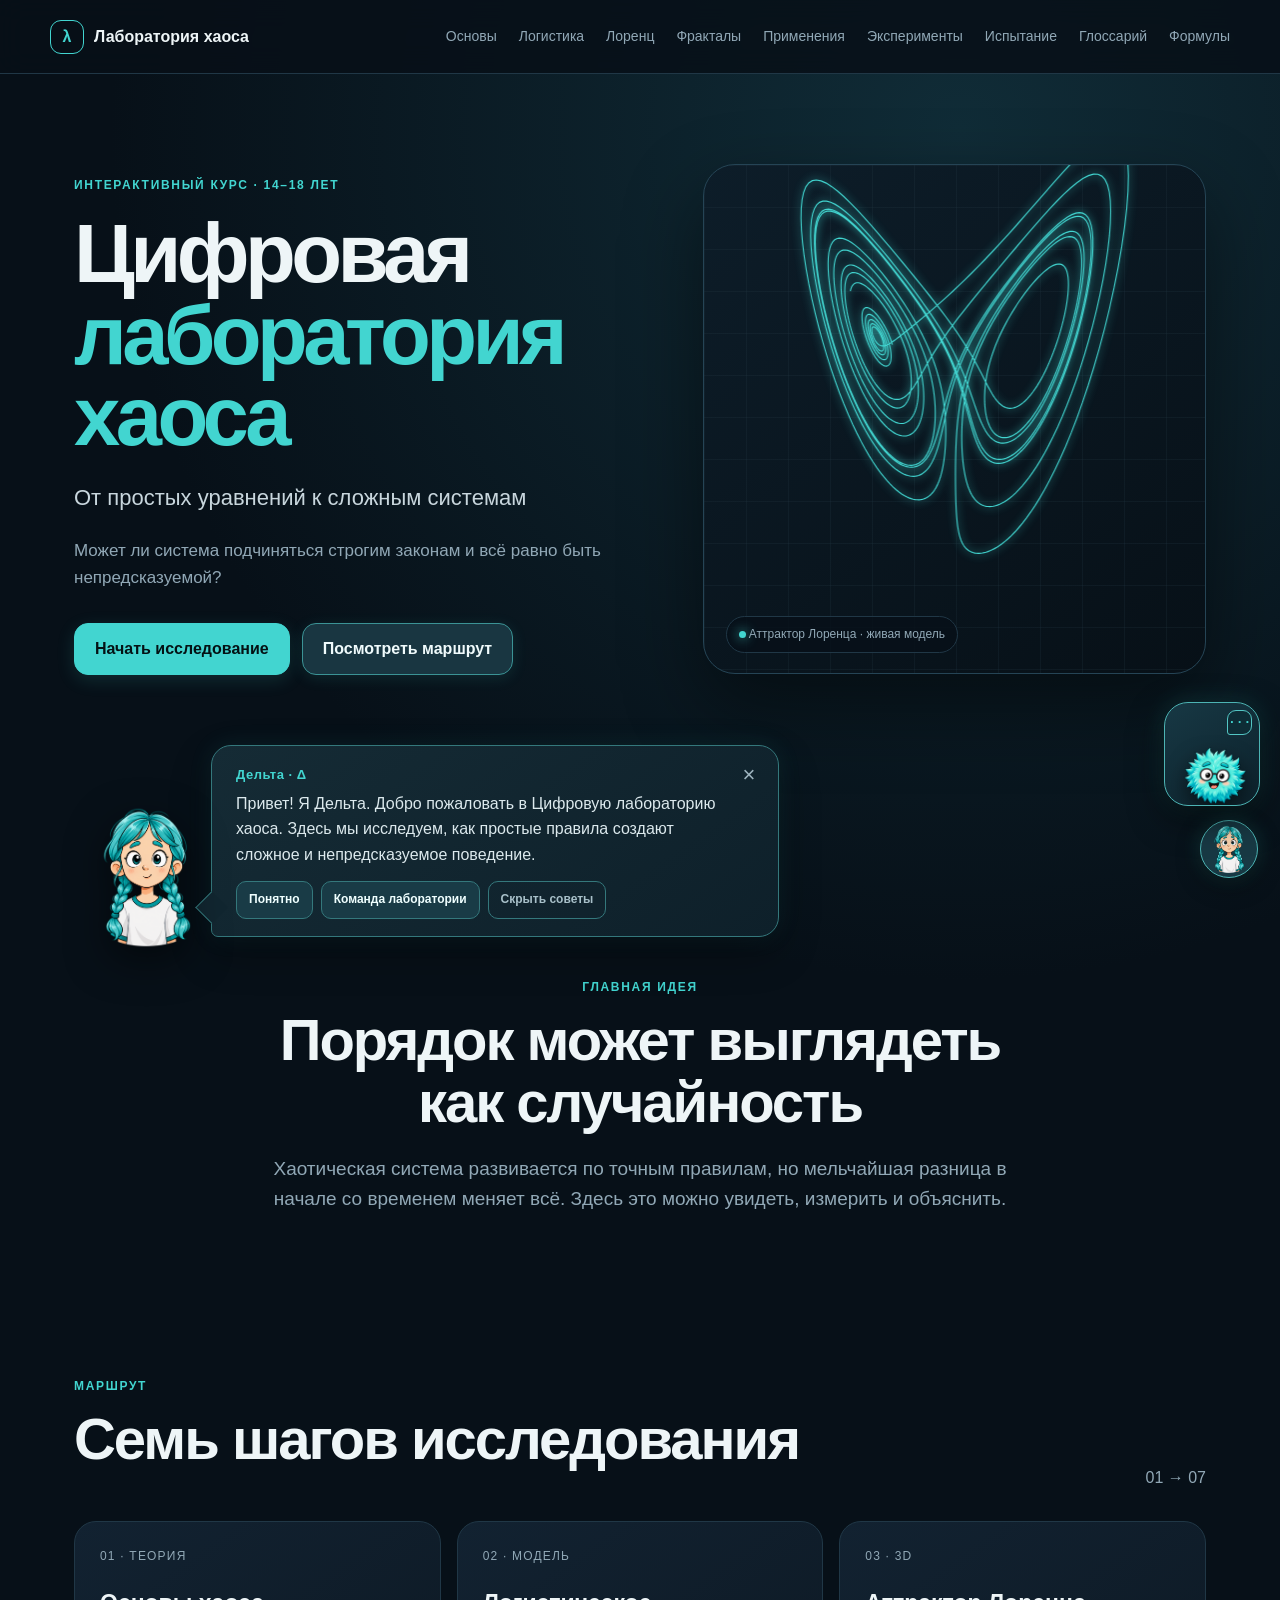
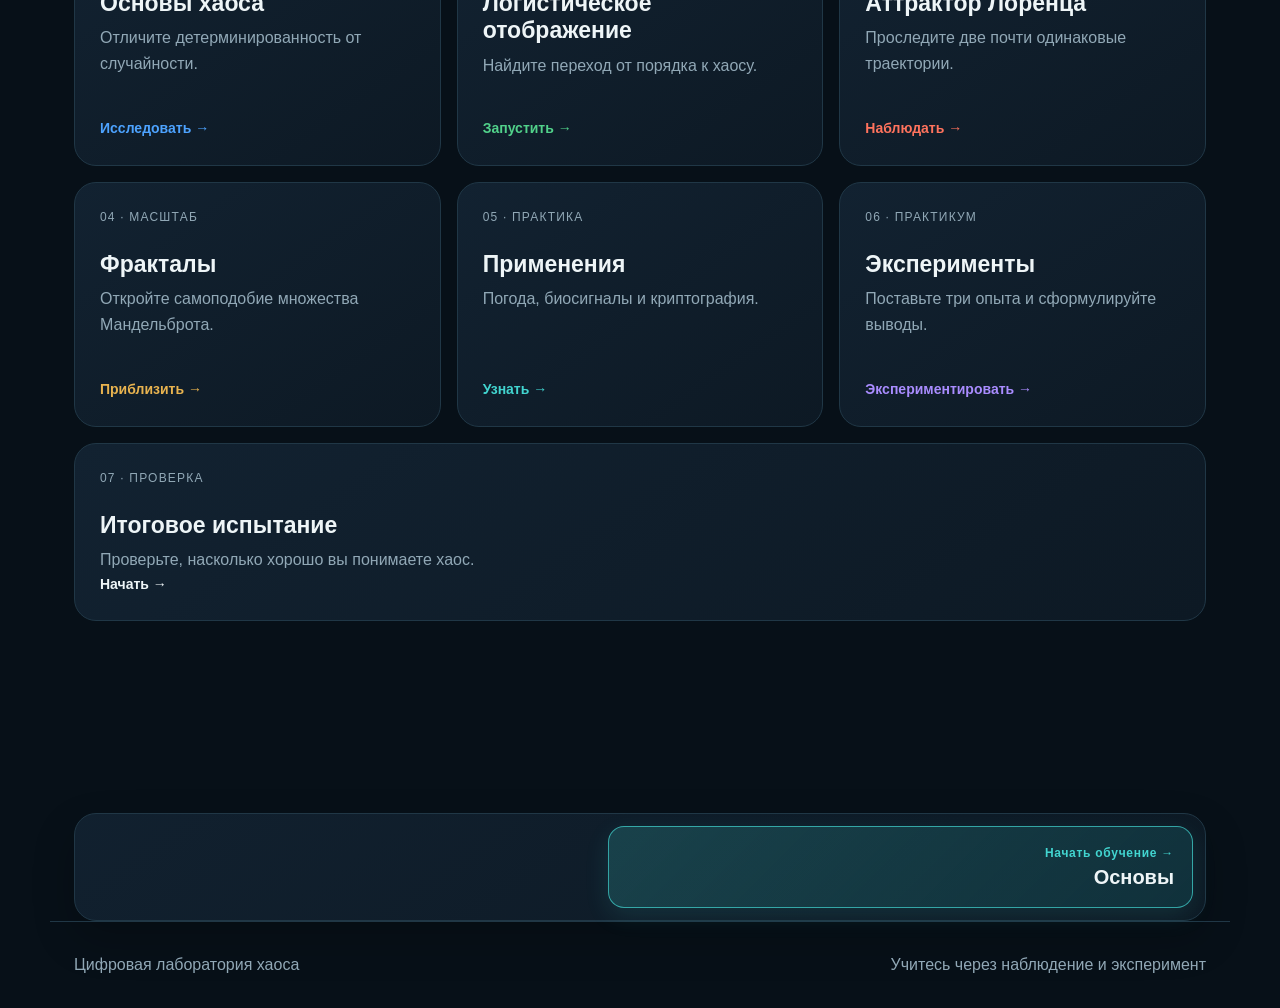
<file: index.html>
<!doctype html>
<html lang="ru">
<head>
  <meta charset="UTF-8"><meta name="viewport" content="width=device-width,initial-scale=1">
  <meta name="description" content="Интерактивная образовательная лаборатория по теории хаоса">
  <title>Цифровая лаборатория хаоса</title>
  <link rel="stylesheet" href="css/style.css">
</head>
<body data-page="home">
  <header class="site-header"><a class="brand" href="index.html"><span class="brand-mark">λ</span><span>Лаборатория хаоса</span></a><button class="menu-toggle" aria-label="Открыть меню" aria-expanded="false">Меню</button><nav class="nav" aria-label="Основная навигация"><a href="pages/basics.html">Основы</a><a href="pages/logistic.html">Логистика</a><a href="pages/lorenz.html">Лоренц</a><a href="pages/fractal.html">Фракталы</a><a href="pages/applications.html">Применения</a><a href="pages/experiments.html">Эксперименты</a><a href="pages/quiz.html">Испытание</a></nav></header>
  <main>
    <section class="hero">
      <div class="hero-copy"><p class="eyebrow">Интерактивный курс · 14–18 лет</p><h1>Цифровая<br><span>лаборатория хаоса</span></h1><p class="lead">От простых уравнений к сложным системам</p><p class="question">Может ли система подчиняться строгим законам и всё равно быть непредсказуемой?</p><div class="actions"><a class="button primary" href="pages/basics.html">Начать исследование</a><a class="button secondary" href="#route">Посмотреть маршрут</a></div></div>
      <div class="visual-card"><canvas id="lorenz-canvas" aria-label="Анимированная проекция аттрактора Лоренца"></canvas><div class="visual-label"><span class="status-dot"></span> Аттрактор Лоренца · живая модель</div></div>
    </section>
    <section class="intro"><p class="eyebrow">Главная идея</p><h2>Порядок может выглядеть как случайность</h2><p>Хаотическая система развивается по точным правилам, но мельчайшая разница в начале со временем меняет всё. Здесь это можно увидеть, измерить и объяснить.</p></section>
    <section class="section" id="route"><div class="section-heading"><div><p class="eyebrow">Маршрут</p><h2>Семь шагов исследования</h2></div><span class="progress-label">01 → 07</span></div><div class="card-grid">
      <a class="topic-card blue" href="pages/basics.html"><span>01 · Теория</span><h3>Основы хаоса</h3><p>Отличите детерминированность от случайности.</p><b>Исследовать →</b></a>
      <a class="topic-card green" href="pages/logistic.html"><span>02 · Модель</span><h3>Логистическое отображение</h3><p>Найдите переход от порядка к хаосу.</p><b>Запустить →</b></a>
      <a class="topic-card red" href="pages/lorenz.html"><span>03 · 3D</span><h3>Аттрактор Лоренца</h3><p>Проследите две почти одинаковые траектории.</p><b>Наблюдать →</b></a>
      <a class="topic-card ochre" href="pages/fractal.html"><span>04 · Масштаб</span><h3>Фракталы</h3><p>Откройте самоподобие множества Мандельброта.</p><b>Приблизить →</b></a>
      <a class="topic-card cyan" href="pages/applications.html"><span>05 · Практика</span><h3>Применения</h3><p>Погода, биосигналы и криптография.</p><b>Узнать →</b></a>
      <a class="topic-card violet" href="pages/experiments.html"><span>06 · Практикум</span><h3>Эксперименты</h3><p>Поставьте три опыта и сформулируйте выводы.</p><b>Экспериментировать →</b></a>
      <a class="topic-card final" href="pages/quiz.html"><span>07 · Проверка</span><h3>Итоговое испытание</h3><p>Проверьте, насколько хорошо вы понимаете хаос.</p><b>Начать →</b></a>
    </div></section>
  </main>
  <footer><span>Цифровая лаборатория хаоса</span><span>Учитесь через наблюдение и эксперимент</span></footer>
  <script src="js/common.js"></script><script src="js/home.js"></script>
</body></html>
</file>
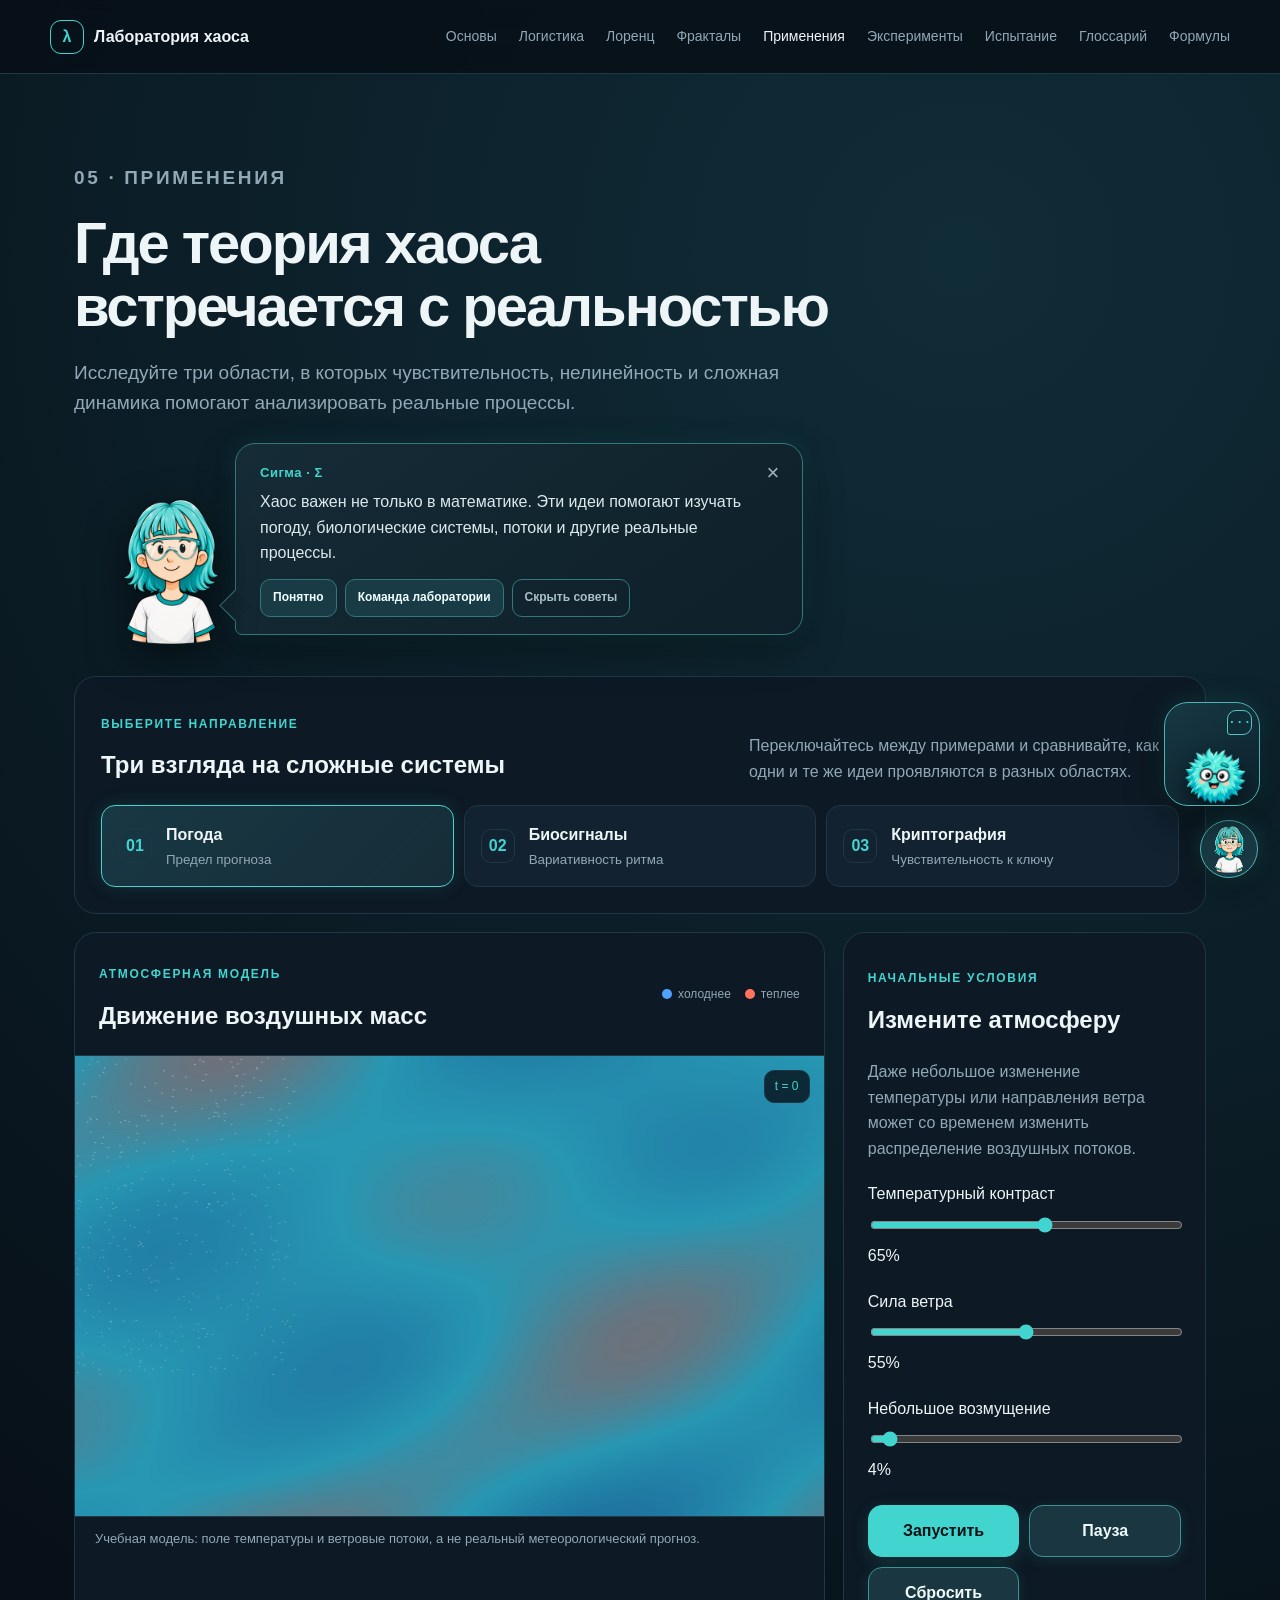
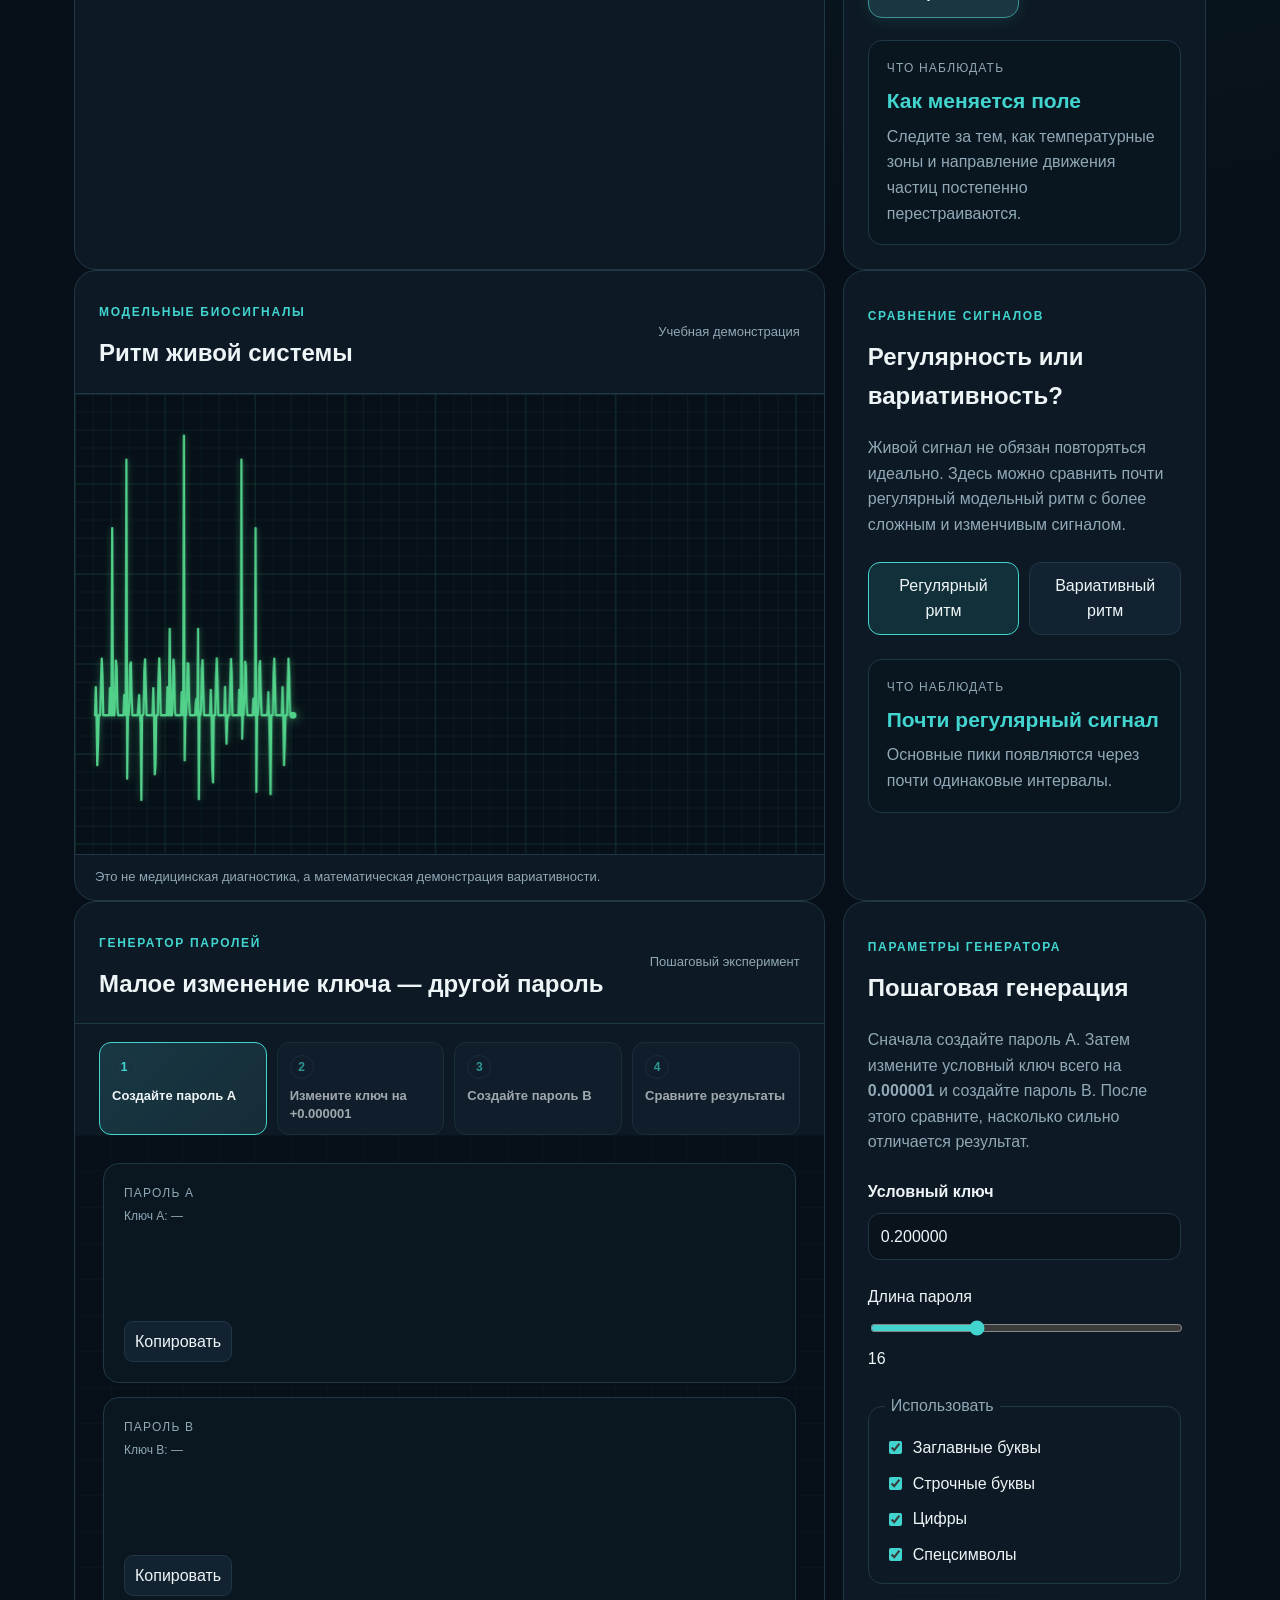
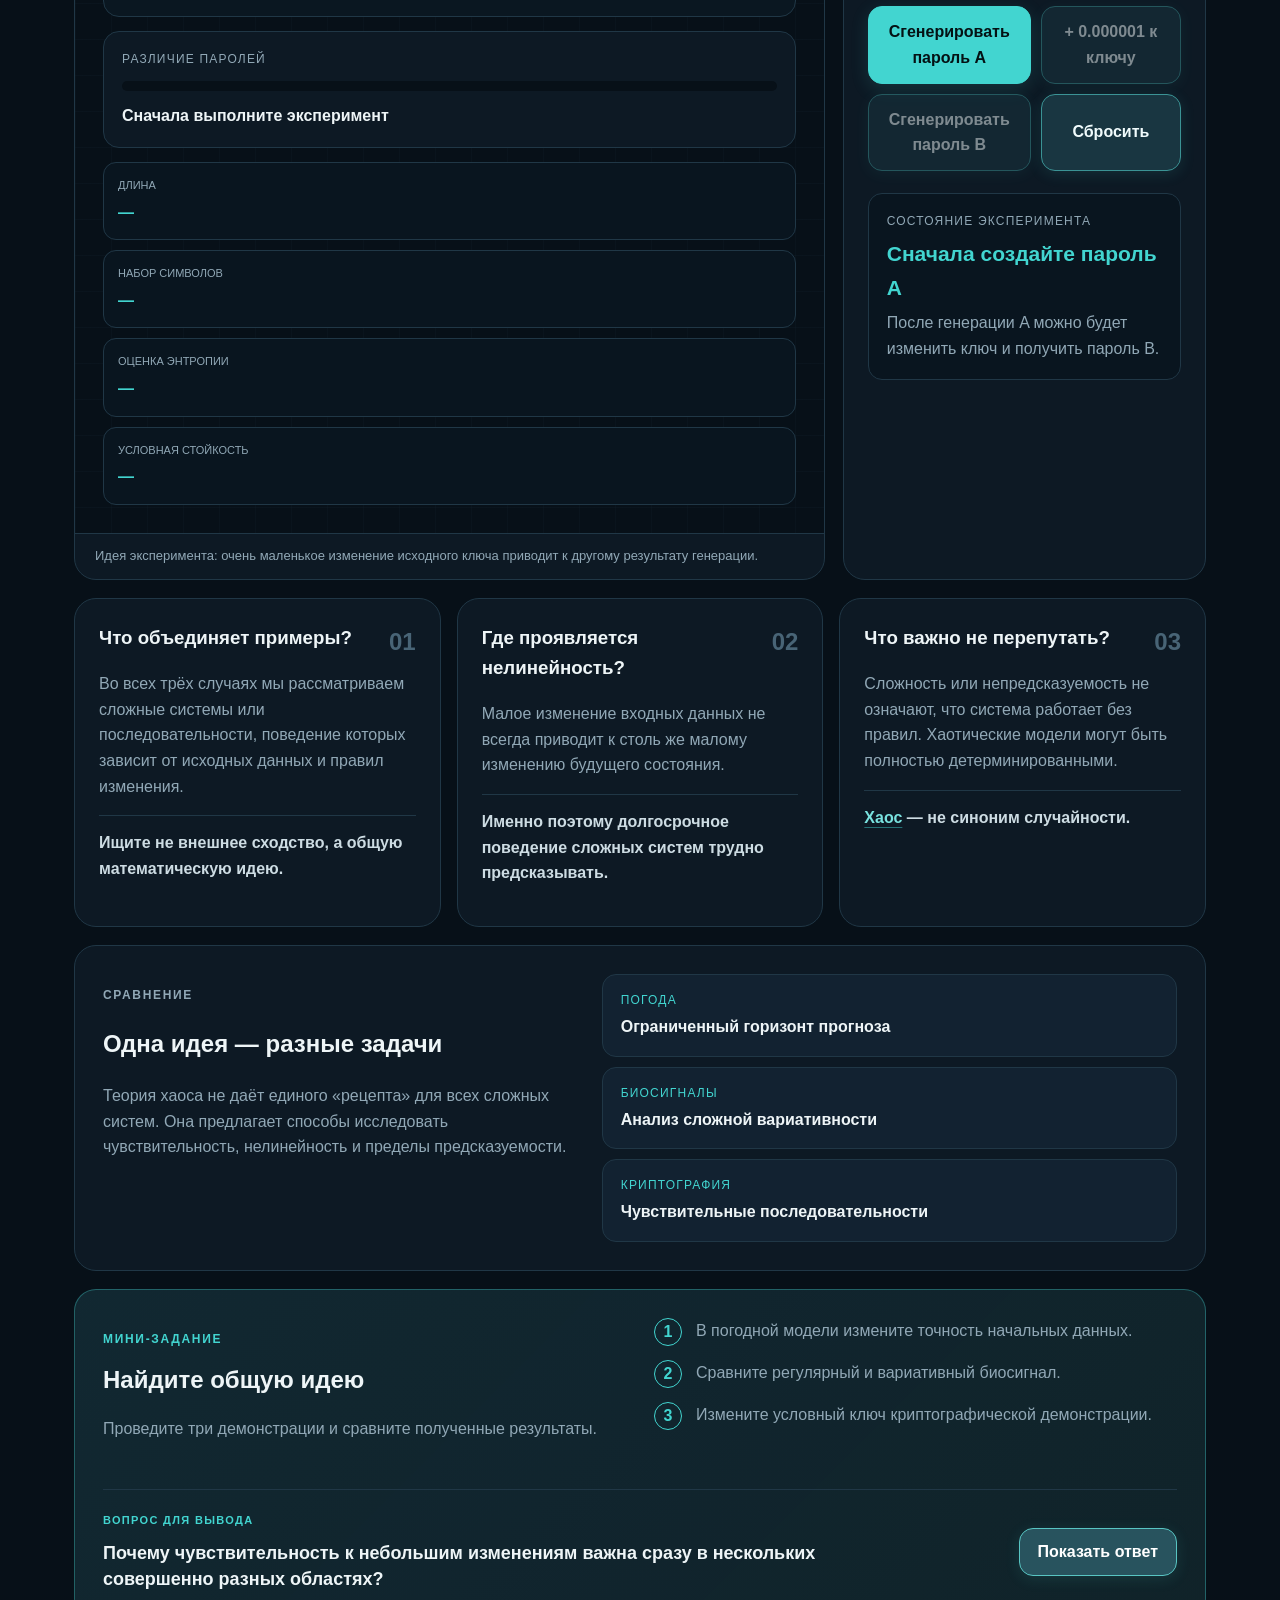
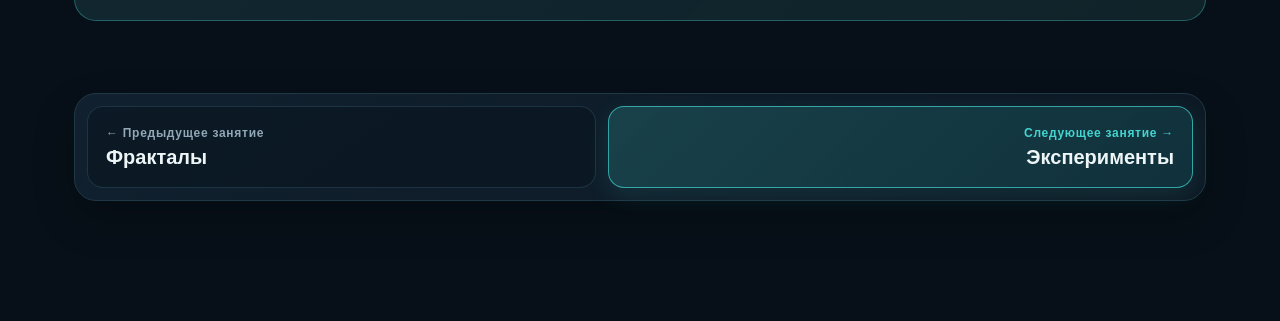
<file: pages/applications.html>
<!doctype html>
<html lang="ru">
<head>
  <meta charset="UTF-8">
  <meta name="viewport" content="width=device-width,initial-scale=1">

  <meta
    name="description"
    content="Интерактивные демонстрации применения идей теории хаоса">

  <title>Применения теории хаоса — Лаборатория</title>

  <link rel="stylesheet" href="../css/style.css">
  <link rel="stylesheet" href="../css/applications.css">
  <link rel="stylesheet" href="../css/conclusion.css">
</head>

<body>

<header class="site-header">

  <a class="brand" href="../index.html">
    <span class="brand-mark">λ</span>
    <span>Лаборатория хаоса</span>
  </a>

  <button
    class="menu-toggle"
    aria-label="Открыть меню"
    aria-expanded="false">
    Меню
  </button>

  <nav class="nav">

    <a href="basics.html">Основы</a>
    <a href="logistic.html">Логистика</a>
    <a href="lorenz.html">Лоренц</a>
    <a href="fractal.html">Фракталы</a>

    <a class="active" href="applications.html">
      Применения
    </a>

    <a href="experiments.html">Эксперименты</a>
    <a href="quiz.html">Испытание</a>
    <a href="glossary.html">Глоссарий</a>
    <a href="formulas.html">Формулы</a>

  </nav>

</header>


<main class="page-main applications-page">


  <!-- HERO -->

  <section class="page-hero">

    <p class="eyebrow">
      05 · Применения
    </p>

    <h1>
      Где теория хаоса встречается с реальностью
    </h1>

    <p>
      Исследуйте три области, в которых чувствительность,
      нелинейность и сложная динамика помогают анализировать
      реальные процессы.
    </p>

  </section>



  <!-- ВЫБОР ОБЛАСТИ -->

  <section class="application-selector">

    <div class="selector-head">

      <div>

        <p class="eyebrow">
          Выберите направление
        </p>

        <h2>
          Три взгляда на сложные системы
        </h2>

      </div>

      <p>
        Переключайтесь между примерами и сравнивайте,
        как одни и те же идеи проявляются в разных областях.
      </p>

    </div>


    <div
      class="application-tabs"
      role="tablist"
      aria-label="Области применения">


      <button
        class="application-tab active"
        type="button"
        data-application="weather"
        role="tab"
        aria-selected="true">

        <span class="tab-number">01</span>

        <span>
          <strong>Погода</strong>
          <small>Предел прогноза</small>
        </span>

      </button>


      <button
        class="application-tab"
        type="button"
        data-application="bio"
        role="tab"
        aria-selected="false">

        <span class="tab-number">02</span>

        <span>
          <strong>Биосигналы</strong>
          <small>Вариативность ритма</small>
        </span>

      </button>


      <button
        class="application-tab"
        type="button"
        data-application="crypto"
        role="tab"
        aria-selected="false">

        <span class="tab-number">03</span>

        <span>
          <strong>Криптография</strong>
          <small>Чувствительность к ключу</small>
        </span>

      </button>

    </div>

  </section>



  <!-- ======================================= -->
  <!-- ПОГОДА -->
  <!-- ======================================= -->

  <section
  class="application-lab active"
  id="application-weather"
  data-panel="weather">

  <div class="application-stage weather-stage">

    <div class="stage-head">

      <div>
        <p class="eyebrow">Атмосферная модель</p>
        <h2>Движение воздушных масс</h2>
      </div>

      <div class="weather-legend">
        <span><i class="temperature-cold"></i> холоднее</span>
        <span><i class="temperature-warm"></i> теплее</span>
      </div>

    </div>

    <div class="weather-map-wrap">

      <canvas
        id="weather-chart"
        aria-label="Модель движения воздушных масс и температурного поля">
      </canvas>

      <div class="weather-overlay">
        <span id="weather-time">t = 0</span>
      </div>

    </div>

    <div class="stage-footer">
      <span>
        Учебная модель: поле температуры и ветровые потоки,
        а не реальный метеорологический прогноз.
      </span>
    </div>

  </div>


  <aside class="application-controls">

    <p class="eyebrow">Начальные условия</p>

    <h2>Измените атмосферу</h2>

    <p class="application-description">
      Даже небольшое изменение температуры или направления ветра
      может со временем изменить распределение воздушных потоков.
    </p>


    <label class="weather-control">
      <span>Температурный контраст</span>

      <input
        id="weather-temperature"
        type="range"
        min="20"
        max="100"
        step="1"
        value="65">

      <output id="weather-temperature-value">65%</output>
    </label>


    <label class="weather-control">
      <span>Сила ветра</span>

      <input
        id="weather-wind"
        type="range"
        min="10"
        max="100"
        step="1"
        value="55">

      <output id="weather-wind-value">55%</output>
    </label>


    <label class="weather-control">
      <span>Небольшое возмущение</span>

      <input
        id="weather-perturbation"
        type="range"
        min="0"
        max="100"
        step="1"
        value="4">

      <output id="weather-perturbation-value">4%</output>
    </label>


    <div class="application-actions">

      <button
        class="button primary"
        id="weather-run">
        Запустить
      </button>

      <button
        class="button secondary"
        id="weather-pause">
        Пауза
      </button>

      <button
        class="button secondary"
        id="weather-reset">
        Сбросить
      </button>

    </div>


    <div class="application-result">

      <span>Что наблюдать</span>

      <strong>
        Как меняется поле
      </strong>

      <p>
        Следите за тем, как температурные зоны и направление движения
        частиц постепенно перестраиваются.
      </p>

    </div>

  </aside>

</section>



  <!-- ======================================= -->
  <!-- БИОСИГНАЛЫ -->
  <!-- ======================================= -->

  <section
    class="application-lab"
    id="application-bio"
    data-panel="bio"
    hidden>


    <div class="application-stage">

      <div class="stage-head">

        <div>

          <p class="eyebrow">
            Модельные биосигналы
          </p>

          <h2>
            Ритм живой системы
          </h2>

        </div>


        <span class="stage-note">
          Учебная демонстрация
        </span>

      </div>


      <canvas
        id="bio-chart"
        aria-label="Сравнение регулярного и вариативного модельных ритмов">
      </canvas>


      <div class="stage-footer">

        <span>
          Это не медицинская диагностика,
          а математическая демонстрация вариативности.
        </span>

      </div>

    </div>



    <aside class="application-controls">

      <p class="eyebrow">
        Сравнение сигналов
      </p>

      <h2>
        Регулярность или вариативность?
      </h2>


      <p class="application-description">

        Живой сигнал не обязан повторяться идеально.

        Здесь можно сравнить почти регулярный модельный ритм
        с более сложным и изменчивым сигналом.

      </p>


      <div class="bio-mode-buttons">

        <button
          class="signal-mode active"
          type="button"
          data-mode="regular">

          Регулярный ритм

        </button>

        <button
          class="signal-mode"
          type="button"
          data-mode="variable">

          Вариативный ритм

        </button>

      </div>


      <div class="application-result">

        <span>
          Что наблюдать
        </span>

        <strong id="bio-state">
          Почти регулярный сигнал
        </strong>

        <p id="bio-description">

          Интервалы между пиками изменяются очень мало.

        </p>

      </div>

    </aside>

  </section>



  <!-- ======================================= -->
  <!-- КРИПТОГРАФИЯ -->
  <!-- ======================================= -->

  <section
  class="application-lab"
  id="application-crypto"
  data-panel="crypto"
  hidden>

  <div class="application-stage crypto-stage">

    <div class="stage-head">

      <div>
        <p class="eyebrow">Генератор паролей</p>
        <h2>Малое изменение ключа — другой пароль</h2>
      </div>

      <span class="stage-note">
        Пошаговый эксперимент
      </span>

    </div>


    <div class="crypto-steps" id="crypto-steps">
      <div class="crypto-step active" id="crypto-step-1">
        <span>1</span>
        <strong>Создайте пароль A</strong>
      </div>

      <div class="crypto-step" id="crypto-step-2">
        <span>2</span>
        <strong>Измените ключ на +0.000001</strong>
      </div>

      <div class="crypto-step" id="crypto-step-3">
        <span>3</span>
        <strong>Создайте пароль B</strong>
      </div>

      <div class="crypto-step" id="crypto-step-4">
        <span>4</span>
        <strong>Сравните результаты</strong>
      </div>
    </div>


    <div class="password-lab">

      <div class="password-output-card">
        <span>Пароль A</span>
        <small id="crypto-key-a">Ключ A: —</small>

        <div class="password-reel" id="password-a"></div>

        <button
          class="password-copy"
          id="copy-password-a"
          type="button">
          Копировать
        </button>
      </div>


      <div class="password-output-card">
        <span>Пароль B</span>
        <small id="crypto-key-b">Ключ B: —</small>

        <div class="password-reel" id="password-b"></div>

        <button
          class="password-copy"
          id="copy-password-b"
          type="button">
          Копировать
        </button>
      </div>


      <div class="password-difference">
        <span>Различие паролей</span>

        <div class="difference-bar">
          <i id="password-difference-bar"></i>
        </div>

        <strong id="password-difference-value">
          Сначала выполните эксперимент
        </strong>
      </div>


      <div class="password-strength-grid">

        <article>
          <span>Длина</span>
          <strong id="password-length">—</strong>
        </article>

        <article>
          <span>Набор символов</span>
          <strong id="password-alphabet">—</strong>
        </article>

        <article>
          <span>Оценка энтропии</span>
          <strong id="password-entropy">—</strong>
        </article>

        <article>
          <span>Условная стойкость</span>
          <strong id="password-strength">—</strong>
        </article>

      </div>

    </div>


    <div class="stage-footer">
      <span>
        Идея эксперимента: очень маленькое изменение исходного ключа
        приводит к другому результату генерации.
      </span>
    </div>

  </div>


  <aside class="application-controls">

    <p class="eyebrow">Параметры генератора</p>

    <h2>Пошаговая генерация</h2>

    <p class="application-description">
      Сначала создайте пароль A. Затем измените условный ключ всего на
      <strong>0.000001</strong> и создайте пароль B. После этого сравните,
      насколько сильно отличается результат.
    </p>


    <label class="crypto-key-control">
      <span>Условный ключ</span>

      <input
        id="crypto-key"
        type="number"
        value="0.200000"
        min="0.000001"
        max="0.999999"
        step="0.000001">
    </label>


    <label class="password-length-control">
      <span>Длина пароля</span>

      <input
        id="password-length-control"
        type="range"
        min="8"
        max="32"
        step="1"
        value="16">

      <output id="password-length-value">16</output>
    </label>


    <fieldset class="password-options">
      <legend>Использовать</legend>

      <label>
        <input id="use-uppercase" type="checkbox" checked>
        Заглавные буквы
      </label>

      <label>
        <input id="use-lowercase" type="checkbox" checked>
        Строчные буквы
      </label>

      <label>
        <input id="use-numbers" type="checkbox" checked>
        Цифры
      </label>

      <label>
        <input id="use-symbols" type="checkbox" checked>
        Спецсимволы
      </label>
    </fieldset>


    <div class="crypto-workflow-actions">

      <button
        class="button primary"
        id="crypto-generate-a">
        Сгенерировать пароль A
      </button>

      <button
        class="button secondary"
        id="crypto-nudge-key">
        + 0.000001 к ключу
      </button>

      <button
        class="button secondary"
        id="crypto-generate-b">
        Сгенерировать пароль B
      </button>

      <button
        class="button secondary"
        id="crypto-reset">
        Сбросить
      </button>

    </div>


    <div class="application-result">
      <span>Состояние эксперимента</span>
      <strong id="crypto-status">Сначала создайте пароль A</strong>
      <p id="crypto-status-text">
        После генерации A можно будет изменить ключ и получить пароль B.
      </p>
    </div>

  </aside>

</section>



  <!-- ТРИ ОБЪЯСНЯЮЩИЕ КАРТОЧКИ -->

  <section class="content-row application-cards">


    <article class="content-card">

      <span class="card-number">
        01
      </span>

      <h3>
        Что объединяет примеры?
      </h3>

      <p>

        Во всех трёх случаях мы рассматриваем сложные системы
        или последовательности, поведение которых зависит
        от исходных данных и правил изменения.

      </p>

      <p class="card-prompt">

        Ищите не внешнее сходство,
        а общую математическую идею.

      </p>

    </article>



    <article class="content-card">

      <span class="card-number">
        02
      </span>

      <h3>
        Где проявляется нелинейность?
      </h3>

      <p>

        Малое изменение входных данных не всегда приводит
        к столь же малому изменению будущего состояния.

      </p>

      <p class="card-prompt">

        Именно поэтому долгосрочное поведение
        сложных систем трудно предсказывать.

      </p>

    </article>



    <article class="content-card">

      <span class="card-number">
        03
      </span>

      <h3>
        Что важно не перепутать?
      </h3>

      <p>

        Сложность или непредсказуемость не означают,
        что система работает без правил.

        Хаотические модели могут быть полностью
        детерминированными.

      </p>

      <p class="card-prompt">

        Хаос — не синоним случайности.

      </p>

    </article>


  </section>



  <!-- СРАВНЕНИЕ -->

  <section class="application-summary">

    <div>

      <p class="eyebrow">
        Сравнение
      </p>

      <h2>
        Одна идея — разные задачи
      </h2>

      <p>

        Теория хаоса не даёт единого «рецепта»
        для всех сложных систем.

        Она предлагает способы исследовать
        чувствительность, нелинейность
        и пределы предсказуемости.

      </p>

    </div>


    <div class="application-summary-grid">


      <article>

        <span>
          Погода
        </span>

        <strong>
          Ограниченный горизонт прогноза
        </strong>

      </article>


      <article>

        <span>
          Биосигналы
        </span>

        <strong>
          Анализ сложной вариативности
        </strong>

      </article>


      <article>

        <span>
          Криптография
        </span>

        <strong>
          Чувствительные последовательности
        </strong>

      </article>


    </div>

  </section>



  <!-- МИНИ-ЗАДАНИЕ -->

  <section class="try-it applications-task">


    <div>

      <p class="mini-task-label">
        Мини-задание
      </p>

      <h2>
        Найдите общую идею
      </h2>

      <p>

        Проведите три демонстрации
        и сравните полученные результаты.

      </p>

    </div>



    <div class="task-steps">

      <span>1</span>

      <p>
        В погодной модели измените точность начальных данных.
      </p>


      <span>2</span>

      <p>
        Сравните регулярный и вариативный биосигнал.
      </p>


      <span>3</span>

      <p>
        Измените условный ключ криптографической демонстрации.
      </p>

    </div>



    <div class="task-question conclusion-question">


      <div>

        <span>
          Вопрос для вывода
        </span>

        <strong>

          Почему чувствительность к небольшим изменениям
          важна сразу в нескольких совершенно разных областях?

        </strong>

      </div>


      <button
        class="button secondary conclusion-toggle"
        type="button"
        aria-expanded="false">

        Показать ответ

      </button>


      <div
        class="conclusion-answer"
        hidden>

        <span>
          Ответ и пояснение
        </span>

        <p>

          Потому что многие сложные процессы зависят
          не только от правил системы,
          но и от её текущего состояния.

          Если система чувствительна к начальным условиям,
          даже небольшое изменение исходных данных
          может со временем заметно изменить результат.

          Поэтому при исследовании таких систем важно учитывать
          точность измерений, пределы прогноза
          и устойчивость получаемых результатов.

        </p>

      </div>


    </div>

  </section>


</main>


<script src="../js/common.js"></script>
<script src="../js/applications.js"></script>
<script src="../js/conclusion.js"></script>
<script src="../js/term-links.js"></script>

</body>
</html>
</file>
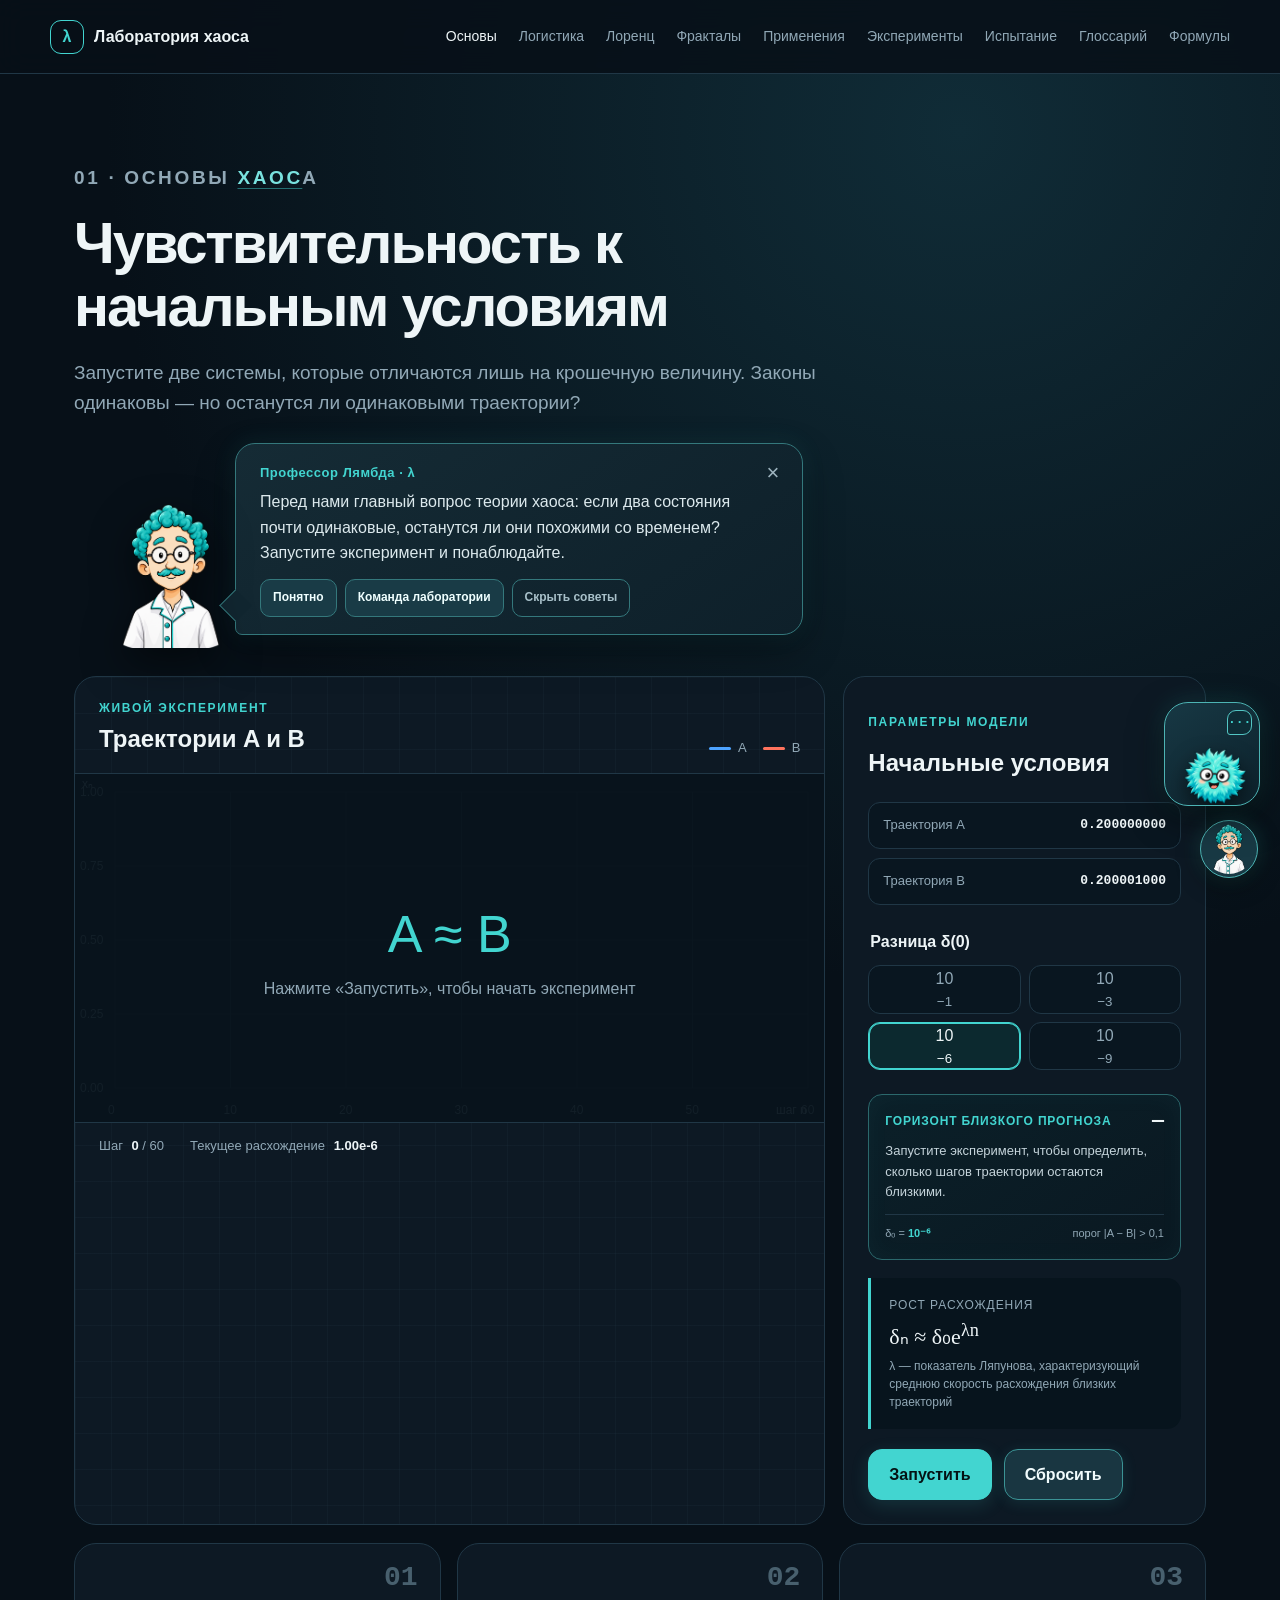
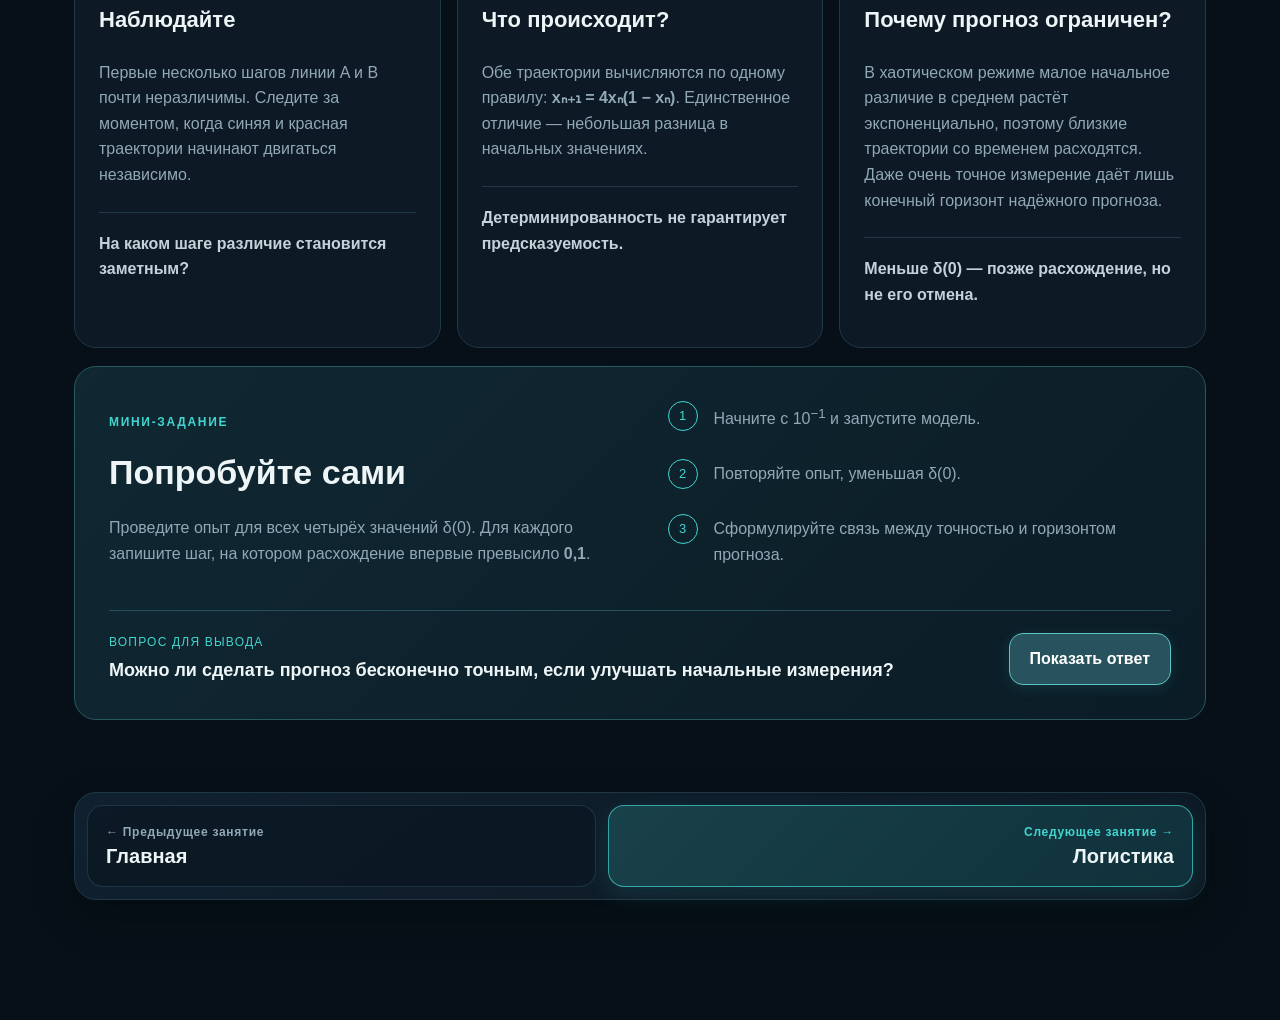
<file: pages/basics.html>
<!doctype html><html lang="ru"><head><meta charset="UTF-8"><meta name="viewport" content="width=device-width,initial-scale=1"><meta name="description" content="Интерактивный эксперимент чувствительности хаотической системы к начальным условиям"><title>Чувствительность к начальным условиям — Лаборатория</title><link rel="stylesheet" href="../css/style.css"><link rel="stylesheet" href="../css/basics.css"><link rel="stylesheet" href="../css/conclusion.css"></head><body>
<header class="site-header"><a class="brand" href="../index.html"><span class="brand-mark">λ</span><span>Лаборатория хаоса</span></a><button class="menu-toggle" aria-label="Открыть меню" aria-expanded="false">Меню</button><nav class="nav" aria-label="Основная навигация"><a href="basics.html">Основы</a><a href="logistic.html">Логистика</a><a href="lorenz.html">Лоренц</a><a href="fractal.html">Фракталы</a><a href="applications.html">Применения</a><a href="experiments.html">Эксперименты</a><a href="quiz.html">Испытание</a></nav></header>
<main class="page-main basics-page"><section class="page-hero"><p class="eyebrow">01 · Основы хаоса</p><h1>Чувствительность к начальным условиям</h1><p>Запустите две системы, которые отличаются лишь на крошечную величину. Законы одинаковы — но останутся ли одинаковыми траектории?</p></section>
<section class="lab-layout sensitivity-lab" aria-labelledby="experiment-title"><div class="lab-panel chart-panel"><div class="chart-head"><div><p class="eyebrow" id="experiment-title">Живой эксперимент</p><h2>Траектории A и B</h2></div><div class="chart-legend" aria-label="Легенда графика"><span><i class="legend-a"></i>A</span><span><i class="legend-b"></i>B</span></div></div><div class="chart-wrap"><canvas id="sensitivity-chart" role="img" aria-label="График двух динамических траекторий A и B"></canvas><div class="chart-empty" id="chart-empty"><strong>A ≈ B</strong><span>Нажмите «Запустить», чтобы начать эксперимент</span></div></div><div class="chart-stats" aria-live="polite"><span>Шаг <b id="step-value">0</b> / 60</span><span>Текущее расхождение <b id="delta-value">0</b></span></div></div>
<aside class="control-panel"><p class="eyebrow">Параметры модели</p><h2>Начальные условия</h2><div class="initial-values"><div><span>Траектория A</span><strong id="value-a">0.200000000</strong></div><div><span>Траектория B</span><strong id="value-b">0.200001000</strong></div></div><fieldset class="delta-control"><legend>Разница δ(0)</legend><div class="delta-options"><label><input type="radio" name="delta" value="1e-1"><span>10<sup>−1</sup></span></label><label><input type="radio" name="delta" value="1e-3"><span>10<sup>−3</sup></span></label><label><input type="radio" name="delta" value="1e-6" checked><span>10<sup>−6</sup></span></label><label><input type="radio" name="delta" value="1e-9"><span>10<sup>−9</sup></span></label></div></fieldset><div class="forecast-horizon" id="forecast-horizon">
  <div class="forecast-horizon-head">
    <span>Горизонт близкого прогноза</span>
    <strong id="horizon-value">—</strong>
  </div>

  <p id="horizon-text">
    Запустите эксперимент, чтобы определить, сколько шагов траектории остаются близкими.
  </p>

  <div class="forecast-horizon-meta">
    <span>δ₀ = <b id="horizon-delta">10⁻⁶</b></span>
    <span>порог |A − B| &gt; 0,1</span>
  </div>
</div><a class="formula-link" href="formulas.html#trajectory-divergence" aria-label="Подробнее о формуле расхождения близких траекторий"><div class="formula formula-large"><span>Рост расхождения</span>δₙ ≈ δ₀e<sup>λn</sup><small>λ — показатель Ляпунова, характеризующий среднюю скорость расхождения близких траекторий</small></div></a><div class="actions lab-actions"><button class="button primary" id="start-experiment">Запустить</button><button class="button secondary" id="reset-experiment">Сбросить</button></div></aside></section>
<section class="content-row explanation-row"><article class="content-card"><span class="card-number">01</span><h3>Наблюдайте</h3><p id="observation-text">Первые несколько шагов линии A и B почти неразличимы. Следите за моментом, когда синяя и красная траектории начинают двигаться независимо.</p><p class="card-prompt">На каком шаге различие становится заметным?</p></article><article class="content-card"><span class="card-number">02</span><h3>Что происходит?</h3><p>Обе траектории вычисляются по одному правилу: <b>xₙ₊₁ = 4xₙ(1 − xₙ)</b>. Единственное отличие — небольшая разница в начальных значениях.</p><p class="card-prompt">Детерминированность не гарантирует предсказуемость.</p></article><article class="content-card"><span class="card-number">03</span><h3>Почему прогноз ограничен?</h3><p>В хаотическом режиме малое начальное различие в среднем растёт экспоненциально, поэтому близкие траектории со временем расходятся. Даже очень точное измерение даёт лишь конечный горизонт надёжного прогноза.</p><p class="card-prompt">Меньше δ(0) — позже расхождение, но не его отмена.</p></article></section>
<section class="try-it"><div><p class="mini-task-label">Мини-задание</p><h2>Попробуйте сами</h2><p>Проведите опыт для всех четырёх значений δ(0). Для каждого запишите шаг, на котором расхождение впервые превысило <strong>0,1</strong>.</p></div><div class="task-steps"><span>1</span><p>Начните с 10<sup>−1</sup> и запустите модель.</p><span>2</span><p>Повторяйте опыт, уменьшая δ(0).</p><span>3</span><p>Сформулируйте связь между точностью и горизонтом прогноза.</p></div><div class="task-question conclusion-question"><div><span>Вопрос для вывода</span><strong>Можно ли сделать прогноз бесконечно точным, если улучшать начальные измерения?</strong></div><button class="button secondary conclusion-toggle" type="button" aria-expanded="false">Показать ответ</button><div class="conclusion-answer" hidden><span>Ответ и пояснение</span><p>Нет, нельзя. Улучшение начальных измерений увеличивает горизонт надёжного прогноза, но не делает его бесконечным. В хаотической системе даже очень малая неопределённость со временем усиливается, поэтому долгосрочный точный прогноз остаётся невозможным.</p></div></div></section></main>
<script src="../js/common.js"></script><script src="../js/basics.js"></script><script src="../js/conclusion.js"></script><script src="../js/term-links.js"></script></body></html>
</file>
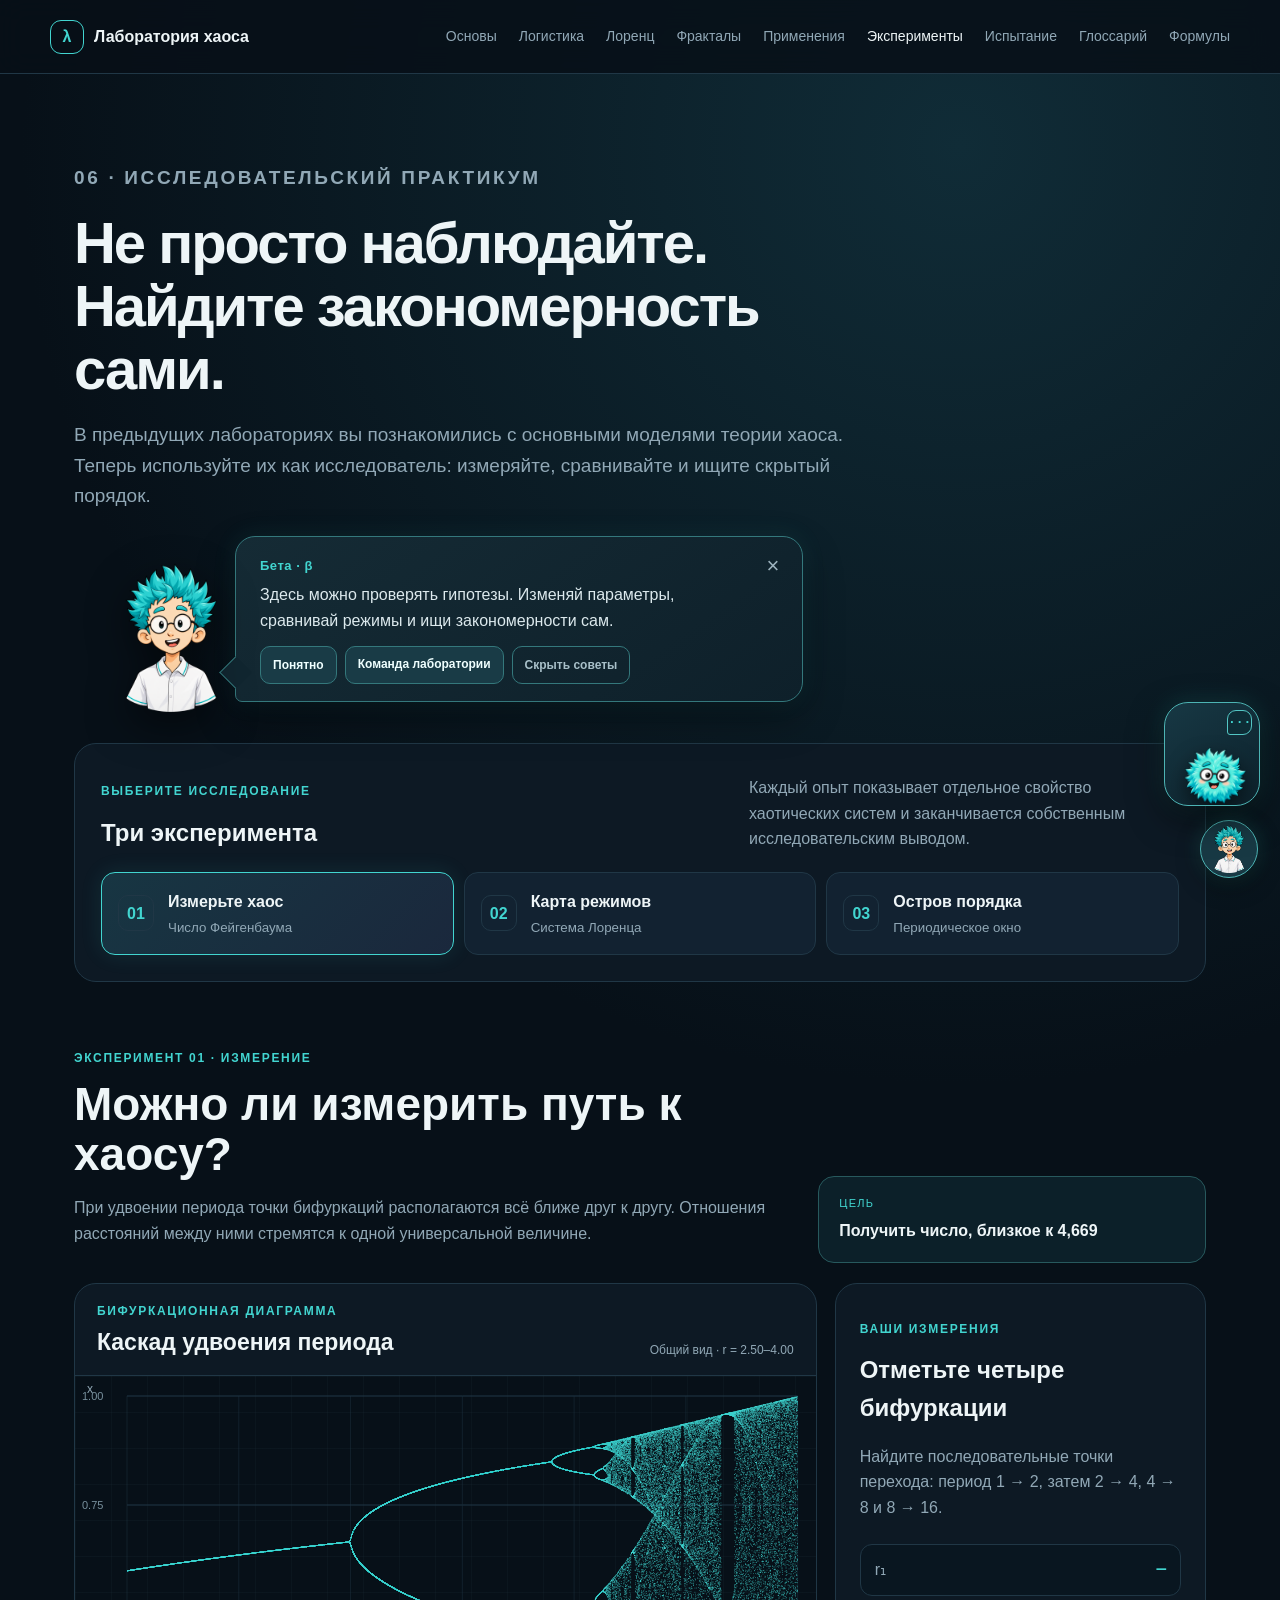
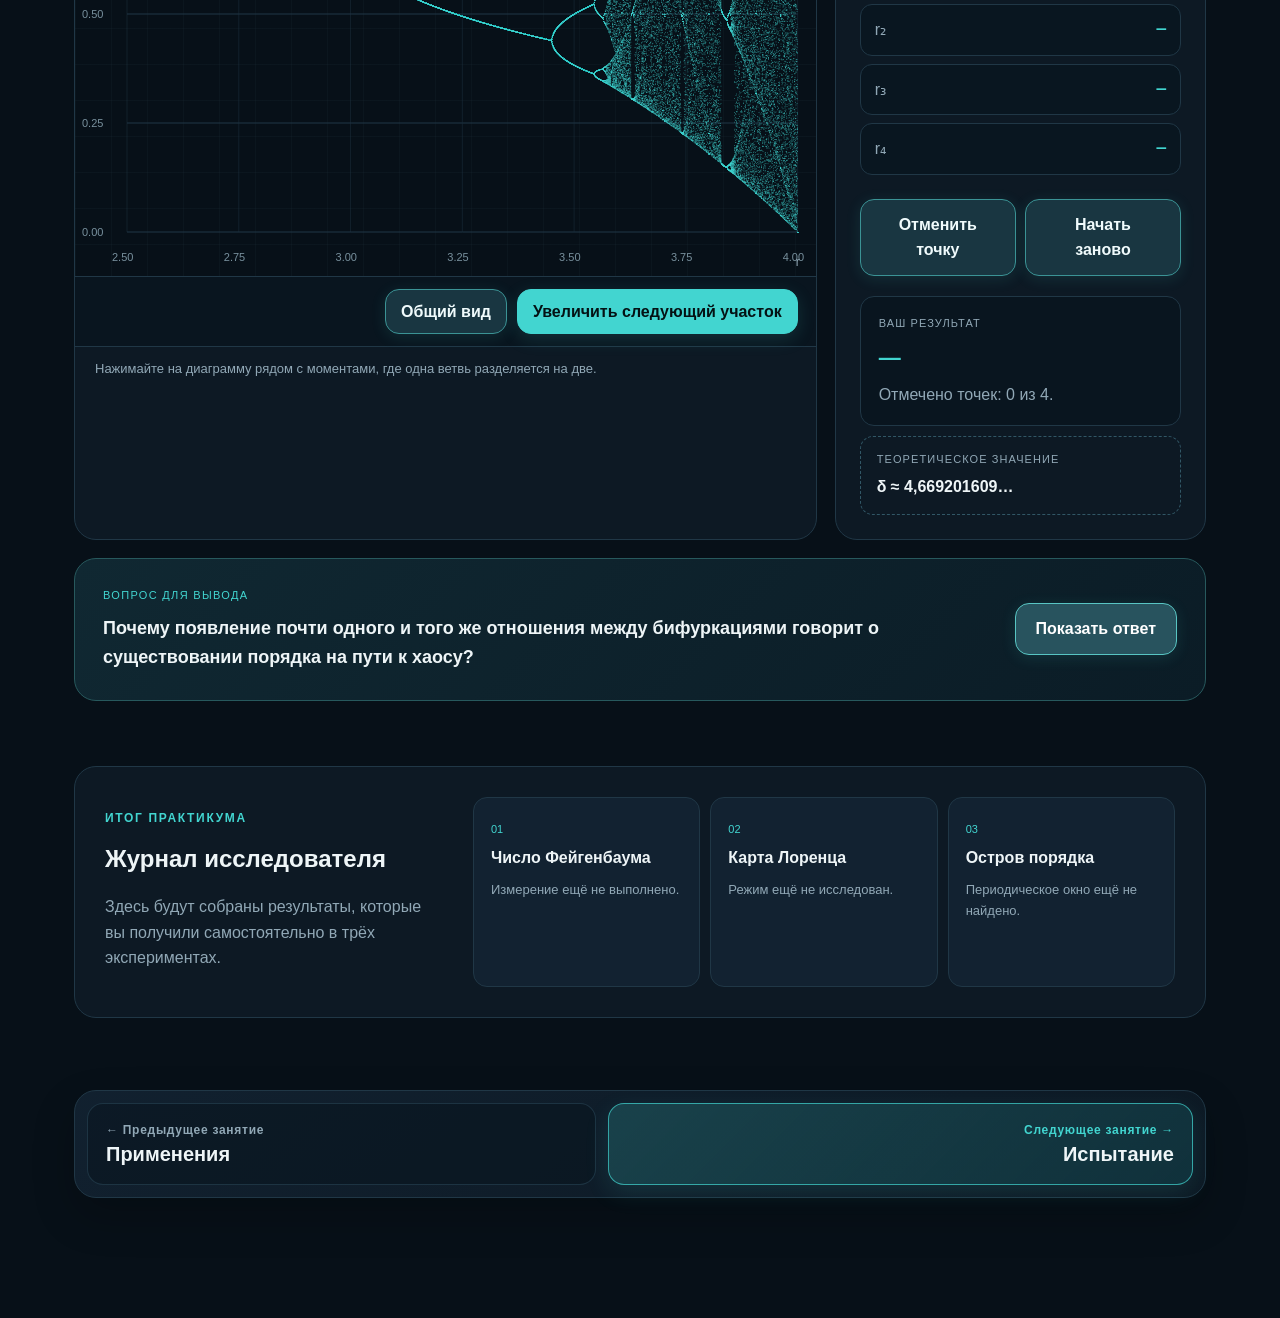
<file: pages/experiments.html>
<!doctype html>
<html lang="ru">

<head>
  <meta charset="UTF-8">

  <meta
    name="viewport"
    content="width=device-width,initial-scale=1">

  <meta
    name="description"
    content="Исследовательский практикум цифровой лаборатории хаоса">

  <title>Эксперименты — Лаборатория хаоса</title>

  <link
    rel="stylesheet"
    href="../css/style.css">

  <link
    rel="stylesheet"
    href="../css/experiments.css">

  <link
    rel="stylesheet"
    href="../css/conclusion.css">
</head>


<body>


<header class="site-header">

  <a
    class="brand"
    href="../index.html">

    <span class="brand-mark">λ</span>

    <span>
      Лаборатория хаоса
    </span>

  </a>


  <button
    class="menu-toggle"
    aria-label="Открыть меню"
    aria-expanded="false">

    Меню

  </button>


  <nav
    class="nav"
    aria-label="Основная навигация">

    <a href="basics.html">
      Основы
    </a>

    <a href="logistic.html">
      Логистика
    </a>

    <a href="lorenz.html">
      Лоренц
    </a>

    <a href="fractal.html">
      Фракталы
    </a>

    <a href="applications.html">
      Применения
    </a>

    <a
      class="active"
      href="experiments.html">

      Эксперименты

    </a>

    <a href="quiz.html">
      Испытание
    </a>

    <a href="glossary.html">
      Глоссарий
    </a>

    <a href="formulas.html">
      Формулы
    </a>

  </nav>

</header>



<main class="page-main experiments-page">


  <!-- =========================================
       ВВЕДЕНИЕ
  ========================================== -->

  <section class="page-hero">

    <p class="eyebrow">
      06 · Исследовательский практикум
    </p>


    <h1>
      Не просто наблюдайте.<br>
      Найдите закономерность сами.
    </h1>


    <p>
      В предыдущих лабораториях вы познакомились
      с основными моделями теории хаоса.
      Теперь используйте их как исследователь:
      измеряйте, сравнивайте и ищите скрытый порядок.
    </p>

  </section>



  <!-- =========================================
       ВЫБОР ЭКСПЕРИМЕНТА
  ========================================== -->

  <section class="experiment-selector">


    <div class="selector-head">

      <div>

        <p class="eyebrow">
          Выберите исследование
        </p>

        <h2>
          Три эксперимента
        </h2>

      </div>


      <p>
        Каждый опыт показывает отдельное свойство
        хаотических систем и заканчивается
        собственным исследовательским выводом.
      </p>

    </div>



    <div
      class="experiment-tabs"
      role="tablist"
      aria-label="Выбор эксперимента">


      <!-- 01 -->

      <button
        class="experiment-tab active"
        type="button"
        data-experiment="feigenbaum"
        aria-selected="true">

        <span class="tab-number">
          01
        </span>


        <span>

          <strong>
            Измерьте хаос
          </strong>

          <small>
            Число Фейгенбаума
          </small>

        </span>

      </button>



      <!-- 02 -->

      <button
        class="experiment-tab"
        type="button"
        data-experiment="lorenz-map"
        aria-selected="false">

        <span class="tab-number">
          02
        </span>


        <span>

          <strong>
            Карта режимов
          </strong>

          <small>
            Система Лоренца
          </small>

        </span>

      </button>



      <!-- 03 -->

      <button
        class="experiment-tab"
        type="button"
        data-experiment="window"
        aria-selected="false">

        <span class="tab-number">
          03
        </span>


        <span>

          <strong>
            Остров порядка
          </strong>

          <small>
            Периодическое окно
          </small>

        </span>

      </button>


    </div>

  </section>



  <!-- ======================================================
       ЭКСПЕРИМЕНТ 01
       ЧИСЛО ФЕЙГЕНБАУМА
  ======================================================= -->

  <section
    class="experiment-panel active"
    id="experiment-feigenbaum"
    data-panel="feigenbaum">


    <div class="experiment-heading">


      <div>

        <p class="eyebrow">
          Эксперимент 01 · Измерение
        </p>


        <h2>
          Можно ли измерить путь к хаосу?
        </h2>


        <p>
          При удвоении периода точки бифуркаций
          располагаются всё ближе друг к другу.
          Отношения расстояний между ними стремятся
          к одной универсальной величине.
        </p>

      </div>


      <div class="experiment-goal">

        <span>
          Цель
        </span>

        <strong>
          Получить число, близкое к 4,669
        </strong>

      </div>


    </div>



    <div class="experiment-layout">


      <!-- ГРАФИК -->

      <div class="experiment-stage">


        <div class="stage-head">

          <div>

            <p class="eyebrow">
              Бифуркационная диаграмма
            </p>

            <h3>
              Каскад удвоения периода
            </h3>

          </div>


          <span class="stage-note" id="feigenbaum-range-label">
  Общий вид · r = 2.50–4.00
</span>

        </div>



        <div class="canvas-shell">

          <canvas
            id="feigenbaum-chart"
            aria-label="Бифуркационная диаграмма для исследования числа Фейгенбаума">
          </canvas>

        </div>
		<div class="feigenbaum-zoom-controls">

  <button
    class="button secondary"
    id="feigenbaum-full-view"
    type="button">
    Общий вид
  </button>

  <button
    class="button primary"
    id="feigenbaum-zoom-next"
    type="button">
    Увеличить следующий участок
  </button>

</div>



        <div class="stage-footer">

          <span>
            Нажимайте на диаграмму рядом с моментами,
            где одна ветвь разделяется на две.
          </span>

        </div>


      </div>



      <!-- УПРАВЛЕНИЕ -->

      <aside class="experiment-controls">


        <p class="eyebrow">
          Ваши измерения
        </p>


        <h2>
          Отметьте четыре бифуркации
        </h2>


        <p class="experiment-description">
          Найдите последовательные точки перехода:
          период 1 → 2, затем 2 → 4,
          4 → 8 и 8 → 16.
        </p>



        <div class="measurement-list">


          <div class="measurement-row">

            <span>
              r₁
            </span>

            <strong id="feigenbaum-r1">
              —
            </strong>

          </div>


          <div class="measurement-row">

            <span>
              r₂
            </span>

            <strong id="feigenbaum-r2">
              —
            </strong>

          </div>


          <div class="measurement-row">

            <span>
              r₃
            </span>

            <strong id="feigenbaum-r3">
              —
            </strong>

          </div>


          <div class="measurement-row">

            <span>
              r₄
            </span>

            <strong id="feigenbaum-r4">
              —
            </strong>

          </div>


        </div>



        <div class="experiment-actions">


          <button
            class="button secondary"
            id="feigenbaum-undo"
            type="button">

            Отменить точку

          </button>


          <button
            class="button secondary"
            id="feigenbaum-reset"
            type="button">

            Начать заново

          </button>


        </div>



        <div class="experiment-result feigenbaum-result">


          <span>
            Ваш результат
          </span>


          <strong id="feigenbaum-value">
            —
          </strong>


          <p id="feigenbaum-description">

            Отметьте четыре точки,
            чтобы выполнить расчёт.

          </p>


        </div>



        <div class="reference-result">

          <span>
            Теоретическое значение
          </span>

          <strong>
            δ ≈ 4,669201609…
          </strong>

        </div>


      </aside>


    </div>



    <section class="experiment-question conclusion-question">


      <div>

        <span>
          Вопрос для вывода
        </span>


        <strong>
          Почему появление почти одного и того же отношения
          между бифуркациями говорит о существовании
          порядка на пути к хаосу?
        </strong>

      </div>


      <button
        class="button secondary conclusion-toggle"
        type="button"
        aria-expanded="false">

        Показать ответ

      </button>


      <div
        class="conclusion-answer"
        hidden>

        <span>
          Ответ и пояснение
        </span>


        <p>
          Потому что последовательность удвоений периода
          происходит не произвольно. Расстояния между
          бифуркациями уменьшаются по закономерному правилу,
          а их отношения стремятся к универсальной
          константе Фейгенбаума.
        </p>

      </div>


    </section>


  </section>



  <!-- ======================================================
       ЭКСПЕРИМЕНТ 02
       КАРТА РЕЖИМОВ ЛОРЕНЦА
  ======================================================= -->

  <section
    class="experiment-panel"
    id="experiment-lorenz-map"
    data-panel="lorenz-map"
    hidden>


    <div class="experiment-heading">


      <div>

        <p class="eyebrow">
          Эксперимент 02 · Исследование параметра
        </p>


        <h2>
          Как один параметр меняет всю систему?
        </h2>


        <p>
          Оставьте σ и β постоянными
          и исследуйте влияние параметра ρ
          на поведение системы Лоренца.
        </p>

      </div>


      <div class="experiment-goal">

        <span>
          Цель
        </span>

        <strong>
          Построить карту различных режимов
        </strong>

      </div>


    </div>



    <div class="experiment-layout lorenz-map-layout">


      <!-- КАРТА -->

      <div class="experiment-stage">


        <div class="stage-head">

          <div>

            <p class="eyebrow">
              Исследование диапазона
            </p>

            <h3>
              Карта поведения по параметру ρ
            </h3>

          </div>


          <span class="stage-note">
            σ = 10 · β = 8/3
          </span>

        </div>



        <div class="canvas-shell lorenz-map-shell">

          <canvas
            id="lorenz-map-chart"
            aria-label="Карта режимов системы Лоренца при изменении параметра ро">
          </canvas>

        </div>



        <div class="map-legend">


          <span>
            <i class="mode-stable"></i>
            более устойчивое
          </span>


          <span>
            <i class="mode-transition"></i>
            переходное
          </span>


          <span>
            <i class="mode-chaos"></i>
            сложное поведение
          </span>


        </div>
		
		<section
  class="lorenz-comparison"
  id="lorenz-comparison"
  hidden>

  <div class="lorenz-comparison-head">

    <div>

      <p class="eyebrow">
        Этап 2 · Сравнение состояний
      </p>

      <h3>
        Что изменилось при изменении ρ?
      </h3>

      <p>
        Сравните два состояния одной и той же системы Лоренца.
        Уравнения и параметры σ, β остаются прежними —
        меняется только ρ.
      </p>

    </div>

    <button
      class="button secondary"
      id="lorenz-comparison-reset"
      type="button">
      Сбросить сравнение
    </button>

  </div>


  <div class="lorenz-comparison-grid">

    <article class="lorenz-state-card">

      <span class="comparison-label">
        Состояние A
      </span>

      <strong id="lorenz-a-rho">
        —
      </strong>

      <div class="comparison-data">
        <span>Режим <b id="lorenz-a-mode">—</b></span>
        <span>Чувствительность <b id="lorenz-a-sensitivity">—</b></span>
        <span>Рост расхождения <b id="lorenz-a-growth">—</b></span>
      </div>

    </article>


    <div class="lorenz-comparison-arrow">
      →
    </div>


    <article class="lorenz-state-card">

      <span class="comparison-label">
        Состояние B
      </span>

      <strong id="lorenz-b-rho">
        —
      </strong>

      <div class="comparison-data">
        <span>Режим <b id="lorenz-b-mode">—</b></span>
        <span>Чувствительность <b id="lorenz-b-sensitivity">—</b></span>
        <span>Рост расхождения <b id="lorenz-b-growth">—</b></span>
      </div>

    </article>

  </div>


  <div
    class="lorenz-comparison-conclusion"
    id="lorenz-comparison-conclusion">

    Сохраните два исследованных состояния,
    чтобы получить сравнительный вывод.

  </div>

</section>


      </div>



      <!-- УПРАВЛЕНИЕ -->

      <aside class="experiment-controls">


        <p class="eyebrow">
          Выберите состояние
        </p>


        <h2>
          Параметр ρ
        </h2>


        <p class="experiment-description">
          Перемещайте ползунок по карте.
          Для выбранного значения справа
          будет рассчитана отдельная траектория.
        </p>



        <label class="range-control">


          <div class="control-row">

            <span>
              ρ
            </span>

            <strong id="lorenz-rho-value">
              28.0
            </strong>

          </div>


          <input
            id="lorenz-rho"
            type="range"
            min="0"
            max="50"
            step="0.1"
            value="28">


          <div class="range-labels">

            <span>
              0
            </span>

            <span>
              50
            </span>

          </div>


        </label>



        <button
          class="button primary full-button"
          id="lorenz-analyse"
          type="button">

          Исследовать состояние

        </button>



        <div class="mini-attractor-card">


          <span>
            Траектория для выбранного ρ
          </span>


          <canvas
            id="lorenz-preview"
            aria-label="Проекция траектории системы Лоренца">
          </canvas>


        </div>


<div class="diagnostic-grid lorenz-diagnostics">

  <article>

    <span>
      Рост расхождения
    </span>

    <strong id="lorenz-divergence">
      —
    </strong>

  </article>


  <article>

    <span>
      Чувствительность
    </span>

    <strong id="lorenz-sensitivity">
      —
    </strong>

  </article>

</div>
        <div class="experiment-result">


          <span>
            Наблюдаемое поведение
          </span>


          <strong id="lorenz-mode">
            —
          </strong>


          <p id="lorenz-mode-description">
            Выберите значение ρ
            и запустите исследование.
          </p>


        </div>
		
		<div class="lorenz-save-actions">

  <button
    class="button secondary"
    id="lorenz-save-a"
    type="button">
    Запомнить как A
  </button>

  <button
    class="button secondary"
    id="lorenz-save-b"
    type="button">
    Запомнить как B
  </button>

</div>

<p
  class="lorenz-save-note"
  id="lorenz-save-note">
  Сначала исследуйте состояние, затем сохраните его для сравнения.
</p>


      </aside>


    </div>



    <section class="experiment-question conclusion-question">


      <div>

        <span>
          Вопрос для вывода
        </span>


        <strong>
          Если сами уравнения Лоренца остаются теми же,
          почему изменение только одного параметра
          способно полностью изменить вид движения?
        </strong>

      </div>


      <button
        class="button secondary conclusion-toggle"
        type="button"
        aria-expanded="false">

        Показать ответ

      </button>


      <div
        class="conclusion-answer"
        hidden>

        <span>
          Ответ и пояснение
        </span>


        <p>
          Параметр является частью математического закона
          системы и определяет взаимодействие её переменных.
          В нелинейной системе изменение параметра может
          менять устойчивость состояний и приводить
          к качественно новым режимам движения.
        </p>

      </div>


    </section>


  </section>



  <!-- ======================================================
       ЭКСПЕРИМЕНТ 03
       ОСТРОВ ПОРЯДКА
  ======================================================= -->

  <section
    class="experiment-panel"
    id="experiment-window"
    data-panel="window"
    hidden>


    <div class="experiment-heading">


      <div>

        <p class="eyebrow">
          Эксперимент 03 · Поиск
        </p>


        <h2>
          Найдите порядок внутри хаоса
        </h2>


        <p>
          Исследуйте хаотическую область
          логистического отображения и попробуйте
          самостоятельно обнаружить участок,
          где регулярное движение появляется снова.
        </p>

      </div>


      <div class="experiment-goal">

        <span>
          Цель
        </span>

        <strong>
          Найти периодическое окно
        </strong>

      </div>


    </div>



    <div class="experiment-layout window-layout">


      <!-- ДИАГРАММА -->

      <div class="experiment-stage">


        <div class="stage-head">

          <div>

            <p class="eyebrow">
              Хаотическая область
            </p>

            <h3>
              Найдите остров регулярности
            </h3>

          </div>


          <span
            class="search-status"
            id="window-search-status">

            Остров ещё не найден

          </span>

        </div>



        <div class="canvas-shell window-shell">

          <canvas
            id="window-bifurcation"
            aria-label="Увеличенная бифуркационная диаграмма хаотической области">
          </canvas>

        </div>



        <div class="stage-footer">

          <span>
            Диапазон исследования:
            3.57 ≤ r ≤ 4.00
          </span>

        </div>
		
		<section
  class="window-boundary-study"
  id="window-boundary-study"
  hidden>


  <div class="boundary-study-head">

    <div>

      <p class="eyebrow">
        Этап 2 · Исследование найденного окна
      </p>

      <h3>
        Где начинается и заканчивается остров порядка?
      </h3>

      <p>
        Мы увеличили область вокруг найденного периодического режима.
        Исследуйте соседние значения r и попробуйте определить
        границы, внутри которых сохраняется периодическое движение.
      </p>

    </div>


    <div class="boundary-window-info">

      <span>
        Найденный центр
      </span>

      <strong id="boundary-center-value">
        —
      </strong>

    </div>

  </div>



  <div class="boundary-zoom-shell">

    <div class="boundary-zoom-head">

      <span>
        Увеличенный участок бифуркационной диаграммы
      </span>

      <strong id="boundary-range-label">
        —
      </strong>

    </div>


    <canvas
      id="window-zoom-chart"
      aria-label="Увеличенная область найденного периодического окна">
    </canvas>

  </div>



  <div class="boundary-research-controls">


    <label class="range-control">

      <div class="control-row">

        <span>
          Исследуемое значение r
        </span>

        <strong id="boundary-r-value">
          —
        </strong>

      </div>


      <input
        id="boundary-r"
        type="range"
        min="3.57"
        max="4"
        step="0.0001"
        value="3.83">

    </label>



    <button
      class="button primary"
      id="boundary-check"
      type="button">

      Проверить состояние

    </button>


  </div>



  <div class="boundary-diagnostics">


    <article>

      <span>
        Текущая точка
      </span>

      <strong id="boundary-current-mode">
        —
      </strong>

      <p id="boundary-current-detail">
        Выберите значение и проверьте его.
      </p>

    </article>


    <article>

      <span>
        Левая граница
      </span>

      <strong id="boundary-left-value">
        —
      </strong>

      <button
        class="boundary-save-button"
        id="boundary-save-left"
        type="button">

        Запомнить точку

      </button>

    </article>


    <article>

      <span>
        Правая граница
      </span>

      <strong id="boundary-right-value">
        —
      </strong>

      <button
        class="boundary-save-button"
        id="boundary-save-right"
        type="button">

        Запомнить точку

      </button>

    </article>


    <article class="boundary-width-card">

      <span>
        Ширина найденного окна
      </span>

      <strong id="boundary-width-value">
        —
      </strong>

      <p>
        Δr = r<sub>прав</sub> − r<sub>лев</sub>
      </p>

    </article>


  </div>

<div
  class="boundary-feedback"
  id="boundary-feedback"
  hidden>
</div>

<div class="boundary-bottom-actions">

  <button
    class="button secondary"
    id="boundary-reset"
    type="button">

    Сбросить границы

  </button>

  <button
    class="button secondary"
    id="boundary-back"
    type="button">

    Выбрать другой остров

  </button>

</div>

  <div class="boundary-hint">

    <strong>
      Как искать границу?
    </strong>

    <p>
      Найдите место, где при небольшом изменении r
      периодический режим сменяется хаотическим.
      Затем сохраните последнюю точку около перехода
      как левую или правую границу.
    </p>

  </div>


</section>


      </div>



      <!-- ПАНЕЛЬ -->

      <aside class="experiment-controls">


        <p class="eyebrow">
          Исследовательский зонд
        </p>


        <h2>
          Проверяйте значения r
        </h2>


        <p class="experiment-description">
          Ориентируйтесь одновременно
          на диаграмму, знак λ
          и найденный период.
        </p>



        <label class="range-control">


          <div class="control-row">

            <span>
              r
            </span>

            <strong id="window-r-value">
              3.700
            </strong>

          </div>


          <input
            id="window-r"
            type="range"
            min="3.57"
            max="4"
            step="0.001"
            value="3.7">


          <div class="range-labels">

            <span>
              3.57
            </span>

            <span>
              4.00
            </span>

          </div>


        </label>



        <button
          class="button primary full-button"
          id="window-check"
          type="button">

          Проверить точку

        </button>



        <div class="diagnostic-grid">


          <article>

            <span>
              Показатель Ляпунова
            </span>

            <strong id="window-lambda">
              —
            </strong>

          </article>


          <article>

            <span>
              Период
            </span>

            <strong id="window-period">
              —
            </strong>

          </article>


        </div>



        <div class="sequence-card">


          <span>
            Последние состояния системы
          </span>


          <canvas
            id="window-sequence"
            aria-label="Последние состояния логистического отображения">
          </canvas>


        </div>



        <div class="experiment-result window-result">


          <span>
            Результат поиска
          </span>


          <strong id="window-result">
            Продолжайте исследование
          </strong>


          <p id="window-description">
            Найдите значение,
            для которого хаотическое поведение
            снова становится периодическим.
          </p>


        </div>
		
		


      </aside>


    </div>



    <section class="experiment-question conclusion-question">


      <div>

        <span>
          Вопрос для вывода
        </span>


        <strong>
          Можно ли провести одну простую границу
          между порядком и хаосом?
        </strong>

      </div>


      <button
        class="button secondary conclusion-toggle"
        type="button"
        aria-expanded="false">

        Показать ответ

      </button>


      <div
        class="conclusion-answer"
        hidden>

        <span>
          Ответ и пояснение
        </span>


        <p>
          Не всегда. Внутри областей,
          где многие значения параметра дают
          хаотическое поведение,
          встречаются периодические окна.
          Поэтому регулярные и хаотические режимы
          могут чередоваться даже в близких
          областях параметров.
        </p>

      </div>


    </section>


  </section>



  <!-- =========================================
       ИТОГОВЫЙ ЖУРНАЛ
  ========================================== -->

  <section class="research-journal">


    <div class="journal-intro">

      <p class="eyebrow">
        Итог практикума
      </p>


      <h2>
        Журнал исследователя
      </h2>


      <p>
        Здесь будут собраны результаты,
        которые вы получили самостоятельно
        в трёх экспериментах.
      </p>

    </div>



    <div class="journal-grid">


      <article>

        <span class="journal-number">
          01
        </span>


        <strong>
          Число Фейгенбаума
        </strong>


        <p id="journal-feigenbaum">
          Измерение ещё не выполнено.
        </p>

      </article>



      <article>

        <span class="journal-number">
          02
        </span>


        <strong>
          Карта Лоренца
        </strong>


        <p id="journal-lorenz">
          Режим ещё не исследован.
        </p>

      </article>



      <article>

        <span class="journal-number">
          03
        </span>


        <strong>
          Остров порядка
        </strong>


        <p id="journal-window">
          Периодическое окно ещё не найдено.
        </p>

      </article>


    </div>


  </section>


</main>



<script src="../js/common.js"></script>

<script src="../js/experiments.js"></script>

<script src="../js/conclusion.js"></script>


</body>
</html>
</file>
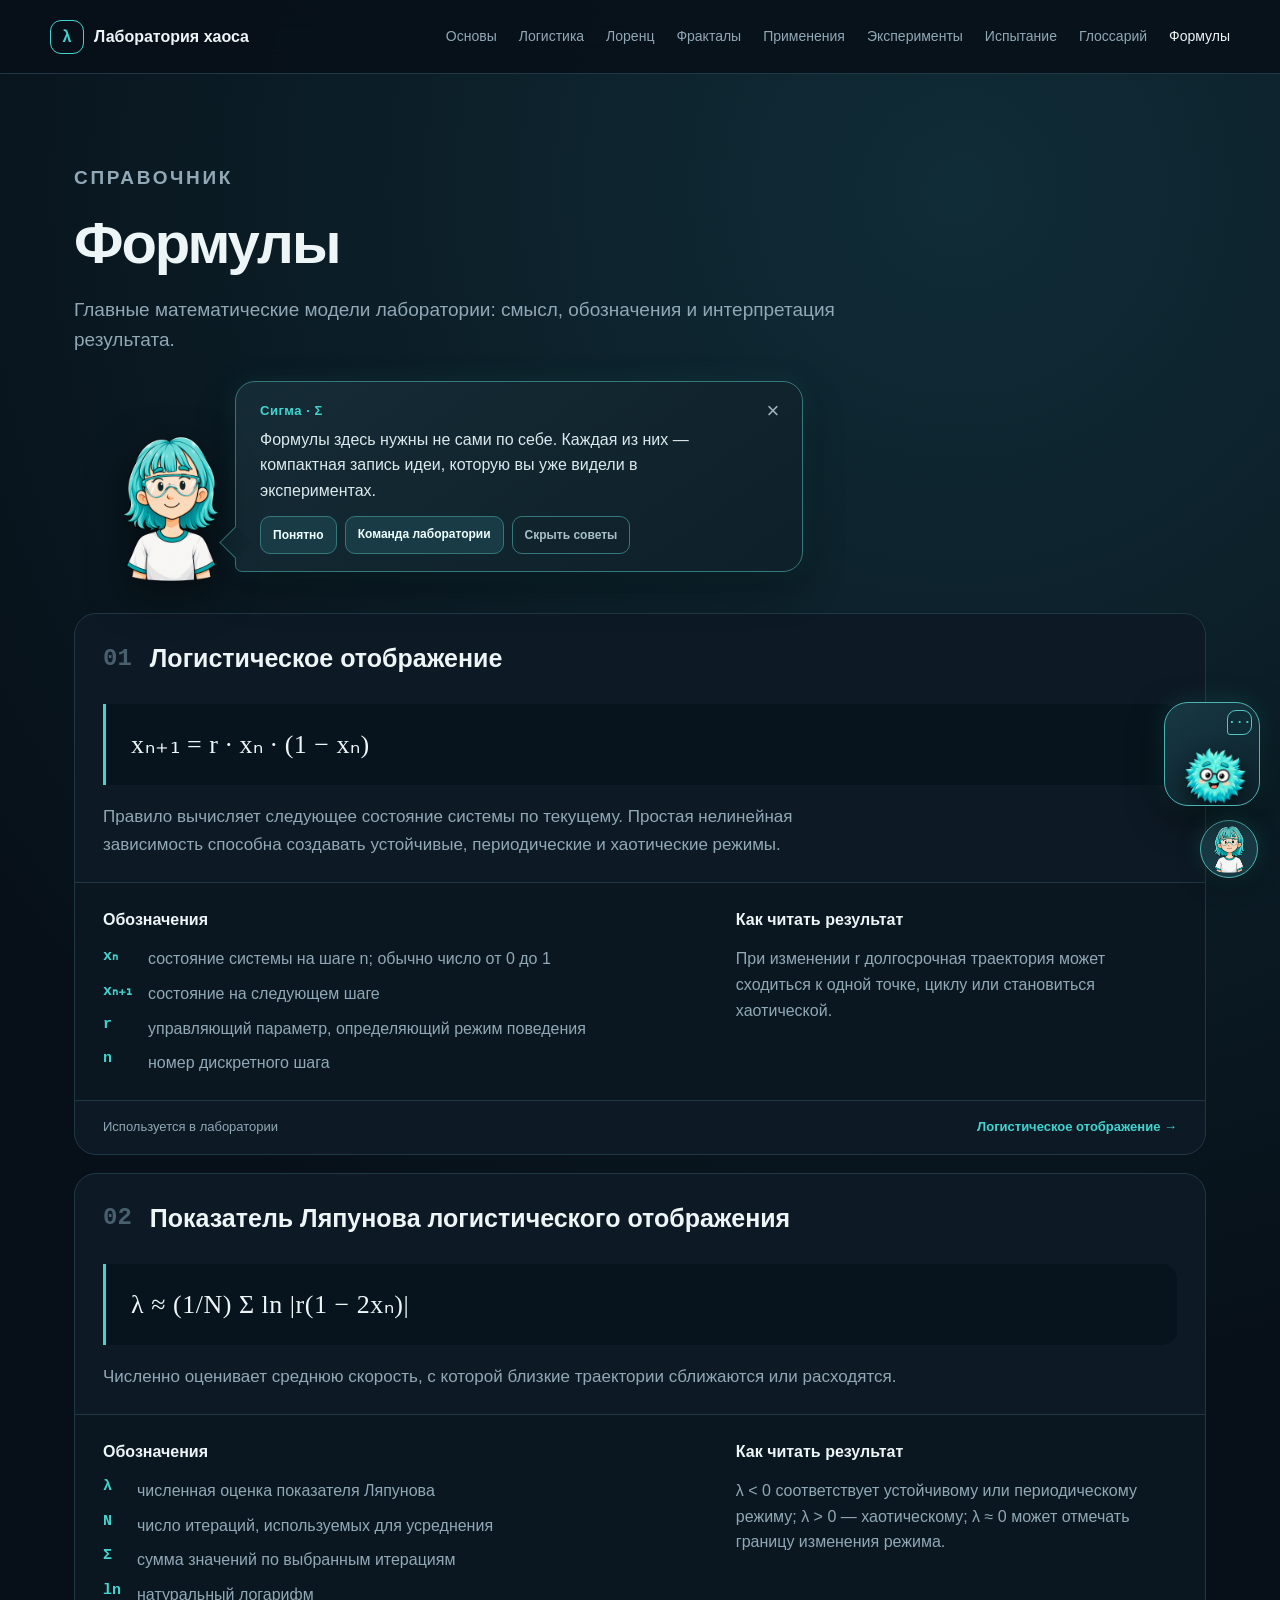
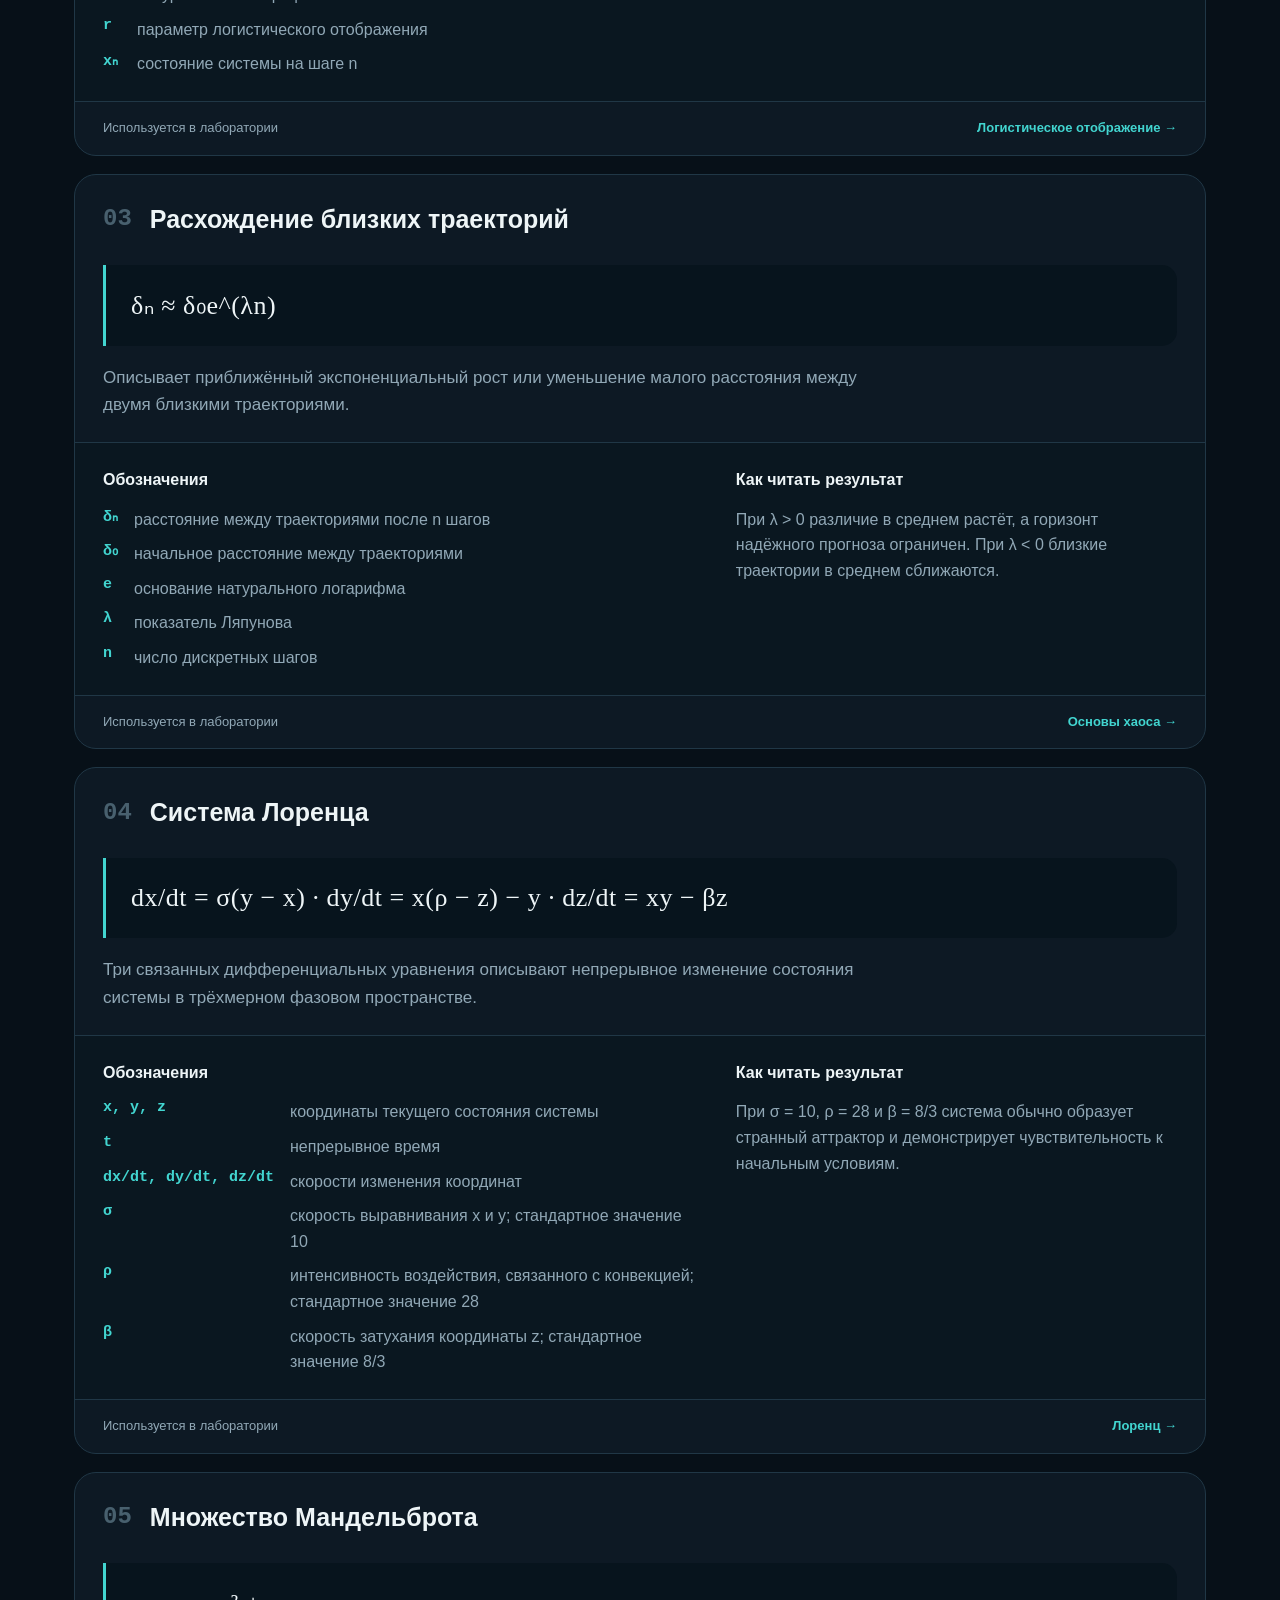
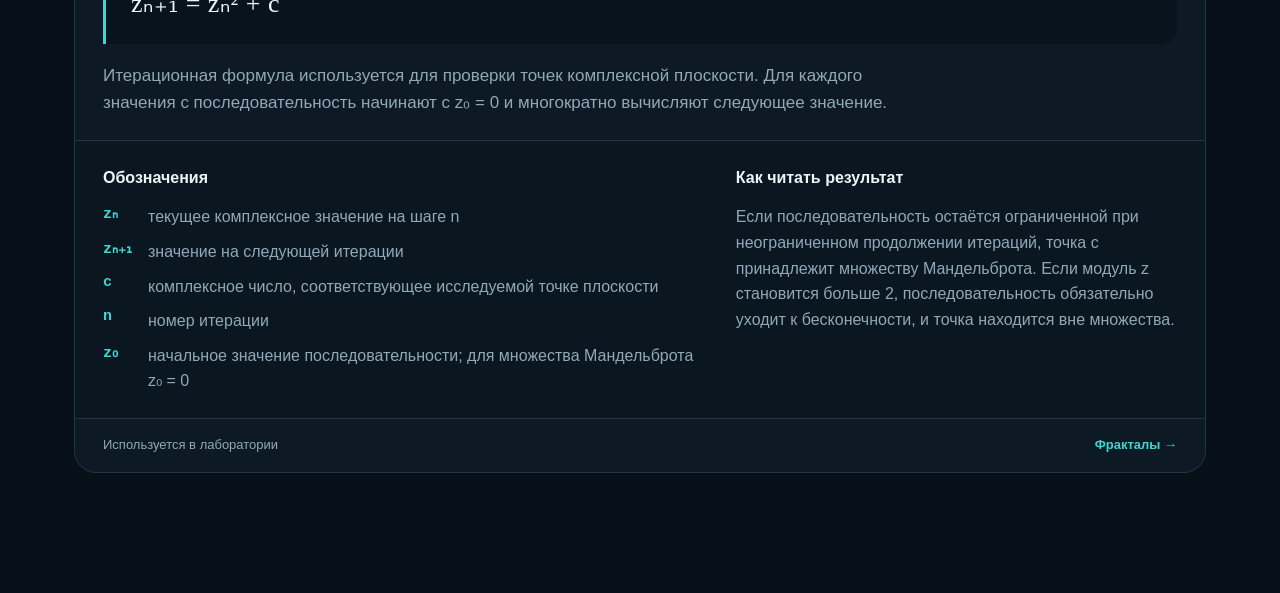
<file: pages/formulas.html>
<!doctype html><html lang="ru"><head><meta charset="UTF-8"><meta name="viewport" content="width=device-width,initial-scale=1"><meta name="description" content="Каталог формул цифровой лаборатории хаоса"><title>Формулы — Лаборатория хаоса</title><link rel="stylesheet" href="../css/style.css"><link rel="stylesheet" href="../css/reference.css"></head><body><header class="site-header"><a class="brand" href="../index.html"><span class="brand-mark">λ</span><span>Лаборатория хаоса</span></a><button class="menu-toggle" aria-label="Открыть меню" aria-expanded="false">Меню</button><nav class="nav" aria-label="Основная навигация"><a href="basics.html">Основы</a><a href="logistic.html">Логистика</a><a href="lorenz.html">Лоренц</a><a href="fractal.html">Фракталы</a><a href="applications.html">Применения</a><a href="experiments.html">Эксперименты</a><a href="quiz.html">Испытание</a><a href="glossary.html">Глоссарий</a><a href="formulas.html">Формулы</a></nav></header><main class="page-main reference-page"><section class="page-hero"><p class="eyebrow">Справочник</p><h1>Формулы</h1><p>Главные математические модели лаборатории: смысл, обозначения и интерпретация результата.</p></section><section class="formula-catalog" id="formula-catalog"></section></main><script src="../js/common.js"></script><script src="../data/formulas.js"></script><script src="../js/formulas.js"></script></body></html>
</file>
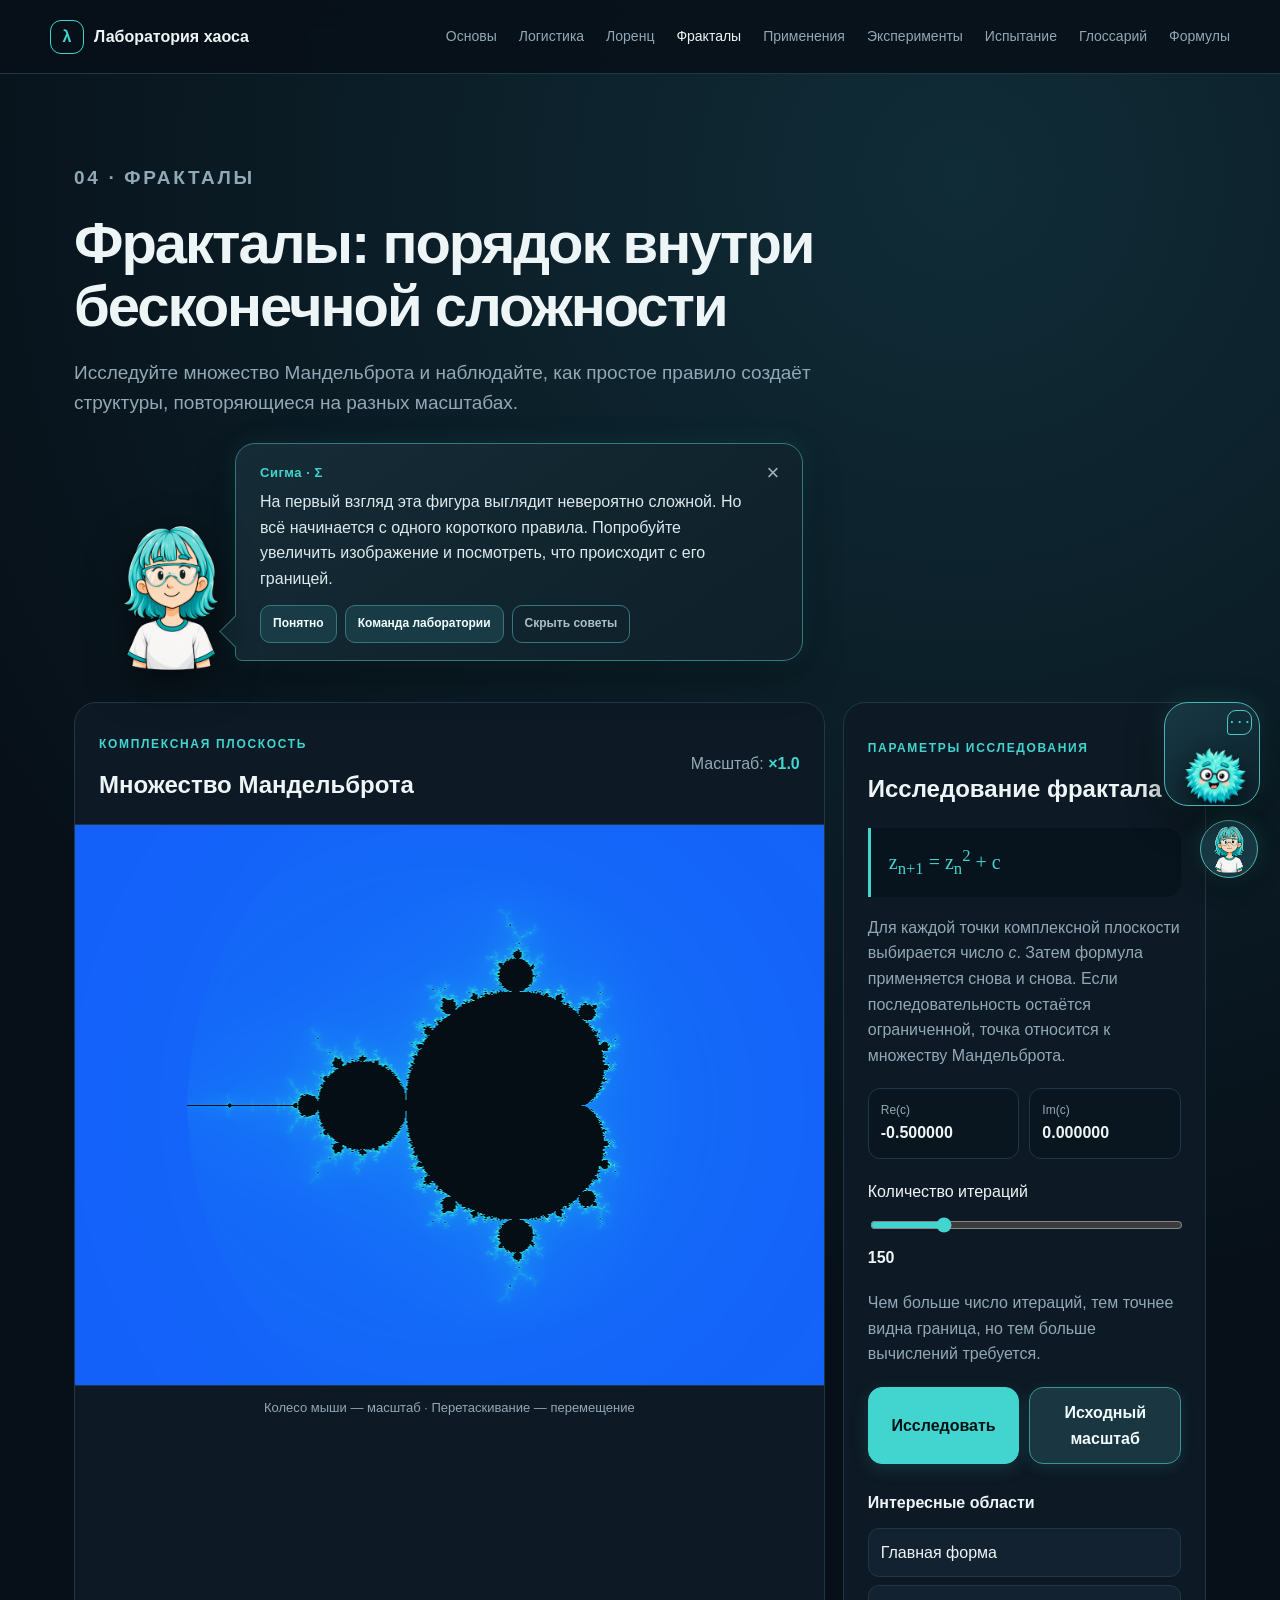
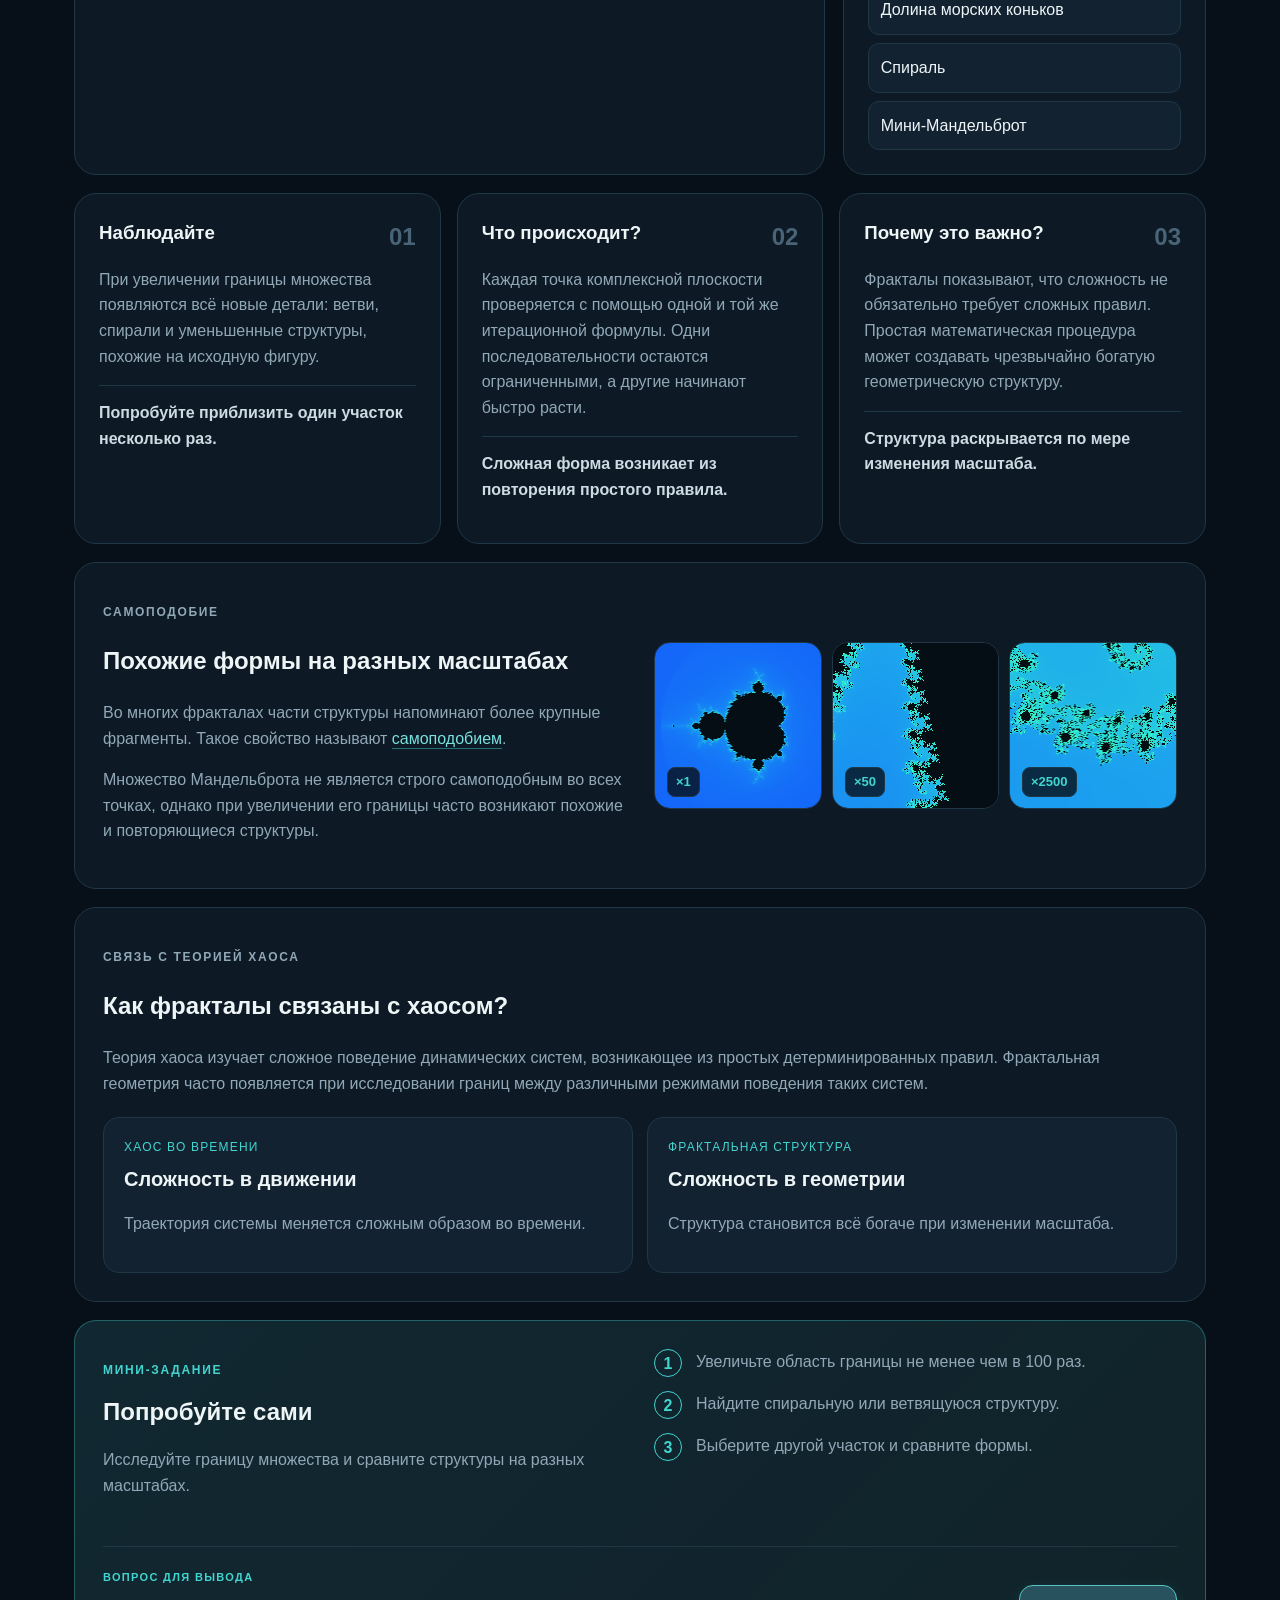
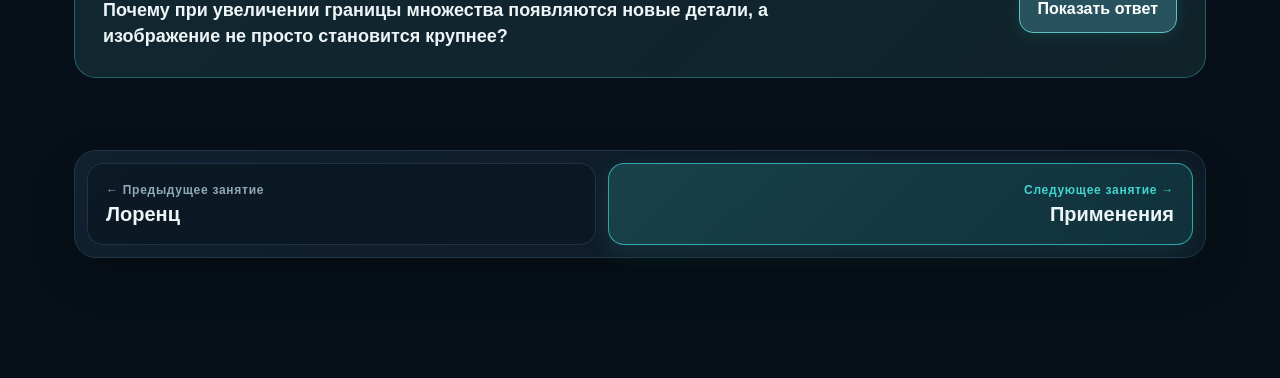
<file: pages/fractal.html>
<!doctype html>
<html lang="ru">
<head>
  <meta charset="UTF-8">
  <meta name="viewport" content="width=device-width,initial-scale=1">
  <meta name="description" content="Интерактивная лаборатория множества Мандельброта">
  <title>Фракталы: множество Мандельброта</title>

  <link rel="stylesheet" href="../css/style.css">
  <link rel="stylesheet" href="../css/fractal.css">
  <link rel="stylesheet" href="../css/conclusion.css">
</head>

<body>
<header class="site-header">
  <a class="brand" href="../index.html">
    <span class="brand-mark">λ</span>
    <span>Лаборатория хаоса</span>
  </a>

  <button class="menu-toggle" aria-label="Открыть меню" aria-expanded="false">
    Меню
  </button>

  <nav class="nav">
    <a href="basics.html">Основы</a>
    <a href="logistic.html">Логистика</a>
    <a href="lorenz.html">Лоренц</a>
    <a class="active" href="fractal.html">Фракталы</a>
    <a href="applications.html">Применения</a>
    <a href="experiments.html">Эксперименты</a>
    <a href="quiz.html">Испытание</a>
    <a href="glossary.html">Глоссарий</a>
    <a href="formulas.html">Формулы</a>
  </nav>
</header>

<main class="page-main fractal-page">

  <section class="page-hero">
    <p class="eyebrow">04 · Фракталы</p>
    <h1>Фракталы: порядок внутри бесконечной сложности</h1>
    <p>
      Исследуйте множество Мандельброта и наблюдайте,
      как простое правило создаёт структуры,
      повторяющиеся на разных масштабах.
    </p>
  </section>

  <section class="fractal-lab">

    <div class="fractal-stage">
      <div class="stage-head">
        <div>
          <p class="eyebrow">Комплексная плоскость</p>
          <h2>Множество Мандельброта</h2>
        </div>

        <span class="zoom-indicator">
          Масштаб: <strong id="zoom-value">×1</strong>
        </span>
      </div>

      <canvas
        id="mandelbrot-canvas"
        aria-label="Интерактивная визуализация множества Мандельброта">
      </canvas>

      <div class="drag-hint">
        Колесо мыши — масштаб · Перетаскивание — перемещение
      </div>
    </div>

    <aside class="fractal-controls">
      <p class="eyebrow">Параметры исследования</p>
      <h2>Исследование фрактала</h2>

      <a
        class="formula-link"
        href="formulas.html#mandelbrot"
        aria-label="Подробнее о формуле множества Мандельброта">
        <div class="formula fractal-formula">
          z<sub>n+1</sub> = z<sub>n</sub><sup>2</sup> + c
        </div>
      </a>

      <p class="fractal-explanation">
        Для каждой точки комплексной плоскости выбирается число <em>c</em>.
        Затем формула применяется снова и снова.
        Если последовательность остаётся ограниченной,
        точка относится к множеству Мандельброта.
      </p>

      <div class="fractal-values">
        <div>
          <span>Re(c)</span>
          <strong id="center-x">−0.5</strong>
        </div>
        <div>
          <span>Im(c)</span>
          <strong id="center-y">0</strong>
        </div>
      </div>

      <label class="iteration-control">
        <span>Количество итераций</span>
        <input id="iterations" type="range" min="50" max="500" step="10" value="150">
        <strong id="iterations-value">150</strong>
      </label>

      <p class="control-note">
        Чем больше число итераций, тем точнее видна граница,
        но тем больше вычислений требуется.
      </p>

      <div class="fractal-actions">
        <button class="button primary" id="fractal-render">
          Исследовать
        </button>

        <button class="button secondary" id="fractal-reset">
          Исходный масштаб
        </button>
      </div>

      <div class="preset-block">
        <span class="control-caption">Интересные области</span>

        <button class="preset-button" data-preset="main">
          Главная форма
        </button>

        <button class="preset-button" data-preset="seahorse">
          Долина морских коньков
        </button>

        <button class="preset-button" data-preset="spiral">
          Спираль
        </button>

        <button class="preset-button" data-preset="mini">
          Мини-Мандельброт
        </button>
      </div>
    </aside>

  </section>

  <section class="content-row fractal-cards">

    <article class="content-card">
      <span class="card-number">01</span>
      <h3>Наблюдайте</h3>
      <p>
        При увеличении границы множества появляются всё новые детали:
        ветви, спирали и уменьшенные структуры,
        похожие на исходную фигуру.
      </p>
      <p class="card-prompt">
        Попробуйте приблизить один участок несколько раз.
      </p>
    </article>

    <article class="content-card">
      <span class="card-number">02</span>
      <h3>Что происходит?</h3>
      <p>
        Каждая точка комплексной плоскости проверяется
        с помощью одной и той же итерационной формулы.
        Одни последовательности остаются ограниченными,
        а другие начинают быстро расти.
      </p>
      <p class="card-prompt">
        Сложная форма возникает из повторения простого правила.
      </p>
    </article>

    <article class="content-card">
      <span class="card-number">03</span>
      <h3>Почему это важно?</h3>
      <p>
        Фракталы показывают, что сложность не обязательно требует
        сложных правил. Простая математическая процедура может создавать
        чрезвычайно богатую геометрическую структуру.
      </p>
      <p class="card-prompt">
        Структура раскрывается по мере изменения масштаба.
      </p>
    </article>

  </section>

  <section class="self-similarity-section">
    <div>
      <p class="eyebrow">Самоподобие</p>
      <h2>Похожие формы на разных масштабах</h2>
      <p>
        Во многих фракталах части структуры напоминают более крупные фрагменты.
        Такое свойство называют
        <a class="term-link" href="glossary.html#self-similarity">самоподобием</a>.
      </p>

      <p>
        Множество Мандельброта не является строго самоподобным во всех точках,
        однако при увеличении его границы часто возникают похожие
        и повторяющиеся структуры.
      </p>
    </div>

    <div class="scale-demo">
  <div class="scale-card">
    <canvas id="fractal-preview-1"></canvas>
    <span>×1</span>
  </div>

  <div class="scale-card">
    <canvas id="fractal-preview-50"></canvas>
    <span>×50</span>
  </div>

  <div class="scale-card">
    <canvas id="fractal-preview-2500"></canvas>
    <span>×2500</span>
  </div>
</div>
  </section>

  <section class="chaos-link-section">
    <p class="eyebrow">Связь с теорией хаоса</p>
    <h2>Как фракталы связаны с хаосом?</h2>

    <p>
      Теория хаоса изучает сложное поведение динамических систем,
      возникающее из простых детерминированных правил.
      Фрактальная геометрия часто появляется при исследовании границ
      между различными режимами поведения таких систем.
    </p>

    <div class="comparison-grid">
      <article>
        <span>Хаос во времени</span>
        <strong>Сложность в движении</strong>
        <p>
          Траектория системы меняется сложным образом во времени.
        </p>
      </article>

      <article>
        <span>Фрактальная структура</span>
        <strong>Сложность в геометрии</strong>
        <p>
          Структура становится всё богаче при изменении масштаба.
        </p>
      </article>
    </div>
  </section>

  <section class="try-it fractal-task">

    <div>
      <p class="mini-task-label">Мини-задание</p>
      <h2>Попробуйте сами</h2>
      <p>
        Исследуйте границу множества и сравните структуры
        на разных масштабах.
      </p>
    </div>

    <div class="task-steps">
      <span>1</span>
      <p>Увеличьте область границы не менее чем в 100 раз.</p>

      <span>2</span>
      <p>Найдите спиральную или ветвящуюся структуру.</p>

      <span>3</span>
      <p>Выберите другой участок и сравните формы.</p>
    </div>

    <div class="task-question conclusion-question">
      <div>
        <span>Вопрос для вывода</span>
        <strong>
          Почему при увеличении границы множества появляются новые детали,
          а изображение не просто становится крупнее?
        </strong>
      </div>

      <button
        class="button secondary conclusion-toggle"
        type="button"
        aria-expanded="false">
        Показать ответ
      </button>

      <div class="conclusion-answer" hidden>
        <span>Ответ и пояснение</span>
        <p>
          Потому что граница множества Мандельброта имеет чрезвычайно сложную
          фрактальную структуру. При увеличении мы открываем детали,
          которые раньше были слишком малы, чтобы их увидеть.
          Итерационная формула остаётся той же,
          но её применение создаёт структуру на всё меньших масштабах.
        </p>
      </div>
    </div>

  </section>

</main>

<script src="../js/common.js"></script>
<script src="../js/mandelbrot.js"></script>
<script src="../js/conclusion.js"></script>
<script src="../js/term-links.js"></script>

</body>
</html>
</file>
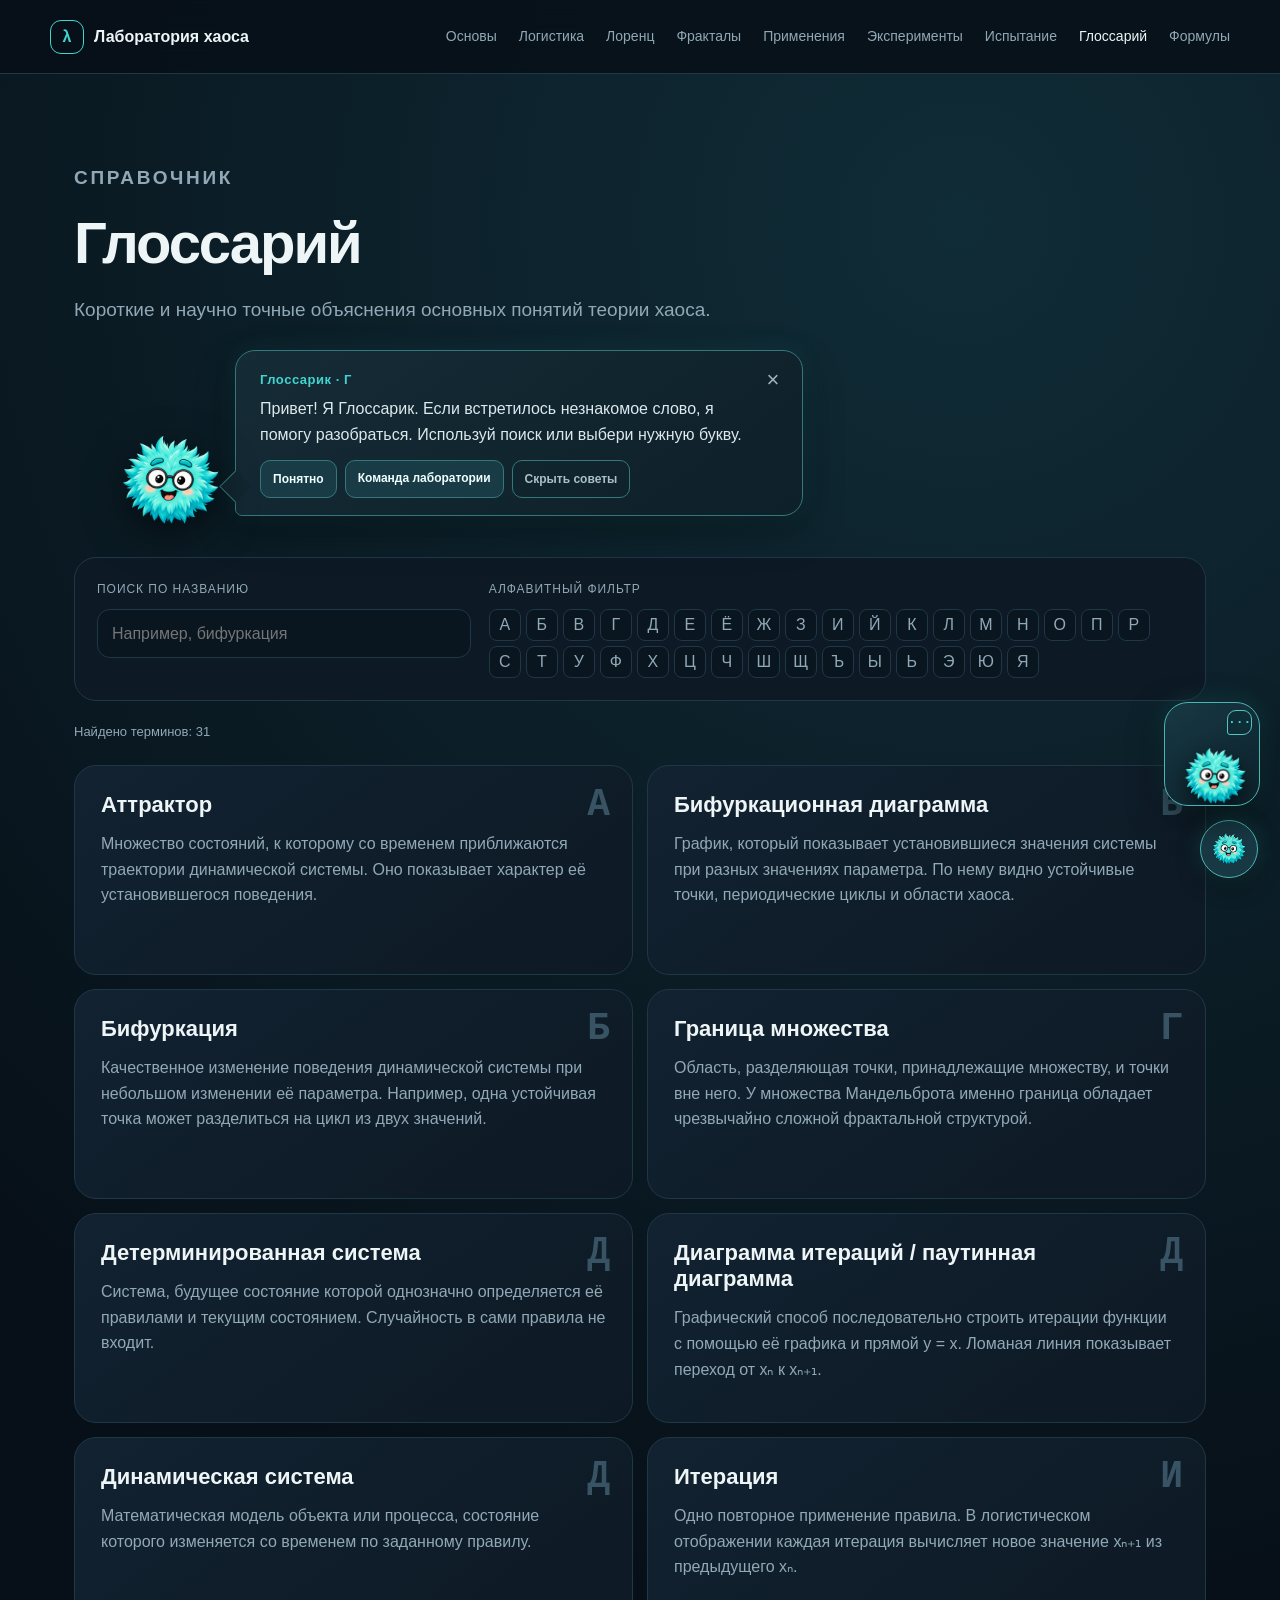
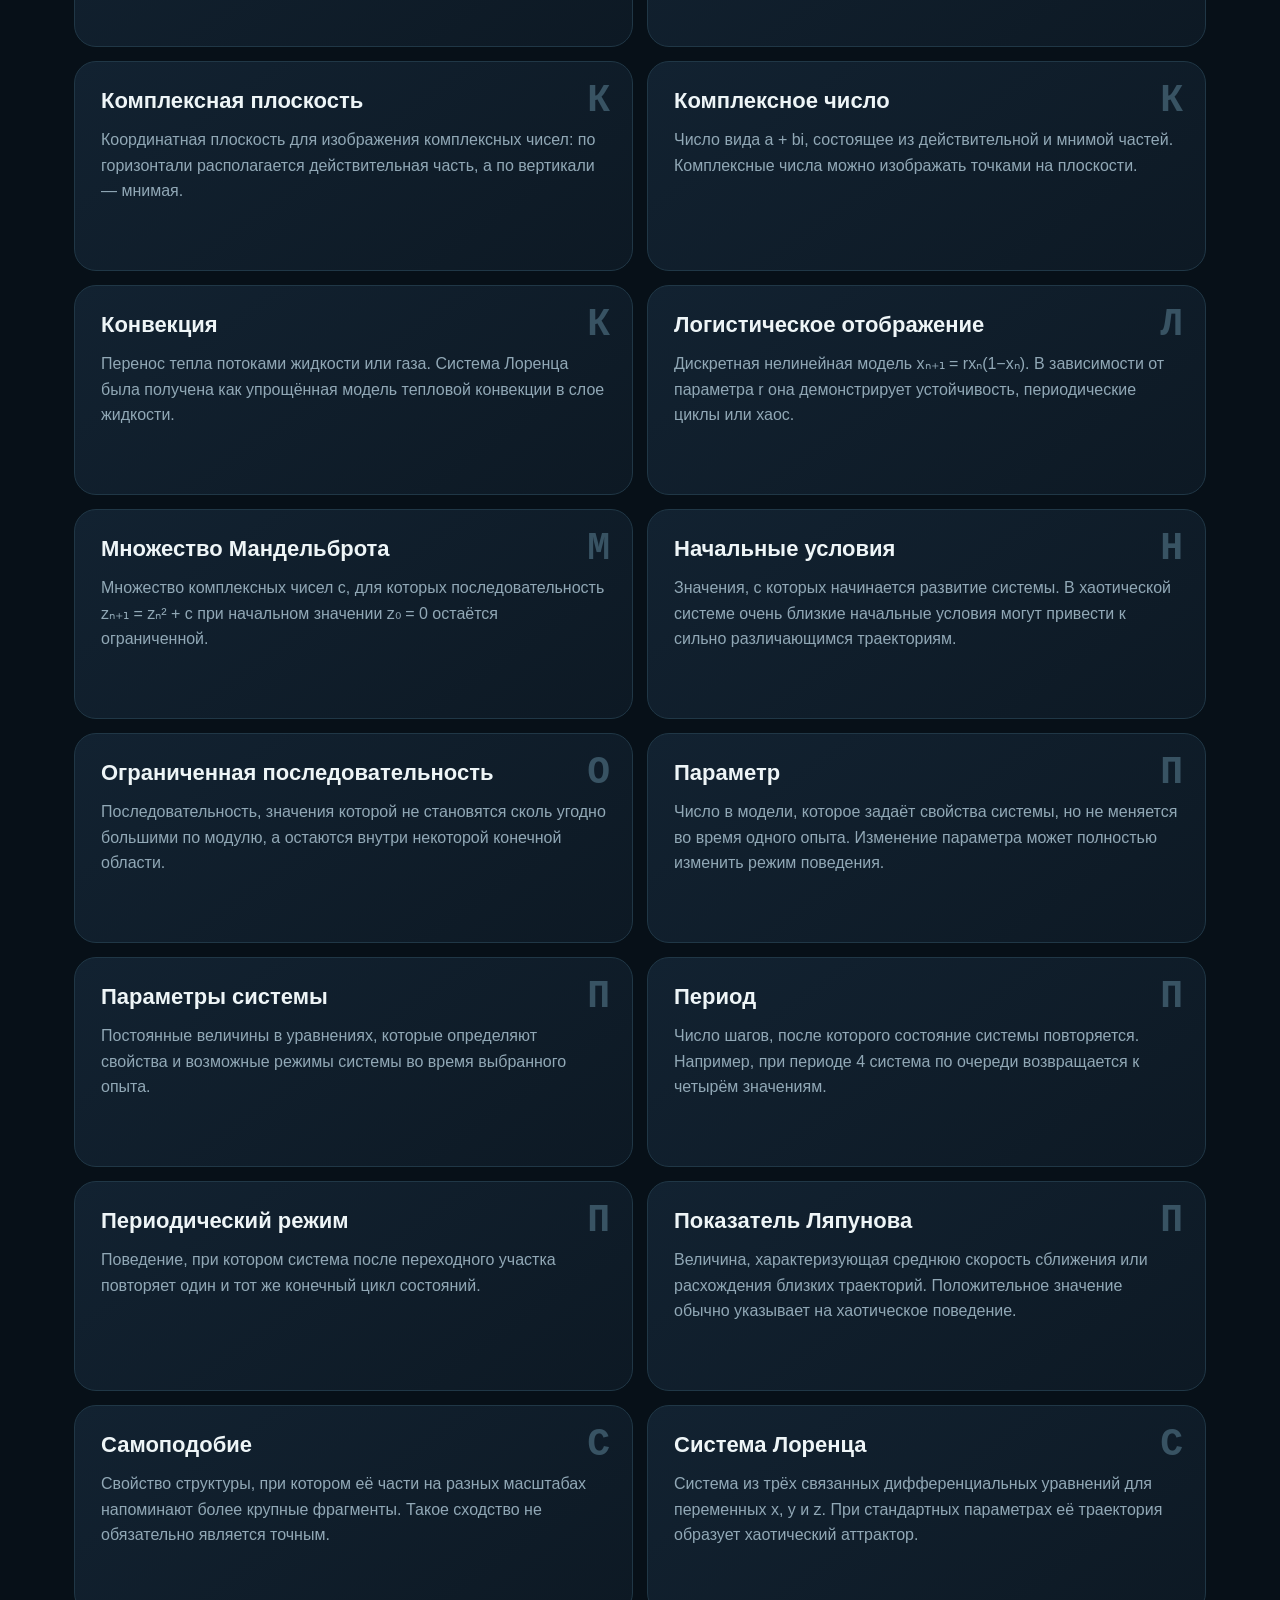
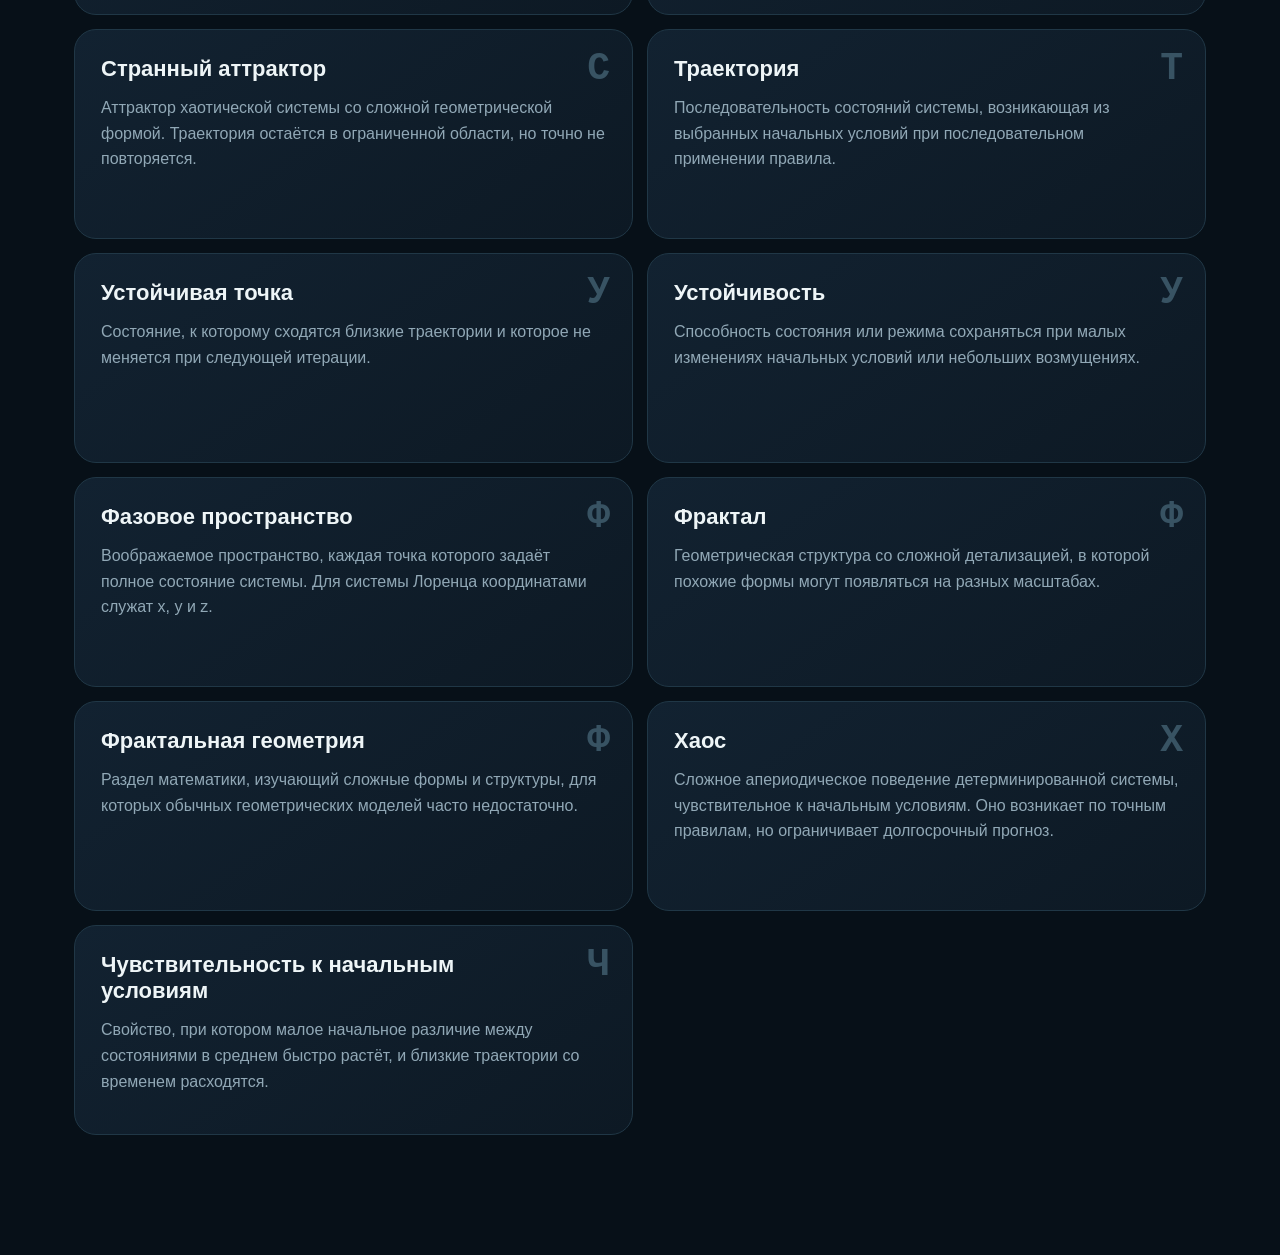
<file: pages/glossary.html>
<!doctype html><html lang="ru"><head><meta charset="UTF-8"><meta name="viewport" content="width=device-width,initial-scale=1"><meta name="description" content="Глоссарий терминов теории хаоса для школьников"><title>Глоссарий — Лаборатория хаоса</title><link rel="stylesheet" href="../css/style.css"><link rel="stylesheet" href="../css/reference.css"></head><body><header class="site-header"><a class="brand" href="../index.html"><span class="brand-mark">λ</span><span>Лаборатория хаоса</span></a><button class="menu-toggle" aria-label="Открыть меню" aria-expanded="false">Меню</button><nav class="nav" aria-label="Основная навигация"><a href="basics.html">Основы</a><a href="logistic.html">Логистика</a><a href="lorenz.html">Лоренц</a><a href="fractal.html">Фракталы</a><a href="applications.html">Применения</a><a href="experiments.html">Эксперименты</a><a href="quiz.html">Испытание</a><a href="glossary.html">Глоссарий</a><a href="formulas.html">Формулы</a></nav></header><main class="page-main reference-page"><section class="page-hero"><p class="eyebrow">Справочник</p><h1>Глоссарий</h1><p>Короткие и научно точные объяснения основных понятий теории хаоса.</p></section><section class="reference-tools"><label class="search-box" for="term-search"><span>Поиск по названию</span><input id="term-search" type="search" placeholder="Например, бифуркация" autocomplete="off"></label><div><span class="filter-label">Алфавитный фильтр</span><div class="alphabet" id="alphabet" aria-label="Фильтр по первой букве"></div></div></section><div class="results-line" aria-live="polite"><span id="result-count"></span><button id="clear-filter" class="text-button" hidden>Сбросить фильтр</button></div><section class="glossary-grid" id="glossary-grid"></section><p class="empty-results" id="empty-results" hidden>По вашему запросу терминов не найдено.</p></main><script src="../js/common.js"></script><script src="../data/glossary.js"></script><script src="../js/glossary.js"></script></body></html>
</file>
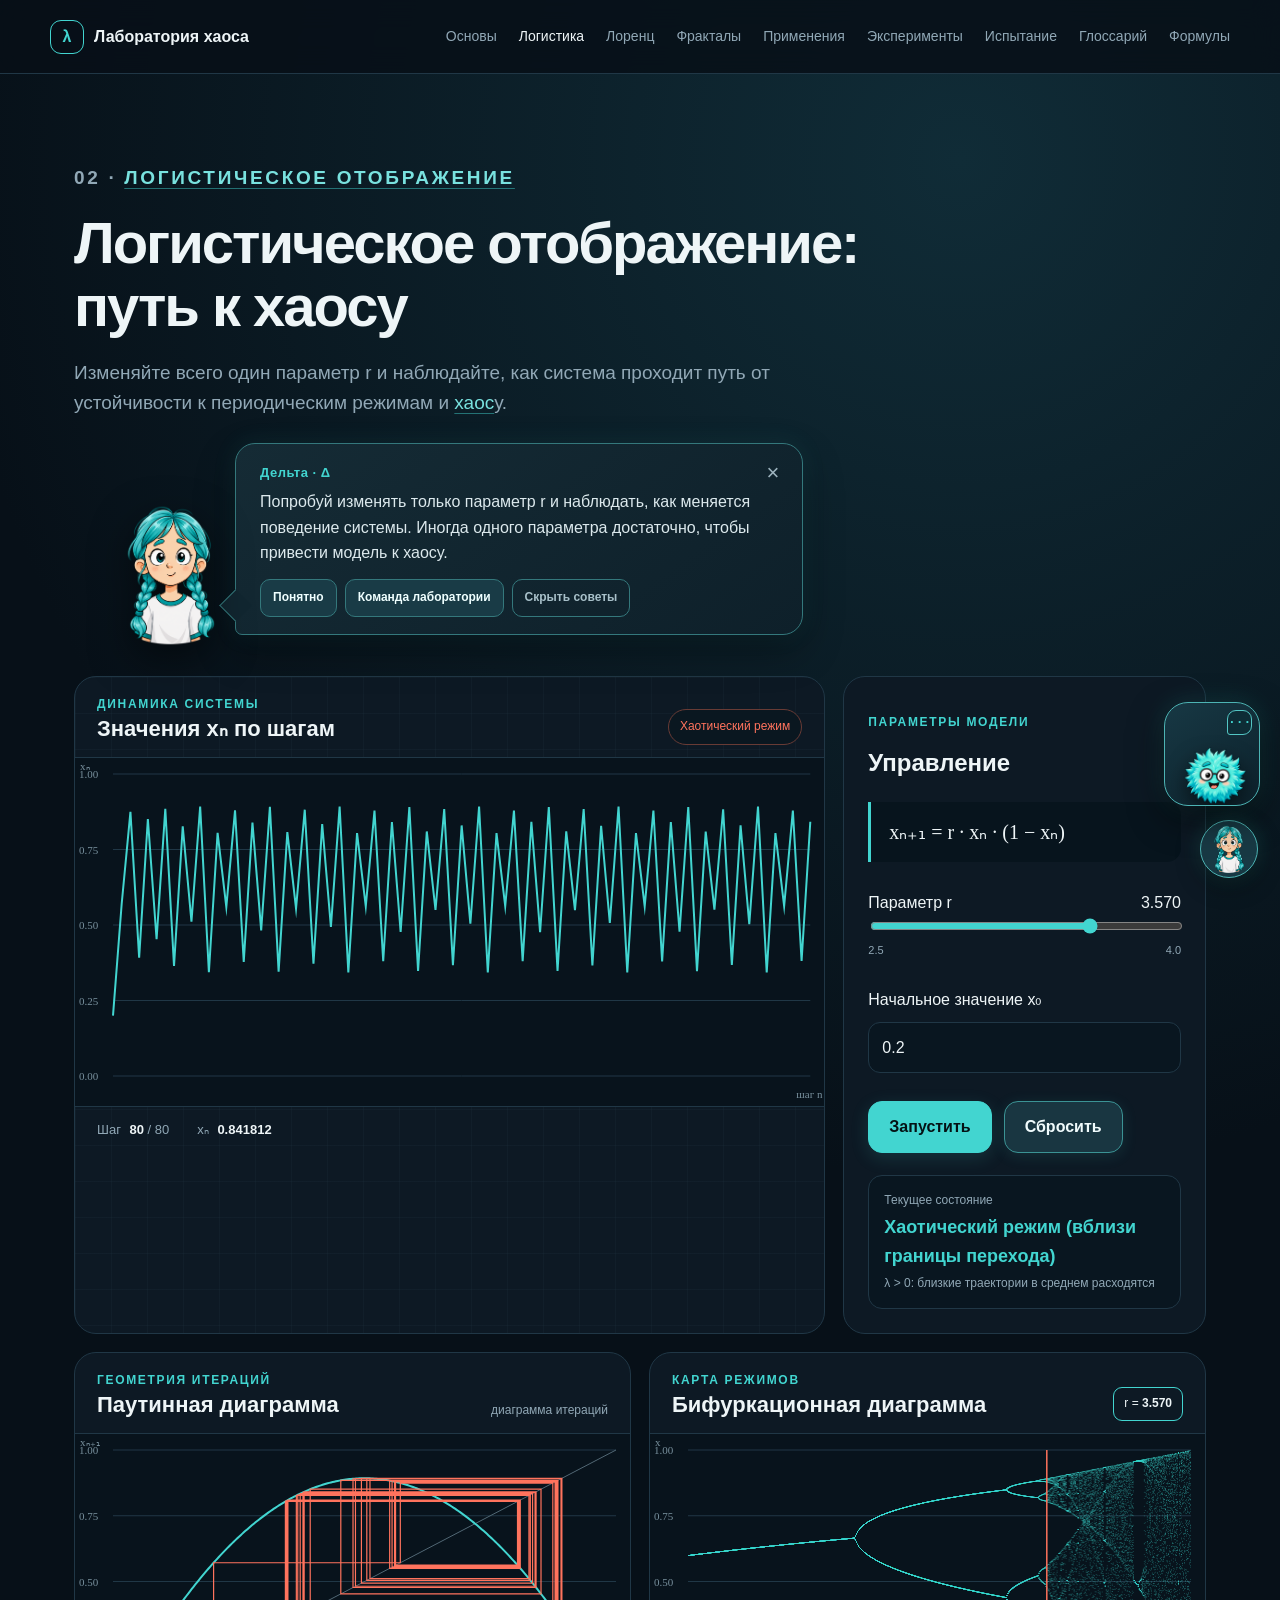
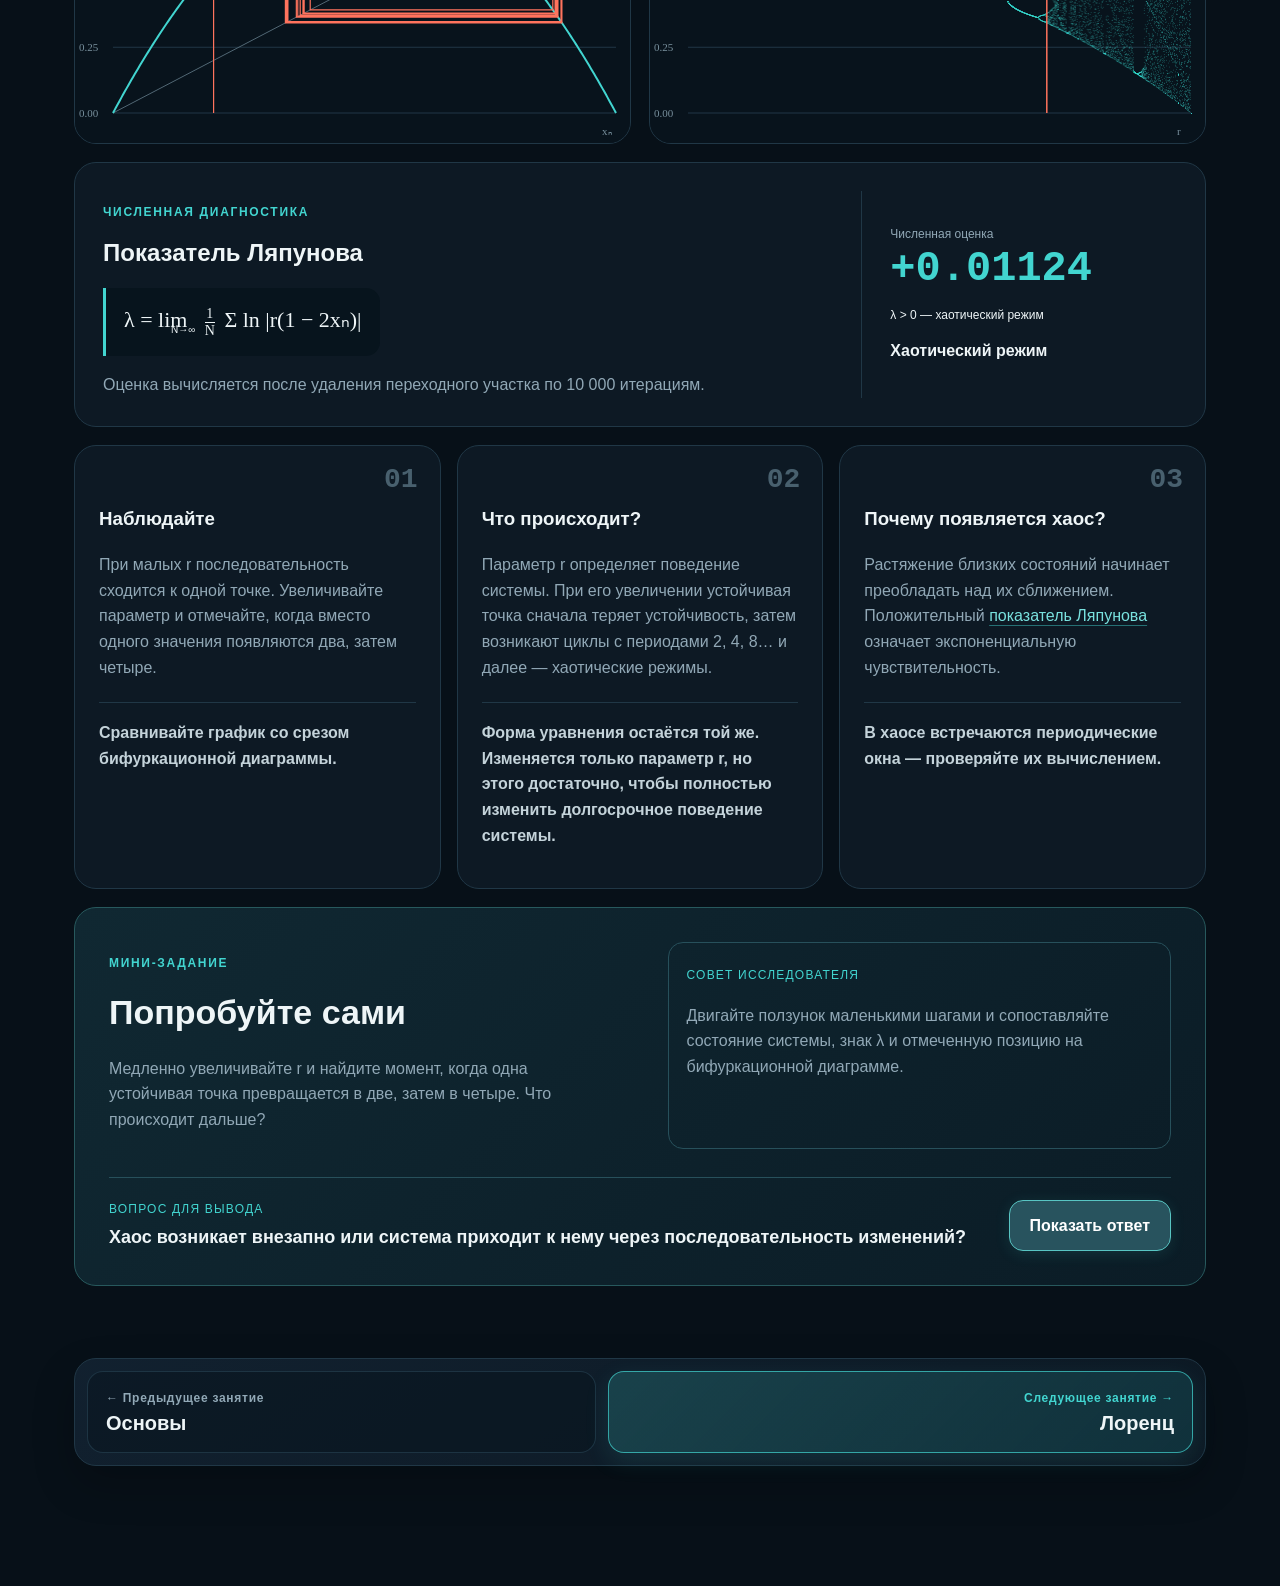
<file: pages/logistic.html>
<!doctype html>
<html lang="ru"><head><meta charset="UTF-8"><meta name="viewport" content="width=device-width,initial-scale=1"><meta name="description" content="Интерактивная лаборатория логистического отображения"><title>Логистическое отображение: путь к хаосу</title><link rel="stylesheet" href="../css/style.css"><link rel="stylesheet" href="../css/logistic.css"><link rel="stylesheet" href="../css/conclusion.css"></head>
<body><header class="site-header"><a class="brand" href="../index.html"><span class="brand-mark">λ</span><span>Лаборатория хаоса</span></a><button class="menu-toggle" aria-label="Открыть меню" aria-expanded="false">Меню</button><nav class="nav" aria-label="Основная навигация"><a href="basics.html">Основы</a><a href="logistic.html">Логистика</a><a href="lorenz.html">Лоренц</a><a href="fractal.html">Фракталы</a><a href="applications.html">Применения</a><a href="experiments.html">Эксперименты</a><a href="quiz.html">Испытание</a></nav></header>
<main class="page-main logistic-page"><section class="page-hero"><p class="eyebrow">02 · Логистическое отображение</p><h1>Логистическое отображение: путь к хаосу</h1><p>Изменяйте всего один параметр r и наблюдайте, как система проходит путь от устойчивости к периодическим режимам и хаосу.</p></section>
<section class="lab-layout logistic-lab"><div class="lab-panel main-chart-panel"><div class="panel-head"><div><p class="eyebrow">Динамика системы</p><h2>Значения xₙ по шагам</h2></div><span class="state-badge" id="state-badge">Вычисление…</span></div><div class="canvas-wrap trajectory-wrap"><canvas id="trajectory-chart" role="img" aria-label="График значений x по шагам"></canvas></div><div class="chart-footer"><span>Шаг <b id="current-step">80</b> / 80</span><span>xₙ <b id="current-x">—</b></span></div></div>
<aside class="control-panel"><p class="eyebrow">Параметры модели</p><h2>Управление</h2><a class="formula-link" href="formulas.html#logistic-map" aria-label="Подробнее о формуле логистического отображения"><div class="formula">xₙ₊₁ = r · xₙ · (1 − xₙ)</div></a><div class="control-group"><div class="control-row"><label for="r">Параметр r</label><output id="r-output" for="r">3.570</output></div><input id="r" type="range" min="2.5" max="4" value="3.57" step="0.001"><div class="range-labels"><span>2.5</span><span>4.0</span></div></div><div class="control-group"><label for="x0">Начальное значение x₀</label><input class="number-input" id="x0" type="number" min="0.000001" max="0.999999" value="0.2" step="0.01" inputmode="decimal"></div><div class="actions lab-actions"><button class="button primary" id="run-model">Запустить</button><button class="button secondary" id="reset-model">Сбросить</button></div><div class="system-state" aria-live="polite"><span>Текущее состояние</span><strong id="state-text">—</strong><small id="state-detail">Определяется по численной траектории</small></div></aside></section>
<section class="secondary-visuals"><article class="visualization-card"><div class="panel-head"><div><p class="eyebrow">Геометрия итераций</p><h2>Паутинная диаграмма</h2></div><span>диаграмма итераций</span></div><div class="canvas-wrap"><canvas id="cobweb-chart" role="img" aria-label="Паутинная диаграмма логистического отображения"></canvas></div></article><article class="visualization-card bifurcation-card"><div class="panel-head"><div><p class="eyebrow">Карта режимов</p><h2>Бифуркационная диаграмма</h2></div><span class="selected-r">r = <b id="selected-r">3.570</b></span></div><div class="canvas-wrap"><canvas id="bifurcation-chart" role="img" aria-label="Бифуркационная диаграмма с отметкой выбранного r"></canvas></div></article></section>
<section class="lyapunov-panel"><div><p class="eyebrow">Численная диагностика</p><h2>Показатель Ляпунова</h2><a class="formula-link" href="formulas.html#lyapunov-logistic" aria-label="Подробнее о показателе Ляпунова логистического отображения"><div class="formula lyapunov-formula">λ = lim <span class="limit-note">N→∞</span> <span class="fraction"><span>1</span><span>N</span></span> Σ ln |r(1 − 2xₙ)|</div></a><p>Оценка вычисляется после удаления переходного участка по 10 000 итерациям.</p></div><div class="lambda-result"><span>Численная оценка</span><strong id="lambda-value">—</strong><p id="lambda-meaning">λ &lt; 0 — «Устойчивый режим»<br>λ &gt; 0 — «Хаотический режим»<br>λ ≈ 0 — «Граница изменения режима»</p><b id="lambda-interpretation">—</b></div></section>
<section class="content-row logistic-explanations"><article class="content-card"><span class="card-number">01</span><h3>Наблюдайте</h3><p>При малых r последовательность сходится к одной точке. Увеличивайте параметр и отмечайте, когда вместо одного значения появляются два, затем четыре.</p><p class="card-prompt">Сравнивайте график со срезом бифуркационной диаграммы.</p></article><article class="content-card"><span class="card-number">02</span><h3>Что происходит?</h3><p>Параметр r определяет поведение системы. При его увеличении устойчивая точка сначала теряет устойчивость, затем возникают циклы с периодами 2, 4, 8… и далее — хаотические режимы.</p><p class="card-prompt">Форма уравнения остаётся той же. Изменяется только параметр r, но этого достаточно, чтобы полностью изменить долгосрочное поведение системы.</p></article><article class="content-card"><span class="card-number">03</span><h3>Почему появляется хаос?</h3><p>Растяжение близких состояний начинает преобладать над их сближением. Положительный показатель Ляпунова означает экспоненциальную чувствительность.</p><p class="card-prompt">В хаосе встречаются периодические окна — проверяйте их вычислением.</p></article></section>
<section class="try-it"><div><p class="mini-task-label">Мини-задание</p><h2>Попробуйте сами</h2><p>Медленно увеличивайте r и найдите момент, когда одна устойчивая точка превращается в две, затем в четыре. Что происходит дальше?</p></div><div class="task-guide"><span>Совет исследователя</span><p>Двигайте ползунок маленькими шагами и сопоставляйте состояние системы, знак λ и отмеченную позицию на бифуркационной диаграмме.</p></div><div class="task-question conclusion-question"><div><span>Вопрос для вывода</span><strong>Хаос возникает внезапно или система приходит к нему через последовательность изменений?</strong></div><button class="button secondary conclusion-toggle" type="button" aria-expanded="false">Показать ответ</button><div class="conclusion-answer" hidden><span>Ответ и пояснение</span><p>Система приходит к хаосу постепенно, через последовательность изменений. Сначала существует устойчивая точка, затем появляются циклы с периодами 2, 4, 8 и далее. Этот процесс называется каскадом удвоения периода и является одним из классических путей к хаосу.</p></div></div></section>
</main><script src="../js/common.js"></script><script src="../js/logistic.js"></script><script src="../js/logistic-interpretation.js"></script><script src="../js/conclusion.js"></script><script src="../js/term-links.js"></script></body></html>
</file>
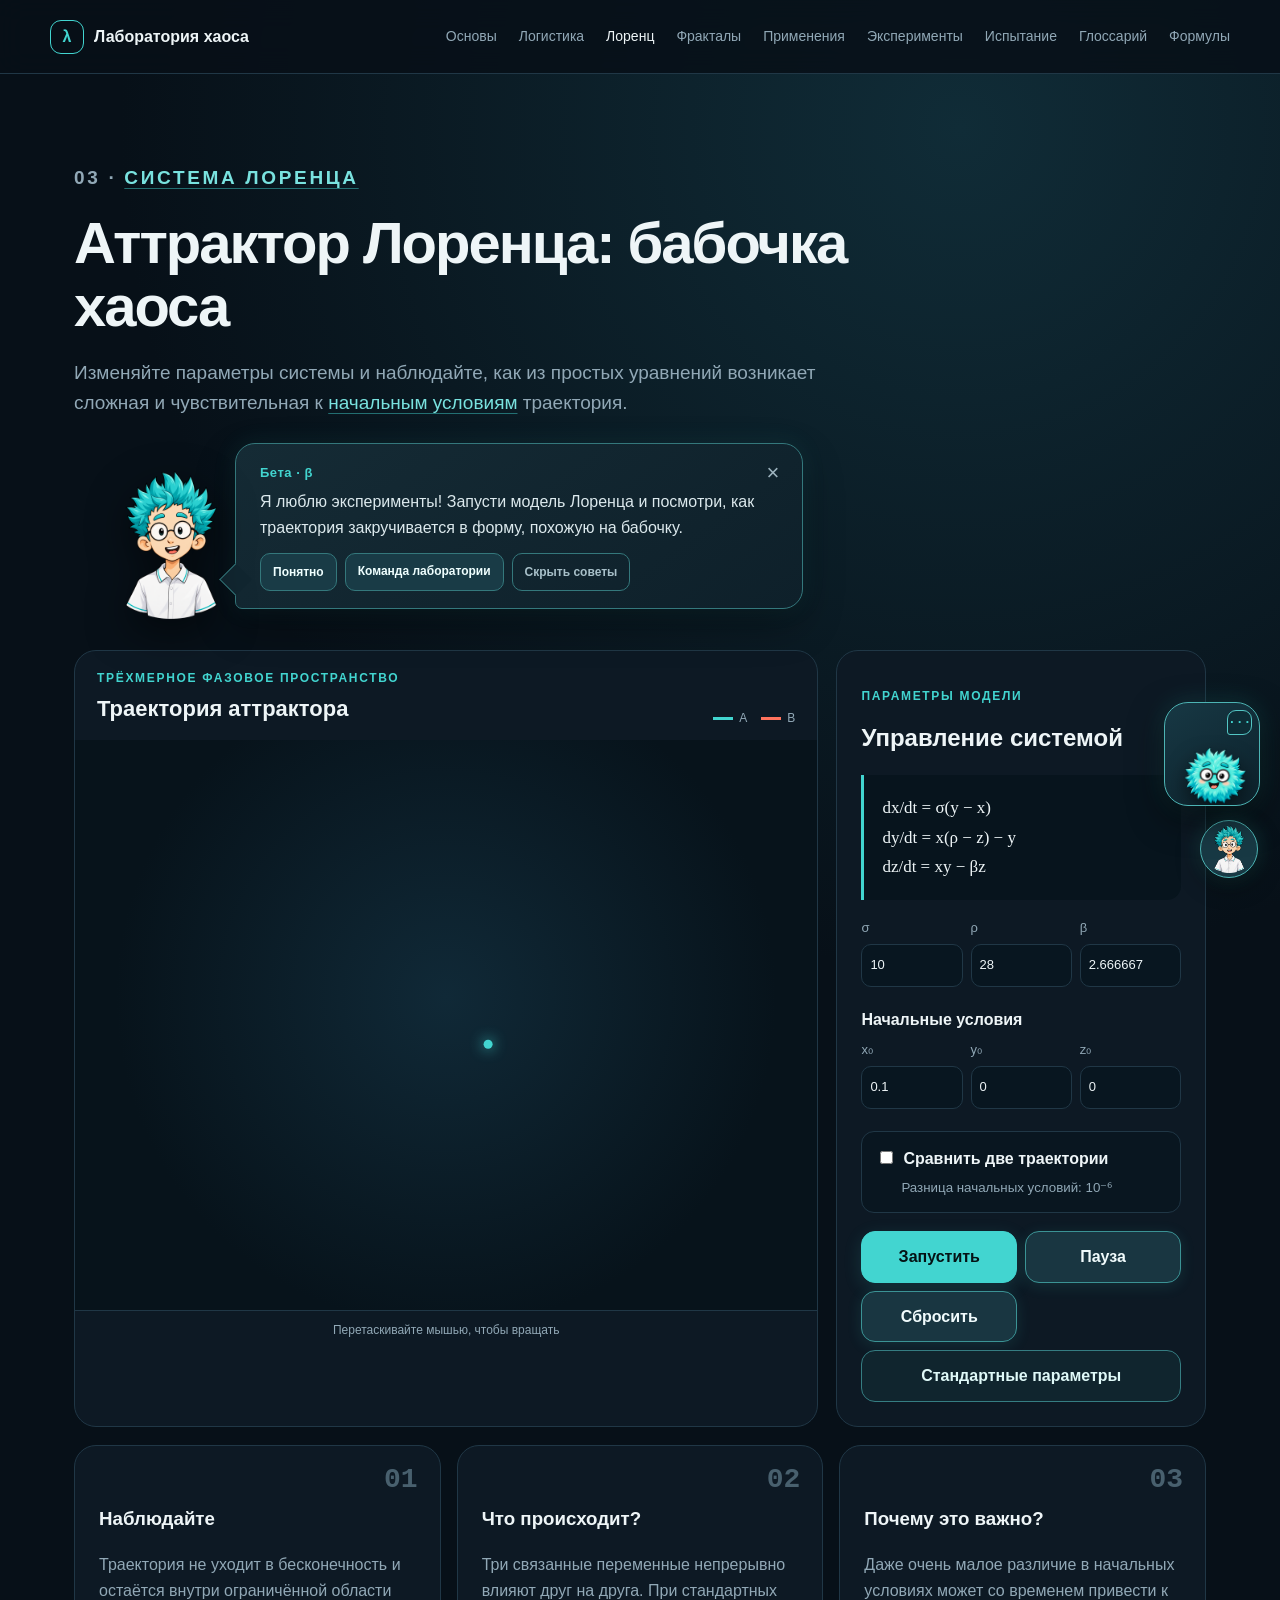
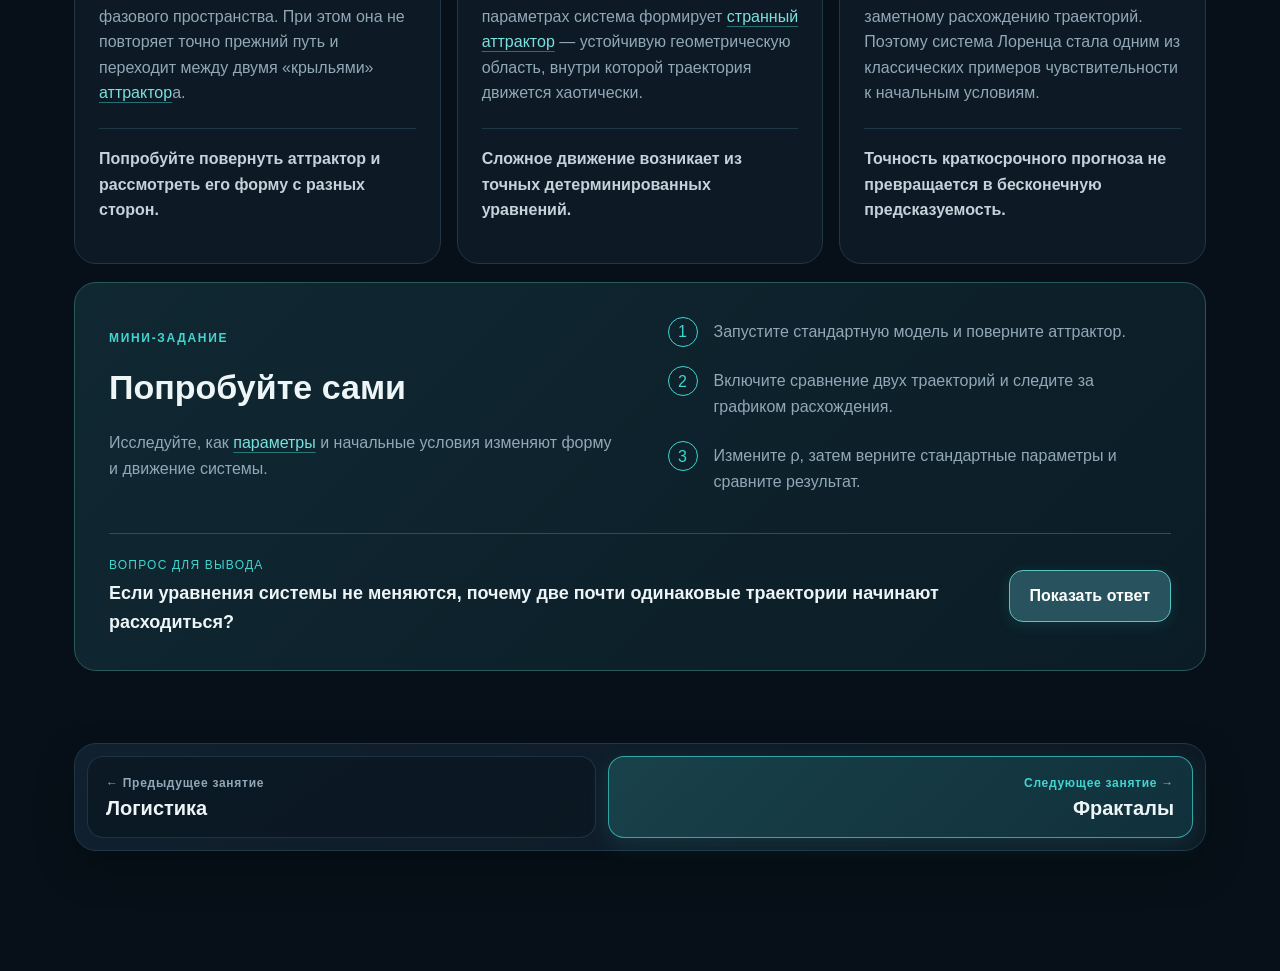
<file: pages/lorenz.html>
<!doctype html><html lang="ru"><head><meta charset="UTF-8"><meta name="viewport" content="width=device-width,initial-scale=1"><meta name="description" content="Интерактивная лаборатория системы Лоренца"><title>Аттрактор Лоренца: бабочка хаоса</title><link rel="stylesheet" href="../css/style.css"><link rel="stylesheet" href="../css/lorenz.css"><link rel="stylesheet" href="../css/conclusion.css"></head><body><header class="site-header"><a class="brand" href="../index.html"><span class="brand-mark">λ</span><span>Лаборатория хаоса</span></a><button class="menu-toggle" aria-label="Открыть меню" aria-expanded="false">Меню</button><nav class="nav"><a href="basics.html">Основы</a><a href="logistic.html">Логистика</a><a href="lorenz.html">Лоренц</a><a href="fractal.html">Фракталы</a><a href="applications.html">Применения</a><a href="experiments.html">Эксперименты</a><a href="quiz.html">Испытание</a></nav></header>
<main class="page-main lorenz-page"><section class="page-hero"><p class="eyebrow">03 · Система Лоренца</p><h1>Аттрактор Лоренца: бабочка хаоса</h1><p>Изменяйте параметры системы и наблюдайте, как из простых уравнений возникает сложная и чувствительная к начальным условиям траектория.</p></section>
<section class="lorenz-lab"><div class="lorenz-stage"><div class="stage-head"><div><p class="eyebrow">Трёхмерное фазовое пространство</p><h2>Траектория аттрактора</h2></div><div class="stage-legend"><span><i></i>A</span><span id="legend-b" hidden><i></i>B</span></div></div><canvas id="lorenz-canvas" aria-label="Интерактивная трёхмерная визуализация аттрактора Лоренца"></canvas><div class="drag-hint">Перетаскивайте мышью, чтобы вращать</div></div>
<aside class="lorenz-controls"><p class="eyebrow">Параметры модели</p><h2>Управление системой</h2><a class="formula-link" href="formulas.html#lorenz-system" aria-label="Подробнее о формулах системы Лоренца"><div class="formula lorenz-formula">dx/dt = σ(y − x)<br>dy/dt = x(ρ − z) − y<br>dz/dt = xy − βz</div></a><div class="parameter-grid"><label>σ<input id="sigma" type="number" value="10" step="0.1"></label><label>ρ<input id="rho" type="number" value="28" step="0.1"></label><label>β<input id="beta" type="number" value="2.666667" step="0.01"></label></div><p class="control-caption">Начальные условия</p><div class="parameter-grid"><label>x₀<input id="x-start" type="number" value="0.1" step="0.01"></label><label>y₀<input id="y-start" type="number" value="0" step="0.01"></label><label>z₀<input id="z-start" type="number" value="0" step="0.01"></label></div><label class="compare-toggle"><input id="compare-mode" type="checkbox"><span>Сравнить две траектории</span><small>Разница начальных условий: 10⁻⁶</small></label><div class="control-actions"><button class="button primary" id="lorenz-run">Запустить</button><button class="button secondary" id="lorenz-pause">Пауза</button><button class="button secondary" id="lorenz-reset">Сбросить</button><button class="button tertiary" id="lorenz-defaults">Стандартные параметры</button></div></aside></section>
<section class="divergence-panel" id="divergence-panel" hidden><div class="stage-head"><div><p class="eyebrow">Сравнение траекторий</p><h2>Расхождение во времени</h2></div><span>δ(t) — расстояние между A и B</span></div><canvas id="divergence-chart" aria-label="График расхождения двух траекторий Лоренца"></canvas></section>
<section class="content-row lorenz-cards"><article class="content-card"><span class="card-number">01</span><h3>Наблюдайте</h3><p>Траектория не уходит в бесконечность и остаётся внутри ограничённой области фазового пространства. При этом она не повторяет точно прежний путь и переходит между двумя «крыльями» аттрактора.</p><p class="card-prompt">Попробуйте повернуть аттрактор и рассмотреть его форму с разных сторон.</p></article><article class="content-card"><span class="card-number">02</span><h3>Что происходит?</h3><p>Три связанные переменные непрерывно влияют друг на друга. При стандартных параметрах система формирует странный аттрактор — устойчивую геометрическую область, внутри которой траектория движется хаотически.</p><p class="card-prompt">Сложное движение возникает из точных детерминированных уравнений.</p></article><article class="content-card"><span class="card-number">03</span><h3>Почему это важно?</h3><p>Даже очень малое различие в начальных условиях может со временем привести к заметному расхождению траекторий. Поэтому система Лоренца стала одним из классических примеров чувствительности к начальным условиям.</p><p class="card-prompt">Точность краткосрочного прогноза не превращается в бесконечную предсказуемость.</p></article></section>
<section class="try-it lorenz-task"><div><p class="mini-task-label">Мини-задание</p><h2>Попробуйте сами</h2><p>Исследуйте, как параметры и начальные условия изменяют форму и движение системы.</p></div><div class="task-steps"><span>1</span><p>Запустите стандартную модель и поверните аттрактор.</p><span>2</span><p>Включите сравнение двух траекторий и следите за графиком расхождения.</p><span>3</span><p>Измените ρ, затем верните стандартные параметры и сравните результат.</p></div><div class="task-question conclusion-question"><div><span>Вопрос для вывода</span><strong>Если уравнения системы не меняются, почему две почти одинаковые траектории начинают расходиться?</strong></div><button class="button secondary conclusion-toggle" type="button" aria-expanded="false">Показать ответ</button><div class="conclusion-answer" hidden><span>Ответ и пояснение</span><p>Потому что система чувствительна к начальным условиям. Даже если сами уравнения остаются теми же, очень малое различие в исходных значениях постепенно усиливается. Поэтому долгосрочное поведение конкретной траектории становится практически непредсказуемым.</p></div></div></section></main>
<script src="../js/common.js"></script><script src="../js/lorenz.js"></script><script src="../js/conclusion.js"></script><script src="../js/term-links.js"></script></body></html>
</file>
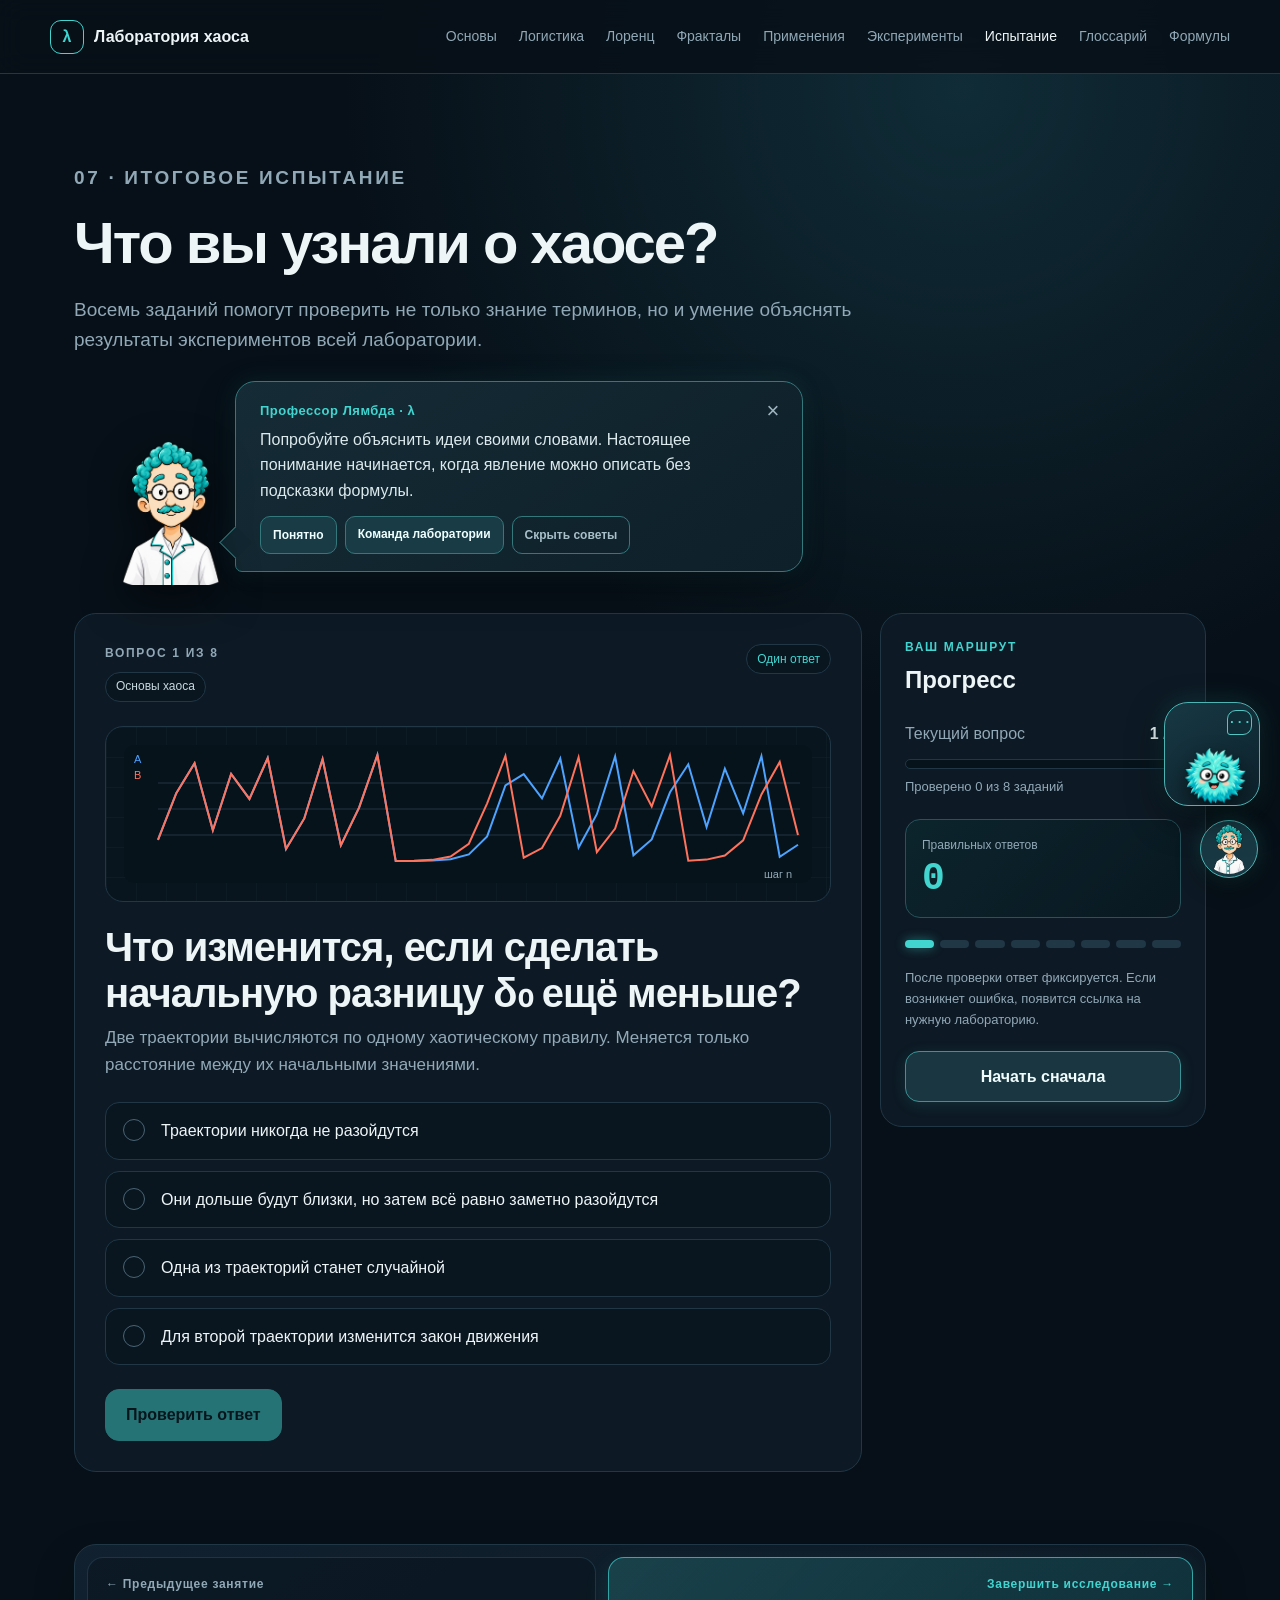
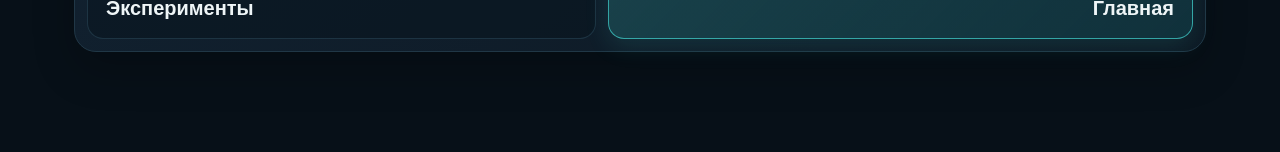
<file: pages/quiz.html>
<!doctype html>
<html lang="ru">
<head>
  <meta charset="UTF-8">
  <meta name="viewport" content="width=device-width,initial-scale=1">
  <meta name="description" content="Итоговое интерактивное испытание по теории хаоса">
  <title>Итоговое испытание — Лаборатория хаоса</title>
  <link rel="stylesheet" href="../css/style.css">
  <link rel="stylesheet" href="../css/quiz.css">
</head>
<body>
  <header class="site-header">
    <a class="brand" href="../index.html"><span class="brand-mark">λ</span><span>Лаборатория хаоса</span></a>
    <button class="menu-toggle" aria-label="Открыть меню" aria-expanded="false">Меню</button>
    <nav class="nav"><a href="basics.html">Основы</a><a href="logistic.html">Логистика</a><a href="lorenz.html">Лоренц</a><a href="fractal.html">Фракталы</a><a href="applications.html">Применения</a><a href="experiments.html">Эксперименты</a><a href="quiz.html">Испытание</a></nav>
  </header>
  <main class="page-main quiz-page">
    <section class="page-hero"><p class="eyebrow">07 · Итоговое испытание</p><h1>Что вы узнали о хаосе?</h1><p>Восемь заданий помогут проверить не только знание терминов, но и умение объяснять результаты экспериментов всей лаборатории.</p></section>
    <section class="quiz-layout" id="quiz-area" aria-label="Итоговое испытание">
      <article class="content-card quiz-card" id="quiz-card" aria-labelledby="question-title">
        <div class="quiz-question-head"><div><p class="eyebrow" id="question-counter">Вопрос 1 из 8</p><span class="quiz-topic" id="question-topic">Основы хаоса</span></div><span class="quiz-format" id="question-format">Один ответ</span></div>
        <div id="question-visual"></div><h2 id="question-title">Загрузка задания…</h2><p class="quiz-prompt" id="question-prompt"></p>
        <form id="answer-form" novalidate><div class="quiz-answers" id="quiz-answers"></div><p class="quiz-selection-hint" id="selection-hint" role="alert" hidden>Сначала выберите ответ.</p><div class="quiz-feedback" id="quiz-feedback" aria-live="polite" hidden></div><div class="actions quiz-actions"><button class="button secondary" id="previous-question" type="button" hidden>Предыдущий вопрос</button><button class="button primary" id="check-answer" type="submit" disabled>Проверить ответ</button><button class="button secondary" id="next-question" type="button" hidden>Следующий вопрос</button></div></form>
      </article>
      <aside class="control-panel quiz-status" aria-label="Прогресс испытания"><p class="eyebrow">Ваш маршрут</p><h2>Прогресс</h2><div class="quiz-status-row"><span>Текущий вопрос</span><strong id="status-question">1 / 8</strong></div><div class="quiz-progress" role="progressbar" aria-label="Выполнено заданий" aria-valuemin="0" aria-valuemax="8" aria-valuenow="0"><span id="progress-fill"></span></div><p class="quiz-progress-copy" id="progress-copy">Проверено 0 из 8 заданий</p><div class="quiz-score-card"><span>Правильных ответов</span><strong id="live-score">0</strong></div><div class="quiz-route" id="quiz-route" aria-label="Этапы испытания"></div><p class="quiz-status-note">После проверки ответ фиксируется. Если возникнет ошибка, появится ссылка на нужную лабораторию.</p><button class="button secondary quiz-reset" id="reset-quiz" type="button">Начать сначала</button></aside>
    </section>
    <section class="quiz-result" id="quiz-result" aria-labelledby="result-title" hidden>
      <div class="result-summary"><p class="eyebrow">Испытание завершено</p><h2 id="result-title">Ваш результат</h2><div class="result-score"><strong id="result-score">0 / 8</strong><span id="result-percent">0%</span></div><h3 id="result-grade"></h3><p id="result-message"></p><button class="button primary" id="restart-quiz" type="button">Пройти испытание снова</button></div>
      <div class="result-review"><p class="eyebrow">Маршрут повторения</p><h3 id="review-title">Темы для повторения</h3><div class="review-list" id="review-list"></div></div>
      <div class="result-professor" id="result-professor"><img class="assistant-avatar result-professor-avatar" id="result-professor-avatar" src="../assets/characters/lambda.png" alt="Профессор Лямбда"><div class="assistant-bubble result-professor-bubble"><strong class="assistant-name" id="result-professor-name">Профессор Лямбда · λ</strong><p class="assistant-message" id="result-professor-message"></p></div></div>
    </section>
  </main>
  <script src="../js/common.js"></script><script src="../js/quiz.js"></script>
</body>
</html>
</file>
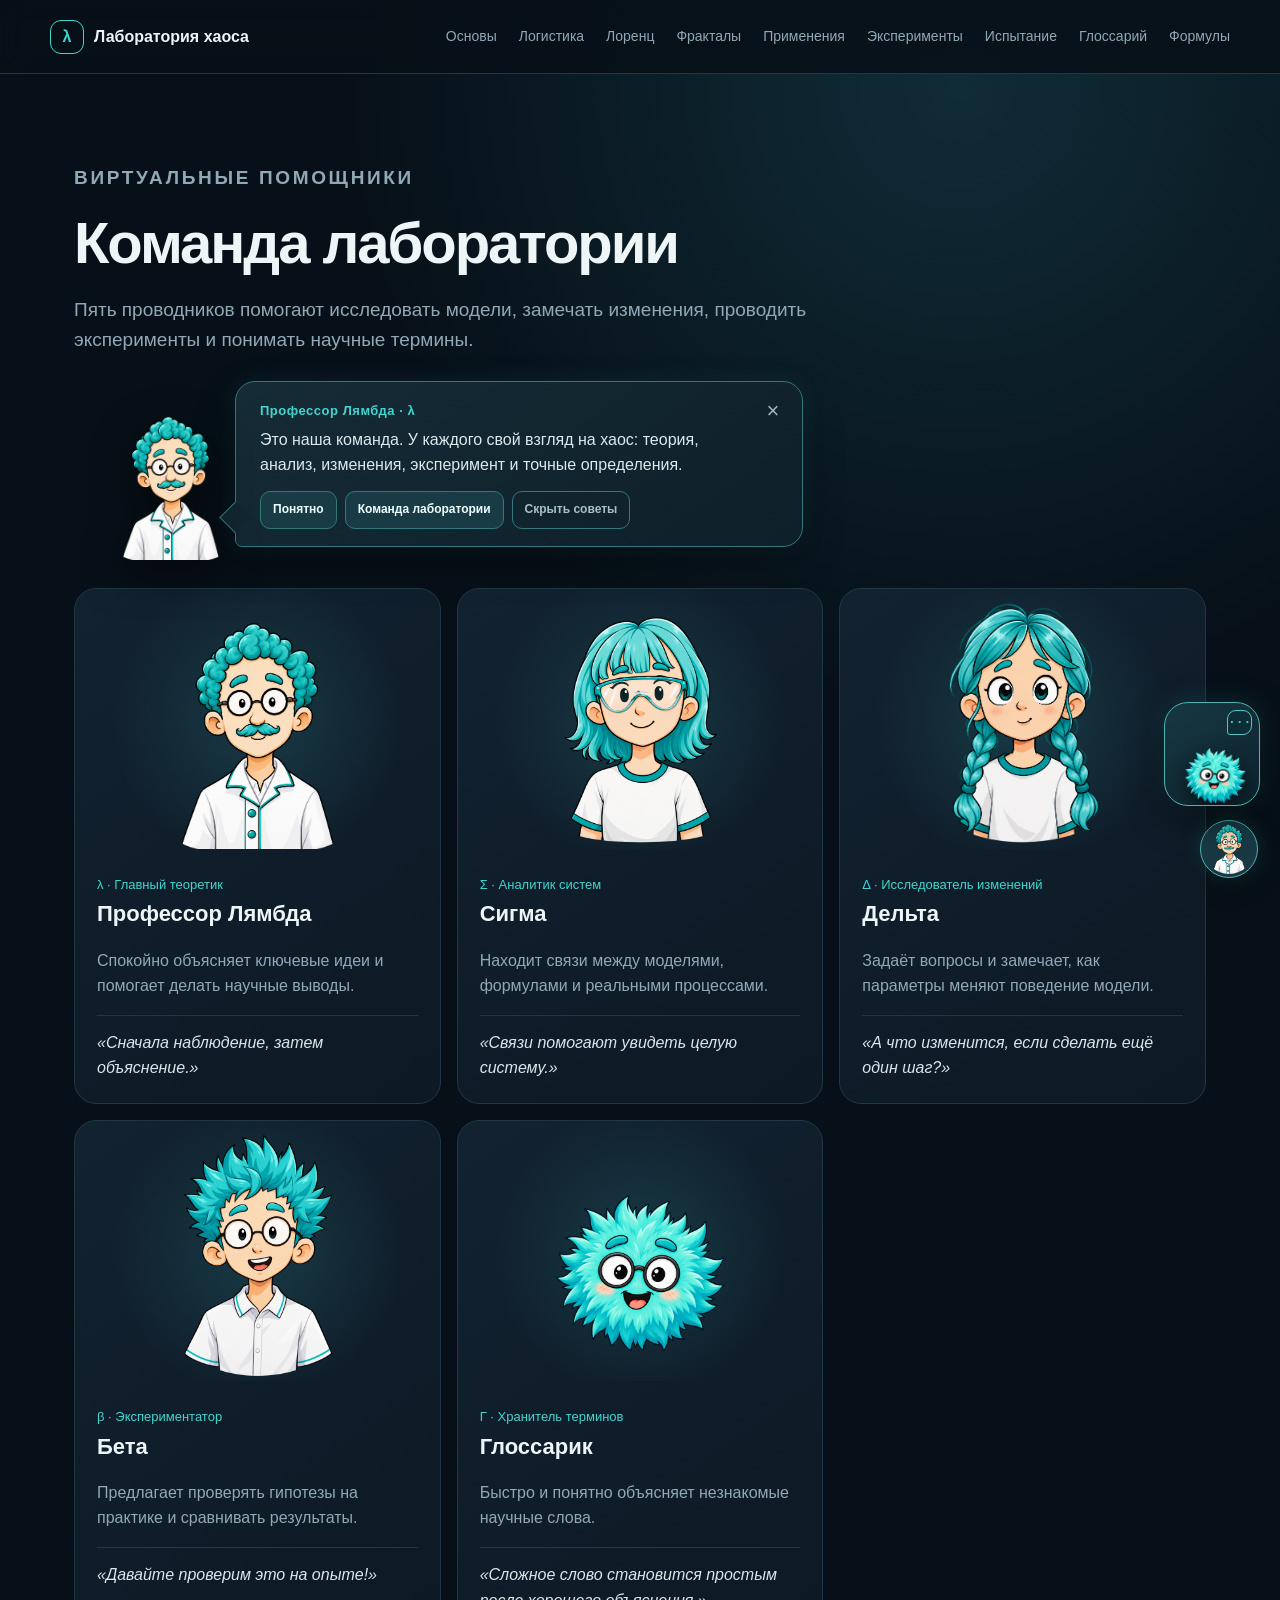
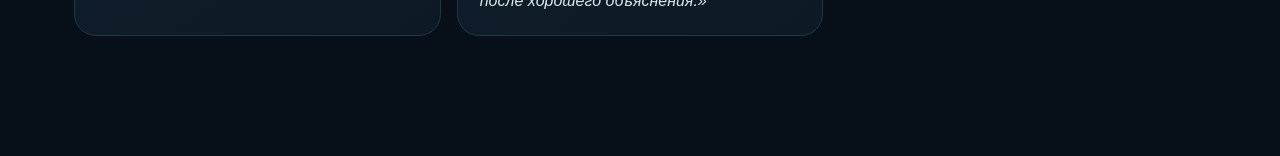
<file: pages/team.html>
<!doctype html><html lang="ru"><head><meta charset="UTF-8"><meta name="viewport" content="width=device-width,initial-scale=1"><meta name="description" content="Команда виртуальных помощников цифровой лаборатории хаоса"><title>Команда лаборатории</title><link rel="stylesheet" href="../css/style.css"><link rel="stylesheet" href="../css/assistants.css"><link rel="stylesheet" href="../css/buttons.css"></head><body><header class="site-header"><a class="brand" href="../index.html"><span class="brand-mark">λ</span><span>Лаборатория хаоса</span></a><button class="menu-toggle" aria-label="Открыть меню" aria-expanded="false">Меню</button><nav class="nav"><a href="basics.html">Основы</a><a href="logistic.html">Логистика</a><a href="lorenz.html">Лоренц</a><a href="fractal.html">Фракталы</a><a href="applications.html">Применения</a><a href="experiments.html">Эксперименты</a><a href="quiz.html">Испытание</a></nav></header><main class="page-main"><section class="page-hero"><p class="eyebrow">Виртуальные помощники</p><h1>Команда лаборатории</h1><p>Пять проводников помогают исследовать модели, замечать изменения, проводить эксперименты и понимать научные термины.</p></section><section class="team-grid" id="team-grid"></section></main><script src="../js/common.js"></script><script src="../js/team.js"></script></body></html>
</file>
<file: css/style.css>
:root{--bg:#071018;--surface:#0d1924;--surface-2:#122231;--text:#eef5f7;--muted:#91a8b6;--line:#203746;--blue:#4da3ff;--green:#51d18a;--red:#ff735d;--ochre:#e8b34f;--cyan:#42d5d0;--violet:#a98cff;--radius:22px}*{box-sizing:border-box}html{scroll-behavior:smooth}body{margin:0;background:radial-gradient(circle at 75% 5%,#102c37 0,transparent 32%),var(--bg);color:var(--text);font:16px/1.6 Inter,Segoe UI,Arial,sans-serif}a{color:inherit;text-decoration:none}button,input{font:inherit}.site-header{height:74px;display:flex;align-items:center;gap:30px;padding:0 max(24px,calc((100% - 1180px)/2));border-bottom:1px solid var(--line);background:rgba(7,16,24,.86);backdrop-filter:blur(14px);position:sticky;top:0;z-index:10}.brand{display:flex;align-items:center;gap:10px;font-weight:700;white-space:nowrap}.brand-mark{display:grid;place-items:center;width:34px;height:34px;border:1px solid var(--cyan);border-radius:11px;color:var(--cyan)}.nav{display:flex;gap:22px;margin-left:auto}.nav a{font-size:14px;color:var(--muted);transition:.2s}.nav a:hover,.nav a.active{color:var(--text)}.menu-toggle{display:none}.hero{max-width:1180px;margin:auto;min-height:690px;padding:90px 24px;display:grid;grid-template-columns:1.05fr .95fr;align-items:center;gap:72px}.eyebrow{text-transform:uppercase;letter-spacing:.14em;color:var(--cyan);font-size:12px;font-weight:750}.hero h1{font-size:clamp(52px,6.5vw,90px);line-height:.98;letter-spacing:-.055em;margin:18px 0}.hero h1 span{color:var(--cyan)}.lead{font-size:22px;color:#c8d6dd}.question{max-width:590px;color:var(--muted);font-size:17px}.actions{display:flex;gap:12px;margin-top:32px}.button{min-height:50px;padding:12px 20px;border-radius:14px;display:inline-flex;align-items:center;justify-content:center;font-weight:700;border:1px solid var(--line)}.button.primary{background:var(--cyan);color:#041214;border-color:var(--cyan)}.button.secondary{background:var(--surface)}.button:hover{transform:translateY(-2px)}.visual-card{position:relative;height:510px;border:1px solid #254455;border-radius:32px;overflow:hidden;background:linear-gradient(145deg,#0d1d29,#071017);box-shadow:0 32px 80px #0007}.visual-card:before{content:"";position:absolute;inset:0;background-image:linear-gradient(#29404b33 1px,transparent 1px),linear-gradient(90deg,#29404b33 1px,transparent 1px);background-size:42px 42px}.visual-card canvas{position:relative;width:100%;height:100%}.visual-label{position:absolute;left:22px;bottom:20px;padding:8px 12px;border:1px solid var(--line);border-radius:99px;background:#071018cc;color:var(--muted);font-size:12px}.status-dot{display:inline-block;width:7px;height:7px;border-radius:50%;background:var(--cyan);box-shadow:0 0 12px var(--cyan)}.intro{max-width:820px;margin:20px auto 110px;padding:0 24px;text-align:center}.intro h2,.section h2,.page-hero h1{font-size:clamp(34px,5vw,58px);line-height:1.08;letter-spacing:-.035em;margin:10px 0 20px}.intro>p:last-child{color:var(--muted);font-size:19px}.section{max-width:1180px;margin:auto;padding:40px 24px 120px}.section-heading{display:flex;justify-content:space-between;align-items:end;margin-bottom:30px}.progress-label{color:var(--muted)}.card-grid{display:grid;grid-template-columns:repeat(3,1fr);gap:16px}.topic-card{min-height:245px;padding:25px;border:1px solid var(--line);border-radius:var(--radius);background:linear-gradient(145deg,var(--surface-2),var(--surface));display:flex;flex-direction:column;transition:.22s}.topic-card:hover{transform:translateY(-5px);border-color:currentColor;box-shadow:0 20px 40px #0004}.topic-card span{font-size:12px;text-transform:uppercase;letter-spacing:.1em;color:var(--muted)}.topic-card h3{font-size:23px;line-height:1.2;margin:24px 0 8px}.topic-card p{color:var(--muted);margin:0}.topic-card b{margin-top:auto;font-size:14px}.blue b{color:var(--blue)}.green b{color:var(--green)}.red b{color:var(--red)}.ochre b{color:var(--ochre)}.cyan b{color:var(--cyan)}.violet b{color:var(--violet)}.final{grid-column:span 3;min-height:170px}footer{max-width:1180px;margin:auto;padding:30px 24px;border-top:1px solid var(--line);color:var(--muted);display:flex;justify-content:space-between}.assistant{position:fixed;right:24px;bottom:24px;width:56px;height:56px;border:1px solid #4bc4c2;border-radius:50%;background:#0d2630;box-shadow:0 0 25px #42d5d044;cursor:pointer}.assistant span,.assistant span:before,.assistant span:after{position:absolute;content:"";width:8px;height:8px;background:var(--cyan);border-radius:50%;left:23px;top:23px}.assistant span:before{left:-13px;top:5px}.assistant span:after{left:13px;top:-5px}.hint{position:fixed;right:24px;bottom:92px;width:min(330px,calc(100vw - 48px));padding:20px;border:1px solid var(--line);border-radius:18px;background:var(--surface-2);box-shadow:0 20px 50px #0008;z-index:20}.hint button{float:right;border:0;background:none;color:var(--muted);font-size:24px}.hint p{color:var(--muted);margin-bottom:0}.page-main{max-width:1180px;margin:auto;padding:70px 24px 120px}.page-hero{max-width:790px;margin-bottom:45px}.page-hero p{color:var(--muted);font-size:19px}.lab-layout{display:grid;grid-template-columns:1.45fr .7fr;gap:18px}.lab-panel,.control-panel,.content-card{border:1px solid var(--line);border-radius:var(--radius);background:var(--surface);padding:24px}.lab-panel{min-height:390px;display:grid;place-items:center;background-image:linear-gradient(#29404b26 1px,transparent 1px),linear-gradient(90deg,#29404b26 1px,transparent 1px);background-size:36px 36px}.placeholder-graph{color:var(--muted);text-align:center}.placeholder-graph strong{display:block;color:var(--cyan);font-size:54px}.control-panel h2{margin-top:0}.control-group{margin:28px 0}.control-row{display:flex;justify-content:space-between}.control-group input{width:100%;accent-color:var(--cyan)}.formula{padding:18px;border-left:3px solid var(--cyan);background:#07141d;border-radius:0 14px 14px 0;font:20px Georgia,serif}.content-row{display:grid;grid-template-columns:repeat(3,1fr);gap:16px;margin-top:18px}.content-card h3{margin-top:0}.content-card p{color:var(--muted)}@media(max-width:900px){.nav{display:none;position:absolute;top:74px;left:16px;right:16px;padding:18px;flex-direction:column;background:var(--surface);border:1px solid var(--line);border-radius:18px}.nav.open{display:flex}.menu-toggle{display:block;margin-left:auto;color:var(--text);background:var(--surface);border:1px solid var(--line);border-radius:10px;padding:8px 12px}.hero{grid-template-columns:1fr;padding-top:55px}.visual-card{height:420px}.card-grid{grid-template-columns:1fr 1fr}.final{grid-column:span 2}.lab-layout{grid-template-columns:1fr}.content-row{grid-template-columns:1fr}}@media(max-width:600px){.brand span:last-child{display:none}.hero{padding-inline:18px;gap:35px}.hero h1{font-size:48px}.visual-card{height:330px}.actions{flex-direction:column}.card-grid{grid-template-columns:1fr}.final{grid-column:auto}.section-heading{align-items:start}.progress-label{display:none}footer{flex-direction:column;gap:8px}}@media(prefers-reduced-motion:reduce){*{scroll-behavior:auto!important;transition:none!important}.assistant{box-shadow:none}}.mini-task-label{
  color:var(--cyan) !important;
  text-transform:uppercase;
  letter-spacing:.14em;
  font-size:12px;
  font-weight:750;
}
.glossary-card,
.formula-card{
  scroll-margin-top:100px;
}

.lesson-navigation{width:100%;max-width:1132px;margin:72px auto 0;padding:12px;border:1px solid var(--line);border-radius:var(--radius);background:linear-gradient(145deg,rgba(18,34,49,.92),rgba(13,25,36,.96));display:grid;grid-template-columns:minmax(0,1fr) minmax(0,1.15fr);gap:12px;box-shadow:0 18px 42px rgba(0,0,0,.22)}
.lesson-nav-link{min-width:0;min-height:82px;padding:14px 18px;border:1px solid transparent;border-radius:16px;display:flex;flex-direction:column;justify-content:center;transition:transform .22s ease,border-color .22s ease,background-color .22s ease,box-shadow .22s ease}
.lesson-nav-link span{color:var(--muted);font-size:12px;font-weight:700;letter-spacing:.06em}.lesson-nav-link strong{margin-top:2px;color:var(--text);font-size:20px;line-height:1.25;overflow-wrap:anywhere}
.lesson-nav-previous{background:rgba(7,16,24,.38);border-color:rgba(32,55,70,.9)}
.lesson-nav-next{background:linear-gradient(135deg,rgba(66,213,208,.2),rgba(18,59,69,.72));border-color:rgba(66,213,208,.7);box-shadow:0 8px 24px rgba(66,213,208,.12);text-align:right}.lesson-nav-next span{color:var(--cyan)}
.lesson-nav-link:hover{transform:translateY(-3px);border-color:var(--cyan);box-shadow:0 12px 28px rgba(0,0,0,.28),0 0 22px rgba(66,213,208,.12)}
.lesson-nav-link:focus-visible{outline:3px solid #eaffff;outline-offset:3px}.lesson-navigation-start{width:calc(100% - 48px)}.lesson-navigation-start .lesson-nav-next{grid-column:2}
@media(max-width:600px){.lesson-navigation{margin-top:52px;grid-template-columns:1fr}.lesson-nav-next{order:-1;text-align:left}.lesson-navigation-start .lesson-nav-next{grid-column:auto}}
</file>
<file: css/applications.css>
.applications-page{
  max-width:1180px;
}

.application-selector{
  margin-bottom:18px;
  padding:26px;
  border:1px solid var(--line);
  border-radius:var(--radius);
  background:var(--surface);
}

.selector-head{
  display:flex;
  justify-content:space-between;
  gap:30px;
  align-items:end;
  margin-bottom:20px;
}

.selector-head h2{
  margin:4px 0 0;
}

.selector-head > p{
  max-width:430px;
  margin:0;
  color:var(--muted);
}

.application-tabs{
  display:grid;
  grid-template-columns:repeat(3,1fr);
  gap:10px;
}

.application-tab{
  display:flex;
  align-items:center;
  gap:14px;
  padding:16px;
  border:1px solid var(--line);
  border-radius:14px;
  background:var(--surface-2);
  color:var(--text);
  text-align:left;
  cursor:pointer;
  transition:.2s;
}

.application-tab:hover{
  border-color:var(--cyan);
  transform:translateY(-2px);
}

.application-tab.active{
  border-color:var(--cyan);
  background:
    linear-gradient(
      135deg,
      rgba(66,213,208,.12),
      rgba(81,209,138,.06)
    ),
    var(--surface-2);
  box-shadow:0 0 20px #42d5d01f;
}

.tab-number{
  display:grid;
  place-items:center;
  width:34px;
  height:34px;
  flex:0 0 34px;
  border:1px solid var(--line);
  border-radius:10px;
  color:var(--cyan);
  font-weight:700;
}

.application-tab strong{
  display:block;
}

.application-tab small{
  display:block;
  margin-top:2px;
  color:var(--muted);
}

.application-lab{
  display:grid;
  grid-template-columns:1.55fr .75fr;
  gap:18px;
}

.application-stage,
.application-controls,
.application-summary{
  border:1px solid var(--line);
  border-radius:var(--radius);
  background:var(--surface);
}

.application-stage{
  overflow:hidden;
}

.stage-head{
  display:flex;
  justify-content:space-between;
  align-items:center;
  gap:20px;
  padding:20px 24px;
  border-bottom:1px solid var(--line);
}

.stage-head h2{
  margin:2px 0 0;
}

.stage-legend{
  display:flex;
  gap:14px;
  color:var(--muted);
  font-size:13px;
}

.stage-legend span{
  display:flex;
  align-items:center;
  gap:7px;
}

.stage-legend i{
  width:9px;
  height:9px;
  border-radius:50%;
}

.weather-a{
  background:var(--cyan);
  box-shadow:0 0 10px #42d5d066;
}

.weather-b{
  background:var(--red);
  box-shadow:0 0 10px #ff735d66;
}

.stage-note{
  color:var(--muted);
  font-size:13px;
}

.application-stage canvas{
  display:block;
  width:100%;
  height:460px;
  background:
    linear-gradient(#29404b20 1px,transparent 1px),
    linear-gradient(90deg,#29404b20 1px,transparent 1px),
    #071018;
  background-size:36px 36px;
}

.stage-footer{
  padding:12px 20px;
  border-top:1px solid var(--line);
  color:var(--muted);
  font-size:13px;
}

.application-controls{
  padding:24px;
}

.application-controls h2{
  margin-top:0;
}

.application-description{
  color:var(--muted);
}

.difference-control{
  margin:26px 0;
}

.control-row{
  display:flex;
  justify-content:space-between;
  gap:16px;
}

.difference-control input{
  width:100%;
  margin-top:12px;
  accent-color:var(--cyan);
}

.application-actions{
  display:grid;
  grid-template-columns:1fr 1fr;
  gap:10px;
  margin:22px 0;
}

.application-result{
  margin-top:20px;
  padding:18px;
  border:1px solid var(--line);
  border-radius:14px;
  background:#09151f;
}

.application-result span{
  display:block;
  color:var(--muted);
  font-size:12px;
  text-transform:uppercase;
  letter-spacing:.1em;
}

.application-result strong{
  display:block;
  margin:6px 0;
  color:var(--cyan);
  font-size:21px;
}

.application-result p{
  margin:0;
  color:var(--muted);
}

.bio-mode-buttons{
  display:grid;
  grid-template-columns:1fr 1fr;
  gap:10px;
  margin:24px 0;
}

.signal-mode{
  min-height:48px;
  padding:10px 14px;
  border:1px solid var(--line);
  border-radius:12px;
  background:var(--surface-2);
  color:var(--text);
  cursor:pointer;
  transition:.2s;
}

.signal-mode:hover,
.signal-mode.active{
  border-color:var(--cyan);
  background:#12303a;
}

.crypto-key-control{
  display:grid;
  gap:8px;
  margin:24px 0;
}

.crypto-key-control span{
  font-weight:700;
}

.crypto-key-control input{
  width:100%;
  min-height:46px;
  padding:10px 12px;
  border:1px solid var(--line);
  border-radius:12px;
  background:#08131c;
  color:var(--text);
}

.crypto-values{
  display:grid;
  grid-template-columns:1fr 1fr;
  gap:10px;
  margin-top:18px;
}

.crypto-values div{
  padding:14px;
  border:1px solid var(--line);
  border-radius:12px;
  background:#09151f;
}

.crypto-values span{
  display:block;
  color:var(--muted);
  font-size:12px;
}

.crypto-values strong{
  display:block;
  margin-top:4px;
  color:var(--cyan);
}

.application-cards{
  margin-top:18px;
}

.card-number{
  float:right;
  color:#486476;
  font-size:24px;
  font-weight:700;
}

.card-prompt{
  padding-top:14px;
  border-top:1px solid var(--line);
  font-weight:700;
  color:#cddce3 !important;
}

.application-summary{
  margin-top:18px;
  padding:28px;
  display:grid;
  grid-template-columns:.9fr 1.1fr;
  gap:28px;
}

.application-summary p{
  color:var(--muted);
}

.application-summary-grid{
  display:grid;
  gap:10px;
}

.application-summary-grid article{
  padding:16px 18px;
  border:1px solid var(--line);
  border-radius:14px;
  background:var(--surface-2);
}

.application-summary-grid span{
  display:block;
  color:var(--cyan);
  font-size:12px;
  text-transform:uppercase;
  letter-spacing:.1em;
}

.application-summary-grid strong{
  display:block;
  margin-top:4px;
}

.applications-task{
  margin-top:18px;
  padding:28px;
  border:1px solid rgba(66,213,208,.35);
  border-radius:var(--radius);
  background:
    linear-gradient(
      135deg,
      rgba(66,213,208,.08),
      rgba(81,209,138,.05)
    ),
    var(--surface);
  display:grid;
  grid-template-columns:1fr 1fr;
  gap:28px;
}

.applications-task h2{
  margin:4px 0 10px;
}

.applications-task > div:first-child p:last-child{
  color:var(--muted);
}

.applications-task .task-steps{
  display:grid;
  grid-template-columns:auto 1fr;
  gap:14px;
  align-content:start;
}

.applications-task .task-steps span{
  width:28px;
  height:28px;
  display:grid;
  place-items:center;
  border:1px solid var(--cyan);
  border-radius:50%;
  color:var(--cyan);
  font-weight:700;
}

.applications-task .task-steps p{
  margin:0;
  color:var(--muted);
}

.applications-task .task-question{
  grid-column:1 / -1;
  margin-top:4px;
  padding-top:22px;
  border-top:1px solid var(--line);
  display:grid;
  grid-template-columns:1fr auto;
  gap:20px;
  align-items:center;
}

.applications-task .task-question > div:first-child span{
  display:block;
  margin-bottom:6px;
  color:var(--cyan);
  text-transform:uppercase;
  letter-spacing:.12em;
  font-size:11px;
  font-weight:700;
}

.applications-task .task-question strong{
  display:block;
  max-width:760px;
  font-size:18px;
  line-height:1.45;
}

.applications-task .conclusion-toggle{
  min-height:44px;
  padding:10px 18px;
  border-color:#3b9b9a;
  background:#17343f;
  color:var(--text);
  box-shadow:0 0 18px #42d5d01f;
}

.applications-task .conclusion-toggle:hover{
  background:#1d414d;
  border-color:var(--cyan);
  box-shadow:0 0 22px #42d5d038;
}

.applications-task .conclusion-answer{
  grid-column:1 / -1;
  margin-top:4px;
  padding:18px 20px;
  border:1px solid #2d6971;
  border-radius:14px;
  background:#0c2029;
}

.applications-task .conclusion-answer span{
  display:block;
  margin-bottom:6px;
  color:var(--cyan);
  text-transform:uppercase;
  letter-spacing:.1em;
  font-size:11px;
  font-weight:700;
}

.applications-task .conclusion-answer p{
  margin:0;
  color:#b9ccd5;
}

@media(max-width:900px){

  .selector-head{
    align-items:start;
    flex-direction:column;
  }

  .application-tabs{
    grid-template-columns:1fr;
  }

  .application-lab,
  .application-summary,
  .applications-task{
    grid-template-columns:1fr;
  }

  .applications-task .task-question{
    grid-template-columns:1fr;
  }

  .applications-task .conclusion-toggle{
    justify-self:start;
  }

  .application-stage canvas{
    height:400px;
  }
}

.weather-map-wrap{
  position:relative;
}

.weather-overlay{
  position:absolute;
  top:14px;
  right:14px;
  padding:6px 10px;
  border:1px solid var(--line);
  border-radius:10px;
  background:#071018cc;
  color:var(--cyan);
  font-size:12px;
  backdrop-filter:blur(6px);
}

.weather-legend{
  display:flex;
  gap:14px;
  color:var(--muted);
  font-size:12px;
}

.weather-legend span{
  display:flex;
  align-items:center;
  gap:6px;
}

.weather-legend i{
  width:10px;
  height:10px;
  border-radius:50%;
}

.temperature-cold{
  background:#4da3ff;
}

.temperature-warm{
  background:#ff735d;
}

.weather-control,
.password-length-control{
  display:grid;
  grid-template-columns:1fr auto;
  gap:8px;
  margin:20px 0;
}

.weather-control input,
.password-length-control input{
  grid-column:1 / -1;
  width:100%;
  accent-color:var(--cyan);
}


.password-lab{
  min-height:460px;
  padding:28px;
  display:grid;
  grid-template-columns:1fr 1fr;
  gap:14px;
  align-content:start;
  background:
    linear-gradient(#29404b18 1px,transparent 1px),
    linear-gradient(90deg,#29404b18 1px,transparent 1px),
    #071018;
  background-size:36px 36px;
}

.password-output-card{
  padding:20px;
  border:1px solid var(--line);
  border-radius:16px;
  background:#0a1721;
}

.password-output-card span{
  display:block;
  color:var(--muted);
  font-size:12px;
  text-transform:uppercase;
  letter-spacing:.1em;
}

.password-output-card strong{
  display:block;
  margin:12px 0;
  color:var(--cyan);
  font:700 20px/1.4 ui-monospace,SFMono-Regular,Consolas,monospace;
  overflow-wrap:anywhere;
}

.password-copy{
  padding:7px 10px;
  border:1px solid var(--line);
  border-radius:9px;
  background:var(--surface-2);
  color:var(--text);
  cursor:pointer;
}

.password-copy:hover{
  border-color:var(--cyan);
}

.password-difference{
  grid-column:1 / -1;
  padding:18px;
  border:1px solid var(--line);
  border-radius:16px;
  background:var(--surface);
}

.password-difference > span{
  display:block;
  color:var(--muted);
  font-size:12px;
  text-transform:uppercase;
  letter-spacing:.1em;
}

.difference-bar{
  height:10px;
  margin:12px 0;
  overflow:hidden;
  border-radius:99px;
  background:#071018;
}

.difference-bar i{
  display:block;
  width:0%;
  height:100%;
  border-radius:inherit;
  background:linear-gradient(90deg,var(--cyan),var(--violet));
  transition:.3s;
}

.password-difference strong{
  color:var(--text);
}

.password-strength-grid{
  grid-column:1 / -1;
  display:grid;
  grid-template-columns:repeat(4,1fr);
  gap:10px;
}

.password-strength-grid article{
  padding:14px;
  border:1px solid var(--line);
  border-radius:13px;
  background:#09151f;
}

.password-strength-grid span{
  display:block;
  color:var(--muted);
  font-size:11px;
  text-transform:uppercase;
}

.password-strength-grid strong{
  display:block;
  margin-top:5px;
  color:var(--cyan);
}

.password-options{
  display:grid;
  grid-template-columns:1fr 1fr;
  gap:10px;
  margin:22px 0;
  padding:16px;
  border:1px solid var(--line);
  border-radius:14px;
}

.password-options legend{
  padding:0 6px;
  color:var(--muted);
}

.password-options label{
  display:flex;
  gap:8px;
  align-items:center;
  color:var(--text);
}

.password-options input{
  accent-color:var(--cyan);
}


.crypto-steps{
  display:grid;
  grid-template-columns:repeat(4,1fr);
  gap:10px;
  padding:18px 24px 0;
}

.crypto-step{
  padding:12px;
  border:1px solid var(--line);
  border-radius:12px;
  background:var(--surface-2);
  opacity:.65;
  transition:.2s;
}

.crypto-step span{
  display:grid;
  place-items:center;
  width:24px;
  height:24px;
  margin-bottom:8px;
  border:1px solid var(--line);
  border-radius:50%;
  color:var(--cyan);
  font-size:12px;
  font-weight:700;
}

.crypto-step strong{
  display:block;
  font-size:13px;
  line-height:1.35;
}

.crypto-step.active{
  border-color:var(--cyan);
  background:
    linear-gradient(
      135deg,
      rgba(66,213,208,.12),
      rgba(81,209,138,.06)
    ),
    var(--surface-2);
  opacity:1;
}

.crypto-step.done{
  border-color:#51d18a;
  opacity:1;
}

.password-output-card small{
  display:block;
  margin-top:4px;
  color:var(--muted);
  font-size:12px;
}

.password-reel{
  display:flex;
  flex-wrap:wrap;
  gap:6px;
  min-height:64px;
  margin:14px 0 16px;
  align-items:flex-start;
}

.password-slot{
  min-width:26px;
  height:34px;
  display:grid;
  place-items:center;
  padding:0 6px;
  border:1px solid var(--line);
  border-radius:10px;
  background:#071018;
  color:#9bb6c3;
  font:700 18px/1 ui-monospace,SFMono-Regular,Consolas,monospace;
  transition:.2s;
}

.password-slot.locked{
  color:var(--cyan);
  border-color:rgba(66,213,208,.45);
  background:#0b1b24;
  box-shadow:0 0 12px rgba(66,213,208,.12);
}

.crypto-workflow-actions{
  display:grid;
  grid-template-columns:1fr 1fr;
  gap:10px;
  margin:22px 0;
}

#crypto-nudge-key:disabled,
#crypto-generate-b:disabled{
  opacity:.5;
  cursor:not-allowed;
}

@media(max-width:900px){
  .crypto-steps{
    grid-template-columns:1fr 1fr;
  }
}

@media(max-width:600px){
  .crypto-steps,
  .crypto-workflow-actions{
    grid-template-columns:1fr;
  }
}

@media(max-width:600px){

  .application-stage canvas{
    height:320px;
  }

  .application-actions,
  .bio-mode-buttons,
  .crypto-values{
    grid-template-columns:1fr;
  }
}
  .password-lab,
  .password-strength-grid{
    grid-template-columns:1fr;
  }

  .password-output-card,
  .password-difference{
    grid-column:1;
  }

  .password-options{
    grid-template-columns:1fr;
  }
  
  .application-lab{
  scroll-margin-top:95px;
}
</file>
<file: css/conclusion.css>
.formula-link{display:block;border-radius:14px}.formula-link .formula{transition:border-color .18s,background-color .18s}.formula-link:hover .formula{border-color:var(--text);background:#0a1b26}.formula-link:focus-visible{outline:3px solid var(--text);outline-offset:3px}.term-link{color:#79e2df;text-decoration:underline;text-decoration-color:#42d5d077;text-decoration-thickness:1px;text-underline-offset:4px;transition:color .2s,text-decoration-color .2s,background-color .2s}.term-link:hover{color:#b8fffc;text-decoration-color:var(--cyan);background:#42d5d012}.term-link:focus-visible{outline:2px solid var(--cyan);outline-offset:3px;border-radius:3px}.conclusion-question{align-items:center;flex-wrap:wrap}.conclusion-question>div:first-child{display:grid;gap:4px;flex:1}.conclusion-toggle{min-height:44px;flex:0 0 auto;cursor:pointer;background:#21404b!important;border-color:#42808b!important;color:#f2ffff;box-shadow:0 0 18px #42d5d025;transition:transform .22s ease,background-color .22s ease,border-color .22s ease,box-shadow .22s ease}.conclusion-toggle:hover{transform:translateY(-3px);background:#2a5360!important;border-color:var(--cyan)!important;box-shadow:0 7px 24px #42d5d044}.conclusion-answer{flex:1 0 100%;margin-top:4px;padding:20px;border:1px solid #2c5962;border-radius:15px;background:#091a23}.conclusion-answer[hidden]{display:none}.conclusion-answer span{display:block;margin-bottom:8px;color:var(--cyan);font-size:12px;text-transform:uppercase;letter-spacing:.1em}.conclusion-answer p{margin:0;color:#c4d3da}.formula-card,.glossary-card{scroll-margin-top:95px}.formula-card:target,.glossary-card:target{border-color:var(--cyan);box-shadow:0 0 0 1px var(--cyan),0 18px 45px #0004}@media(max-width:600px){.conclusion-question{display:flex}.conclusion-toggle{width:100%;margin-top:12px}}
</file>
<file: css/basics.css>
.chart-panel{display:block;padding:0;overflow:hidden}.chart-head{display:flex;align-items:flex-end;justify-content:space-between;padding:22px 24px 14px}.chart-head h2{margin:2px 0 0;font-size:24px}.chart-head .eyebrow{margin:0}.chart-legend{display:flex;gap:16px;color:var(--muted);font-size:13px}.chart-legend span{display:flex;align-items:center;gap:7px}.chart-legend i{width:22px;height:3px;border-radius:3px}.legend-a{background:var(--blue)}.legend-b{background:var(--red)}.chart-wrap{height:350px;position:relative;border-top:1px solid var(--line);border-bottom:1px solid var(--line);background:#08131c}.chart-wrap canvas{width:100%;height:100%;display:block}.chart-empty{position:absolute;inset:0;display:flex;flex-direction:column;align-items:center;justify-content:center;background:#08131ce8;color:var(--muted);text-align:center;padding:20px}.chart-empty[hidden]{display:none}.chart-empty strong{font-size:52px;color:var(--cyan);font-weight:500}.chart-stats{display:flex;gap:26px;padding:13px 24px;color:var(--muted);font-size:13px}.chart-stats b{color:var(--text);margin-left:5px}.initial-values{display:grid;gap:9px;margin:18px 0}.initial-values div{display:flex;justify-content:space-between;gap:16px;padding:12px 14px;border:1px solid var(--line);border-radius:12px;background:#091620}.initial-values span{color:var(--muted);font-size:13px}.initial-values strong{font-family:ui-monospace,SFMono-Regular,Consolas,monospace;font-size:13px}.delta-control{border:0;padding:0;margin:24px 0}.delta-control legend{margin-bottom:10px;font-weight:700}.delta-options{display:grid;grid-template-columns:1fr 1fr;gap:8px}.delta-options label{cursor:pointer}.delta-options input{position:absolute;opacity:0;pointer-events:none}.delta-options span{min-height:46px;display:grid;place-items:center;border:1px solid var(--line);border-radius:12px;background:#091620;color:var(--muted);transition:.18s}.delta-options input:checked+span{border-color:var(--cyan);background:#0c292f;color:var(--text);box-shadow:inset 0 0 0 1px var(--cyan)}.delta-options input:focus-visible+span{outline:3px solid #fff;outline-offset:2px}.formula-large{font-size:22px}.formula-large>span,.formula-large small{display:block;font:12px/1.5 Inter,Segoe UI,sans-serif;color:var(--muted)}.formula-large>span{text-transform:uppercase;letter-spacing:.08em;margin-bottom:6px}.formula-large small{margin-top:7px}.lab-actions{margin-top:20px}.lab-actions .button{cursor:pointer}.explanation-row .content-card{position:relative;min-height:285px;padding-top:58px}.card-number{position:absolute;top:20px;right:22px;color:#48606e;font:700 28px/1 ui-monospace,monospace}.explanation-row h3{font-size:22px}.card-prompt{margin-top:24px;padding-top:18px;border-top:1px solid var(--line);color:#c4d3da!important;font-weight:600}.try-it{margin-top:18px;padding:34px;border:1px solid #27595d;border-radius:var(--radius);background:linear-gradient(135deg,#102832,#0b1c26);display:grid;grid-template-columns:1fr 1fr;gap:28px 55px}.try-it h2{font-size:34px;margin:5px 0 12px}.try-it p{color:var(--muted)}.task-steps{display:grid;grid-template-columns:34px 1fr;align-items:start;gap:12px}.task-steps span{display:grid;place-items:center;width:30px;height:30px;border:1px solid var(--cyan);border-radius:50%;color:var(--cyan);font-size:13px}.task-steps p{margin:2px 0 10px}.task-question{grid-column:1/-1;border-top:1px solid #27505b;padding-top:22px;display:flex;gap:20px;align-items:center}.task-question span{color:var(--cyan);font-size:12px;text-transform:uppercase;letter-spacing:.1em;white-space:nowrap}.task-question strong{font-size:18px}
.forecast-horizon{
  margin:18px 0;
  padding:16px;
  border:1px solid #2b686c;
  border-radius:14px;
  background:linear-gradient(145deg,#0b2029,#0a1821);
  box-shadow:inset 0 0 24px #42d5d00b;
}

.forecast-horizon-head{
  display:flex;
  justify-content:space-between;
  align-items:center;
  gap:14px;
  margin-bottom:10px;
}

.forecast-horizon-head span{
  color:var(--cyan);
  font-size:12px;
  font-weight:700;
  text-transform:uppercase;
  letter-spacing:.07em;
}

.forecast-horizon-head strong{
  color:var(--text);
  font:700 20px/1 ui-monospace,SFMono-Regular,Consolas,monospace;
  white-space:nowrap;
}

.forecast-horizon p{
  margin:0;
  color:#c4d3da;
  font-size:13px;
  line-height:1.55;
}

.forecast-horizon-meta{
  display:flex;
  justify-content:space-between;
  gap:12px;
  margin-top:12px;
  padding-top:10px;
  border-top:1px solid var(--line);
  color:var(--muted);
  font-size:11px;
}

.forecast-horizon-meta b{
  color:var(--cyan);
}
@media(max-width:900px){.try-it{grid-template-columns:1fr}.task-question{display:block}.task-question span{display:block;margin-bottom:8px}}@media(max-width:600px){.chart-head{align-items:flex-start}.chart-wrap{height:300px}.chart-stats{flex-direction:column;gap:2px}.initial-values div{display:block}.initial-values strong{display:block;margin-top:3px}.lab-actions{flex-direction:row}.try-it{padding:24px}}
</file>
<file: css/experiments.css>
.experiments-page{
  max-width:1180px;
}

/* =========================
   ВЫБОР ЭКСПЕРИМЕНТА
========================= */

.experiment-selector{
  margin-bottom:20px;
  padding:26px;
  border:1px solid var(--line);
  border-radius:var(--radius);
  background:var(--surface);
}

.selector-head{
  display:flex;
  justify-content:space-between;
  align-items:end;
  gap:30px;
  margin-bottom:20px;
}

.selector-head h2{
  margin:4px 0 0;
}

.selector-head > p{
  max-width:430px;
  margin:0;
  color:var(--muted);
}

.experiment-tabs{
  display:grid;
  grid-template-columns:repeat(3,1fr);
  gap:10px;
}

.experiment-tab{
  display:flex;
  align-items:center;
  gap:14px;
  padding:16px;
  border:1px solid var(--line);
  border-radius:14px;
  background:var(--surface-2);
  color:var(--text);
  text-align:left;
  cursor:pointer;
  transition:.2s;
}

.experiment-tab:hover{
  border-color:var(--cyan);
  transform:translateY(-2px);
}

.experiment-tab.active{
  border-color:var(--cyan);
  background:
    linear-gradient(135deg,#42d5d01c,#a98cff0e),
    var(--surface-2);
  box-shadow:0 0 22px #42d5d01c;
}

.tab-number{
  display:grid;
  place-items:center;
  width:36px;
  height:36px;
  flex:0 0 36px;
  border:1px solid var(--line);
  border-radius:10px;
  color:var(--cyan);
  font-weight:700;
}

.experiment-tab strong{
  display:block;
}

.experiment-tab small{
  display:block;
  margin-top:2px;
  color:var(--muted);
}

/* =========================
   ПАНЕЛЬ ЭКСПЕРИМЕНТА
========================= */

.experiment-panel{
  scroll-margin-top:95px;
}

.experiment-heading{
  display:grid;
  grid-template-columns:1.3fr .7fr;
  gap:24px;
  align-items:end;
  margin:55px 0 20px;
}

.experiment-heading h2{
  margin:5px 0 10px;
  font-size:clamp(30px,4vw,46px);
  line-height:1.08;
}

.experiment-heading > div:first-child > p:last-child{
  max-width:720px;
  color:var(--muted);
}

.experiment-goal{
  padding:18px 20px;
  border:1px solid #27595d;
  border-radius:16px;
  background:#0c2029;
}

.experiment-goal span{
  display:block;
  margin-bottom:5px;
  color:var(--cyan);
  font-size:11px;
  text-transform:uppercase;
  letter-spacing:.12em;
}

.experiment-goal strong{
  display:block;
}

.experiment-layout{
  display:grid;
  grid-template-columns:1.5fr .75fr;
  gap:18px;
}

.experiment-stage,
.experiment-controls{
  border:1px solid var(--line);
  border-radius:var(--radius);
  background:var(--surface);
  overflow:hidden;
}

.stage-head{
  min-height:82px;
  padding:18px 22px 14px;
  display:flex;
  align-items:end;
  justify-content:space-between;
  gap:20px;
  border-bottom:1px solid var(--line);
}

.stage-head h3{
  margin:3px 0 0;
  font-size:23px;
}

.stage-head .eyebrow{
  margin:0;
}

.stage-note{
  color:var(--muted);
  font-size:12px;
}

.canvas-shell{
  position:relative;
  height:500px;
  background:
    linear-gradient(#29404b20 1px,transparent 1px),
    linear-gradient(90deg,#29404b20 1px,transparent 1px),
    #071018;
  background-size:36px 36px;
}
.lorenz-map-shell{
  height:340px;
}

.canvas-shell canvas{
  display:block;
  width:100%;
  height:100%;
}

.stage-footer{
  padding:12px 20px;
  border-top:1px solid var(--line);
  color:var(--muted);
  font-size:13px;
}

.experiment-controls{
  padding:24px;
  overflow:visible;
}

.experiment-controls h2{
  margin:3px 0 12px;
}

.experiment-description{
  color:var(--muted);
}

/* =========================
   ИЗМЕРЕНИЯ ФЕЙГЕНБАУМА
========================= */

.measurement-list{
  display:grid;
  gap:8px;
  margin:24px 0;
}

.measurement-row{
  display:flex;
  justify-content:space-between;
  align-items:center;
  padding:12px 14px;
  border:1px solid var(--line);
  border-radius:12px;
  background:#091620;
}

.measurement-row span{
  color:var(--muted);
}

.measurement-row strong{
  color:var(--cyan);
  font-family:ui-monospace,Consolas,monospace;
}

.experiment-actions{
  display:grid;
  grid-template-columns:1fr 1fr;
  gap:9px;
  margin:20px 0;
}

.experiment-result{
  margin-top:20px;
  padding:18px;
  border:1px solid var(--line);
  border-radius:14px;
  background:#09151f;
}

.experiment-result > span,
.reference-result span{
  display:block;
  color:var(--muted);
  font-size:11px;
  text-transform:uppercase;
  letter-spacing:.1em;
}

.experiment-result > strong{
  display:block;
  margin:7px 0;
  color:var(--cyan);
  font-size:22px;
}

.experiment-result p{
  margin:0;
  color:var(--muted);
}

.reference-result{
  margin-top:10px;
  padding:14px 16px;
  border:1px dashed #315766;
  border-radius:13px;
}

.reference-result strong{
  display:block;
  margin-top:5px;
}

/* =========================
   RANGE
========================= */

.range-control{
  display:block;
  margin:25px 0;
}

.control-row{
  display:flex;
  justify-content:space-between;
  gap:16px;
}

.range-control input{
  width:100%;
  margin-top:13px;
  accent-color:var(--cyan);
}

.range-labels{
  display:flex;
  justify-content:space-between;
  margin-top:4px;
  color:var(--muted);
  font-size:11px;
}

.full-button{
  width:100%;
}

/* =========================
   ЛОРЕНЦ
========================= */

.map-legend{
  display:flex;
  flex-wrap:wrap;
  gap:16px;
  padding:12px 20px;
  border-top:1px solid var(--line);
  color:var(--muted);
  font-size:12px;
}

.map-legend span{
  display:flex;
  align-items:center;
  gap:7px;
}

.map-legend i{
  width:9px;
  height:9px;
  border-radius:50%;
}

.mode-stable{
  background:var(--green);
}

.mode-transition{
  background:var(--ochre);
}

.mode-chaos{
  background:var(--red);
}

.mini-attractor-card{
  margin-top:20px;
  padding:14px;
  border:1px solid var(--line);
  border-radius:14px;
  background:#071018;
}

.mini-attractor-card > span,
.sequence-card > span{
  display:block;
  margin-bottom:10px;
  color:var(--muted);
  font-size:12px;
}

#lorenz-preview{
  display:block;
  width:100%;
  height:210px;
}

/* =========================
   ОСТРОВ ПОРЯДКА
========================= */

.search-status{
  padding:7px 11px;
  border:1px solid var(--line);
  border-radius:99px;
  color:var(--muted);
  font-size:12px;
  background:#091620;
}

.search-status.found{
  color:var(--green);
  border-color:#2f7651;
  background:#0b241a;
}

.search-status.near{
  color:#e8b34f;
  border-color:#80672d;
  background:#241e0d;
}

.search-status.chaotic{
  color:#ff735d;
  border-color:#7b3d36;
  background:#251311;
}

.diagnostic-grid{
  display:grid;
  grid-template-columns:1fr 1fr;
  gap:8px;
  margin:20px 0;
}

.diagnostic-grid article{
  padding:14px;
  border:1px solid var(--line);
  border-radius:13px;
  background:#091620;
}

.diagnostic-grid span{
  display:block;
  color:var(--muted);
  font-size:11px;
}

.diagnostic-grid strong{
  display:block;
  margin-top:4px;
  color:var(--cyan);
  font-size:18px;
}

.sequence-card{
  padding:14px;
  border:1px solid var(--line);
  border-radius:14px;
  background:#071018;
}

#window-sequence{
  display:block;
  width:100%;
  height:170px;
}

/* =========================
   ВОПРОС
========================= */

.experiment-question{
  margin-top:18px;
  padding:28px;
  border:1px solid #27595d;
  border-radius:var(--radius);
  background:linear-gradient(135deg,#102832,#0b1c26);
  display:grid;
  grid-template-columns:1fr auto;
  gap:20px;
  align-items:center;
}

.experiment-question > div:first-child span{
  display:block;
  margin-bottom:6px;
  color:var(--cyan);
  font-size:11px;
  text-transform:uppercase;
  letter-spacing:.12em;
}

.experiment-question strong{
  display:block;
  max-width:780px;
  font-size:18px;
}

.experiment-question .conclusion-answer{
  grid-column:1/-1;
}

/* =========================
   ЖУРНАЛ
========================= */

.research-journal{
  margin-top:65px;
  padding:30px;
  border:1px solid var(--line);
  border-radius:var(--radius);
  background:var(--surface);
  display:grid;
  grid-template-columns:.65fr 1.35fr;
  gap:30px;
}

.journal-intro h2{
  margin:4px 0 10px;
}

.journal-intro > p:last-child{
  color:var(--muted);
}

.journal-grid{
  display:grid;
  grid-template-columns:repeat(3,1fr);
  gap:10px;
}

.journal-grid article{
  padding:17px;
  border:1px solid var(--line);
  border-radius:14px;
  background:var(--surface-2);
}

.journal-number{
  color:var(--cyan);
  font-size:11px;
}

.journal-grid strong{
  display:block;
  margin:5px 0 9px;
}

.journal-grid p{
  margin:0;
  color:var(--muted);
  font-size:13px;
}

/* =========================
   АДАПТИВ
========================= */

/* =========================================
   ПРОВЕРКА ГРАНИЦ
========================================= */

.boundary-feedback{
  margin-top:14px;
  padding:13px 15px;

  border:1px solid var(--line);
  border-radius:12px;

  font-size:12px;
}

.boundary-feedback.error{
  color:#ff8b7a;
  border-color:#7b3d36;
  background:#251311;
}

.boundary-feedback.success{
  color:#73e0a1;
  border-color:#2f7651;
  background:#0b241a;
}

.boundary-feedback.info{
  color:#e8b34f;
  border-color:#80672d;
  background:#241e0d;
}

.boundary-bottom-actions{
  display:grid;
  grid-template-columns:1fr 1fr;
  gap:10px;

  margin-top:14px;
}

@media(max-width:900px){

  .selector-head{
    align-items:start;
    flex-direction:column;
  }

  .experiment-tabs,
  .experiment-layout,
  .experiment-heading,
  .research-journal{
    grid-template-columns:1fr;
  }

  .journal-grid{
    grid-template-columns:1fr;
  }

  .experiment-question{
    grid-template-columns:1fr;
  }

  .experiment-question .conclusion-toggle{
    justify-self:start;
  }

  .canvas-shell{
    height:420px;
  }
  .lorenz-map-shell{
  height:300px;
}
.boundary-study-head{
  grid-template-columns:1fr;
}

.boundary-diagnostics{
  grid-template-columns:1fr 1fr;
}
}


/* =========================================
   ЗУМ ДИАГРАММЫ ФЕЙГЕНБАУМА
========================================= */

.feigenbaum-zoom-controls{
  display:flex;
  justify-content:flex-end;
  gap:10px;

  padding:12px 18px;

  border-top:1px solid var(--line);

  background:#09151f;
}

.feigenbaum-zoom-controls .button{
  min-height:42px;
  padding:9px 15px;
}

#feigenbaum-chart{
  cursor:crosshair;
}

/* =========================================
   ДИАГНОСТИКА СИСТЕМЫ ЛОРЕНЦА
========================================= */

/* =========================================
   СРАВНЕНИЕ СОСТОЯНИЙ ЛОРЕНЦА
========================================= */

.lorenz-save-actions{
  display:grid;
  grid-template-columns:1fr 1fr;
  gap:8px;

  margin-top:12px;
}

.lorenz-save-note{
  margin:9px 0 0;

  color:var(--muted);
  font-size:11px;
}


.lorenz-comparison{
  margin:0;
  padding:24px 20px;

  border:0;
  border-top:1px solid var(--line);
  border-radius:0;

  background:
    linear-gradient(
      180deg,
      rgba(66,213,208,.035),
      transparent
    );
}


.lorenz-comparison-head{
  display:flex;
  justify-content:space-between;
  align-items:start;
  gap:18px;

  margin-bottom:16px;
}


.lorenz-comparison-head h3{
  margin:4px 0 7px;
  font-size:20px;
}


.lorenz-comparison-head p:last-child{
  max-width:700px;
  margin:0;

  color:var(--muted);
}


.lorenz-comparison-grid{
  display:grid;
  grid-template-columns:1fr auto 1fr;
  gap:14px;
  align-items:stretch;
}


.lorenz-state-card{
  padding:15px;

  border:1px solid var(--line);
  border-radius:14px;

  background:#091620;
}


.comparison-label{
  display:block;

  color:var(--muted);
  font-size:10px;

  text-transform:uppercase;
  letter-spacing:.1em;
}


.lorenz-state-card > strong{
  display:block;

  margin:6px 0 14px;

  color:var(--cyan);
  font-size:22px;
}


.comparison-data{
  display:grid;
  gap:7px;
}


.comparison-data span{
  display:flex;
  justify-content:space-between;
  gap:15px;

  color:var(--muted);
  font-size:12px;
}


.comparison-data b{
  color:var(--text);
  font-weight:600;
  text-align:right;
}


.lorenz-comparison-arrow{
  display:grid;
  place-items:center;

  padding:10px;

  color:var(--cyan);
  font-size:28px;
}


.lorenz-comparison-conclusion{
  margin-top:16px;
  padding:15px 17px;

  border:1px solid #27595d;
  border-radius:13px;

  background:#0c2029;

  color:var(--text);
}


.lorenz-comparison-conclusion strong{
  color:var(--cyan);
}

.lorenz-diagnostics{
  margin-top:14px;
}

.lorenz-diagnostics strong{
  font-family:ui-monospace,Consolas,monospace;
}

#lorenz-map-chart{
  cursor:crosshair;
}

/* =========================================
   ЭТАП 2 · ГРАНИЦЫ ПЕРИОДИЧЕСКОГО ОКНА
========================================= */

.window-boundary-study{
  margin-top:20px;
  padding-top:20px;

  border-top:1px solid var(--line);
}

.window-boundary-study h3{
  margin:4px 0 10px;
}

.boundary-actions{
  display:grid;
  grid-template-columns:repeat(3,1fr);
  gap:8px;

  margin:18px 0;
}

.boundary-point-button.active{
  border-color:var(--cyan);
  background:#0d2932;
  color:var(--text);
}

.boundary-result-grid{
  display:grid;
  gap:8px;
}

.boundary-result-grid article{
  padding:13px 14px;

  border:1px solid var(--line);
  border-radius:12px;

  background:#091620;
}

.boundary-result-grid span{
  display:block;

  color:var(--muted);

  font-size:11px;
  text-transform:uppercase;
  letter-spacing:.08em;
}

.boundary-result-grid strong{
  display:block;

  margin:5px 0;

  color:var(--cyan);

  font-size:17px;
}

.boundary-result-grid p{
  margin:0;

  color:var(--muted);

  font-size:12px;
}

.boundary-result-grid article.periodic{
  border-color:#2f7651;
  background:#0b241a;
}

.boundary-result-grid article.chaotic{
  border-color:#7b3d36;
  background:#251311;
}

/* =========================================
   ЭТАП 2 · ИССЛЕДОВАНИЕ ГРАНИЦ ОКНА
========================================= */

.window-boundary-study{
  padding:24px;

  border-top:1px solid var(--line);

  background:
    linear-gradient(
      180deg,
      rgba(66,213,208,.035),
      transparent
    );
}


.boundary-study-head{
  display:grid;
  grid-template-columns:1fr auto;
  gap:24px;
  align-items:start;

  margin-bottom:20px;
}


.boundary-study-head h3{
  margin:4px 0 8px;
  font-size:22px;
}


.boundary-study-head p{
  max-width:650px;
  margin-bottom:0;

  color:var(--muted);
}


.boundary-window-info{
  min-width:145px;

  padding:13px 15px;

  border:1px solid #27595d;
  border-radius:12px;

  background:#0a1b24;
}


.boundary-window-info span{
  display:block;

  color:var(--muted);
  font-size:10px;

  text-transform:uppercase;
  letter-spacing:.08em;
}


.boundary-window-info strong{
  display:block;

  margin-top:5px;

  color:var(--cyan);

  font-family:ui-monospace,Consolas,monospace;
  font-size:18px;
}


/* увеличенный график */

.boundary-zoom-shell{
  overflow:hidden;

  border:1px solid var(--line);
  border-radius:14px;

  background:#071018;
}


.boundary-zoom-head{
  display:flex;
  justify-content:space-between;
  gap:20px;

  padding:11px 14px;

  border-bottom:1px solid var(--line);

  color:var(--muted);

  font-size:11px;
}


.boundary-zoom-head strong{
  color:var(--cyan);
}


#window-zoom-chart{
  display:block;

  width:100%;
  height:270px;

  cursor:crosshair;
}


/* управление */

.boundary-research-controls{
  display:grid;
  grid-template-columns:1fr auto;
  gap:18px;
  align-items:end;

  margin-top:18px;
}


.boundary-research-controls .range-control{
  margin:0;
}


.boundary-research-controls .button{
  min-width:185px;
}


/* диагностика */

.boundary-diagnostics{
  display:grid;
  grid-template-columns:repeat(4,1fr);
  gap:9px;

  margin-top:18px;
}


.boundary-diagnostics article{
  min-height:115px;

  padding:14px;

  border:1px solid var(--line);
  border-radius:13px;

  background:#091620;
}


.boundary-diagnostics article > span{
  display:block;

  color:var(--muted);

  font-size:10px;
  text-transform:uppercase;
  letter-spacing:.08em;
}


.boundary-diagnostics article > strong{
  display:block;

  margin:7px 0;

  color:var(--cyan);
  font-size:16px;
}


.boundary-diagnostics article > p{
  margin:0;

  color:var(--muted);
  font-size:11px;
}


.boundary-save-button{
  padding:6px 8px;

  border:1px solid var(--line);
  border-radius:8px;

  background:#0c2029;

  color:var(--text);

  font:inherit;
  font-size:11px;

  cursor:pointer;
}


.boundary-save-button:hover{
  border-color:var(--cyan);
}


.boundary-width-card.complete{
  border-color:#2f7651;

  background:#0b241a;
}


.boundary-hint{
  margin-top:12px;

  padding:13px 15px;

  border:1px dashed #315766;
  border-radius:12px;
}


.boundary-hint strong{
  color:var(--cyan);
  font-size:12px;
}


.boundary-hint p{
  margin:4px 0 0;

  color:var(--muted);
  font-size:12px;
}

@media(max-width:600px){

  .boundary-actions{
    grid-template-columns:1fr;
  }

}

@media(max-width:600px){
	
	.boundary-bottom-actions{
  grid-template-columns:1fr;
}

  .canvas-shell{
    height:340px;
  }

  .experiment-actions,
  .diagnostic-grid{
    grid-template-columns:1fr;
  }
  .feigenbaum-zoom-controls{
  flex-direction:column;
}

.feigenbaum-zoom-controls .button{
  width:100%;
}
.lorenz-map-shell{
  height:260px;
}
.boundary-research-controls{
  grid-template-columns:1fr;
}

.boundary-research-controls .button{
  width:100%;
}

.boundary-diagnostics{
  grid-template-columns:1fr;
}

#window-zoom-chart{
  height:220px;
}
.lorenz-save-actions{
  grid-template-columns:1fr;
}

.lorenz-comparison-head{
  flex-direction:column;
}

.lorenz-comparison-grid{
  grid-template-columns:1fr;
}

.lorenz-comparison-arrow{
  transform:rotate(90deg);
}
}
</file>
<file: css/reference.css>
.reference-page .page-hero{max-width:850px}.reference-tools{display:grid;grid-template-columns:minmax(280px,.7fr) 1.3fr;gap:18px;padding:22px;border:1px solid var(--line);border-radius:var(--radius);background:var(--surface)}.search-box>span,.filter-label{display:block;margin-bottom:9px;color:var(--muted);font-size:12px;text-transform:uppercase;letter-spacing:.08em}.search-box input{width:100%;min-height:48px;padding:11px 14px;border:1px solid var(--line);border-radius:13px;background:#091620;color:var(--text)}.search-box input:focus{outline:2px solid var(--cyan);outline-offset:2px}.alphabet{display:flex;flex-wrap:wrap;gap:5px}.alphabet button{width:32px;height:32px;padding:0;border:1px solid var(--line);border-radius:8px;background:#091620;color:var(--muted);cursor:pointer}.alphabet button:hover,.alphabet button[aria-pressed="true"]{color:#061317;border-color:var(--cyan);background:var(--cyan)}.alphabet button:focus-visible,.text-button:focus-visible{outline:2px solid var(--text);outline-offset:2px}.results-line{min-height:64px;display:flex;align-items:center;justify-content:space-between;color:var(--muted);font-size:13px}.text-button{border:0;background:none;color:var(--cyan);cursor:pointer}.glossary-grid{display:grid;grid-template-columns:repeat(2,1fr);gap:14px}.glossary-card{position:relative;min-height:210px;padding:26px;border:1px solid var(--line);border-radius:var(--radius);background:linear-gradient(145deg,var(--surface-2),var(--surface))}.glossary-card h2{max-width:88%;margin:0 0 13px;font-size:22px;line-height:1.2}.glossary-card p{margin:0;color:var(--muted)}.term-letter{position:absolute;right:22px;top:20px;color:#385363;font:700 38px/1 ui-monospace,monospace}.empty-results{padding:50px;text-align:center;border:1px dashed var(--line);border-radius:var(--radius);color:var(--muted)}.formula-catalog{display:grid;gap:18px}.formula-card{overflow:hidden;border:1px solid var(--line);border-radius:var(--radius);background:var(--surface)}.formula-card-head{display:flex;align-items:center;gap:18px;padding:24px 28px 8px}.formula-card-head span{color:#48606e;font:700 24px ui-monospace,monospace}.formula-card-head h2{margin:0;font-size:25px}.display-formula{margin:18px 28px;padding:25px;border-left:3px solid var(--cyan);border-radius:0 15px 15px 0;background:#07141d;color:var(--text);font:26px Georgia,serif;letter-spacing:.02em}.formula-meaning{max-width:850px;margin:0;padding:0 28px 24px;color:var(--muted);font-size:17px}.formula-details{display:grid;grid-template-columns:1.15fr .85fr;gap:36px;padding:24px 28px;border-top:1px solid var(--line);background:#0a1720}.formula-details h3{margin:0 0 14px;font-size:16px}.formula-details p{color:var(--muted);margin:0}.formula-details dl{display:grid;grid-template-columns:max-content 1fr;gap:9px 16px;margin:0}.formula-details dt{font:700 15px ui-monospace,monospace;color:var(--cyan)}.formula-details dd{margin:0;color:var(--muted)}.formula-footer{display:flex;justify-content:space-between;align-items:center;padding:16px 28px;border-top:1px solid var(--line);color:var(--muted);font-size:13px}.formula-footer a{color:var(--cyan);font-weight:700}@media(max-width:1050px){.nav{gap:11px}.nav a{font-size:12px}}@media(max-width:900px){.reference-tools,.glossary-grid,.formula-details{grid-template-columns:1fr}}@media(max-width:600px){.reference-tools{padding:17px}.glossary-grid{grid-template-columns:1fr}.formula-card-head,.formula-meaning,.formula-details,.formula-footer{padding-left:20px;padding-right:20px}.display-formula{margin-left:20px;margin-right:20px;font-size:21px}.formula-footer{align-items:flex-start;flex-direction:column;gap:5px}}
</file>
<file: css/logistic.css>
.main-chart-panel{display:block;padding:0;overflow:hidden}.panel-head{min-height:76px;padding:18px 22px 12px;display:flex;align-items:flex-end;justify-content:space-between;gap:18px}.panel-head h2{font-size:22px;line-height:1.2;margin:2px 0}.panel-head .eyebrow{margin:0}.panel-head>span{color:var(--muted);font-size:12px}.state-badge{padding:7px 11px;border:1px solid var(--line);border-radius:99px;background:#0a1720;white-space:nowrap}.state-badge.chaotic{color:var(--red);border-color:#683b35}.state-badge.periodic{color:var(--green);border-color:#285b43}.canvas-wrap{height:310px;background:#08131c;position:relative;border-top:1px solid var(--line)}.canvas-wrap canvas{display:block;width:100%;height:100%}.trajectory-wrap{height:350px;border-bottom:1px solid var(--line)}.chart-footer{display:flex;gap:28px;padding:13px 22px;color:var(--muted);font-size:13px}.chart-footer b{color:var(--text);margin-left:5px}.range-labels{display:flex;justify-content:space-between;color:var(--muted);font-size:11px}.number-input{display:block;width:100%;margin-top:9px;padding:12px 13px;border:1px solid var(--line);border-radius:12px;background:#091620;color:var(--text)}.number-input:focus{outline:2px solid var(--cyan);outline-offset:2px}.lab-actions{margin-top:18px}.lab-actions button{cursor:pointer}.system-state{margin-top:22px;padding:15px;border:1px solid var(--line);border-radius:14px;background:#091620}.system-state span,.system-state small{display:block;color:var(--muted);font-size:12px}.system-state strong{display:block;margin:3px 0;color:var(--cyan);font-size:18px}.secondary-visuals{display:grid;grid-template-columns:1fr 1fr;gap:18px;margin-top:18px}.visualization-card{overflow:hidden;border:1px solid var(--line);border-radius:var(--radius);background:var(--surface)}.selected-r{padding:6px 10px;border:1px solid var(--cyan);border-radius:9px;color:var(--text)!important}.lyapunov-panel{display:grid;grid-template-columns:1.5fr .65fr;gap:30px;margin-top:18px;padding:28px;border:1px solid var(--line);border-radius:var(--radius);background:var(--surface)}.lyapunov-panel h2{margin:4px 0 16px}.lyapunov-panel>div>p:last-child{color:var(--muted);margin-bottom:0}.lyapunov-formula{display:inline-block;font-size:22px}.limit-note{font:10px Inter,sans-serif;vertical-align:sub;margin-left:-22px}.fraction{display:inline-flex;vertical-align:middle;flex-direction:column;text-align:center;font-size:14px;line-height:1.1;margin:0 4px}.fraction span:first-child{border-bottom:1px solid currentColor}.lambda-result{display:flex;flex-direction:column;justify-content:center;padding-left:28px;border-left:1px solid var(--line)}.lambda-result>span{color:var(--muted);font-size:12px}.lambda-result strong{font:700 42px/1.2 ui-monospace,monospace;color:var(--cyan)}.lambda-result p{font-size:12px}.logistic-explanations{margin-top:18px}.logistic-explanations .content-card{position:relative;min-height:300px;padding-top:58px}.card-number{position:absolute;top:20px;right:22px;color:#48606e;font:700 28px/1 ui-monospace,monospace}.card-prompt{margin-top:22px;padding-top:17px;border-top:1px solid var(--line);color:#c4d3da!important;font-weight:600}.try-it{margin-top:18px;padding:34px;border:1px solid #27595d;border-radius:var(--radius);background:linear-gradient(135deg,#102832,#0b1c26);display:grid;grid-template-columns:1fr 1fr;gap:28px 55px}.try-it h2{font-size:34px;margin:5px 0 12px}.try-it p{color:var(--muted)}.task-guide{padding:18px;border:1px solid #27505b;border-radius:15px}.task-guide span,.task-question span{color:var(--cyan);font-size:12px;text-transform:uppercase;letter-spacing:.1em}.task-guide p{margin-bottom:0}.task-question{grid-column:1/-1;border-top:1px solid #27505b;padding-top:22px;display:flex;gap:20px;align-items:center}.task-question span{white-space:nowrap}.task-question strong{font-size:18px}@media(max-width:900px){.secondary-visuals,.lyapunov-panel,.try-it{grid-template-columns:1fr}.lambda-result{padding:20px 0 0;border-left:0;border-top:1px solid var(--line)}.task-question{display:block}.task-question span{display:block;margin-bottom:8px}}@media(max-width:600px){.panel-head{align-items:flex-start;flex-direction:column}.canvas-wrap,.trajectory-wrap{height:280px}.chart-footer{flex-direction:column;gap:2px}.lab-actions{flex-direction:row}.try-it{padding:24px}}
</file>
<file: css/lorenz.css>
.lorenz-lab{display:grid;grid-template-columns:1.45fr .72fr;gap:18px}.lorenz-stage,.lorenz-controls,.divergence-panel{border:1px solid var(--line);border-radius:var(--radius);background:var(--surface);overflow:hidden}.stage-head{min-height:75px;padding:18px 22px 12px;display:flex;justify-content:space-between;align-items:end}.stage-head h2{margin:2px 0;font-size:22px}.stage-head .eyebrow{margin:0}.stage-head>span{font-size:12px;color:var(--muted)}.stage-legend{display:flex;gap:14px;color:var(--muted);font-size:12px}.stage-legend span{display:flex;align-items:center;gap:6px}.stage-legend i{width:20px;height:3px;background:var(--cyan)}.stage-legend span:nth-child(2) i{background:var(--red)}#lorenz-canvas{display:block;width:100%;height:570px;background:radial-gradient(circle at 50% 45%,#102937,#07131b 68%);cursor:grab}#lorenz-canvas:active{cursor:grabbing}.drag-hint{padding:10px;text-align:center;border-top:1px solid var(--line);color:var(--muted);font-size:12px}.lorenz-controls{padding:24px}.lorenz-controls h2{margin:2px 0 18px}.lorenz-formula{font-size:17px;line-height:1.75}.parameter-grid{display:grid;grid-template-columns:repeat(3,1fr);gap:8px;margin-top:18px}.parameter-grid label{color:var(--muted);font-size:13px}.parameter-grid input{width:100%;margin-top:5px;padding:10px 8px;border:1px solid var(--line);border-radius:10px;background:#081620;color:var(--text)}.parameter-grid input:focus{outline:2px solid var(--cyan);outline-offset:2px}.control-caption{margin:20px 0 -10px;font-weight:700}.compare-toggle{display:block;margin-top:22px;padding:14px;border:1px solid var(--line);border-radius:13px;background:#091620;cursor:pointer}.compare-toggle input{accent-color:var(--cyan)}.compare-toggle span{margin-left:7px;font-weight:700}.compare-toggle small{display:block;margin:5px 0 0 25px;color:var(--muted)}.control-actions{display:grid;grid-template-columns:1fr 1fr;gap:8px;margin-top:18px}.control-actions button{cursor:pointer}.button.tertiary{grid-column:1/-1;min-height:44px;border:0;background:transparent;color:var(--cyan)}.divergence-panel{margin-top:18px}.divergence-panel canvas{display:block;width:100%;height:260px;background:#08131c;border-top:1px solid var(--line)}.lorenz-cards{margin-top:18px}.lorenz-cards .content-card{position:relative;min-height:310px;padding-top:58px}.card-number{position:absolute;top:20px;right:22px;color:#48606e;font:700 28px/1 ui-monospace,monospace}.card-prompt{margin-top:22px;padding-top:17px;border-top:1px solid var(--line);color:#c4d3da!important;font-weight:600}.lorenz-task{margin-top:18px;padding:34px;border:1px solid #27595d;border-radius:var(--radius);background:linear-gradient(135deg,#102832,#0b1c26);display:grid;grid-template-columns:1fr 1fr;gap:28px 55px}.lorenz-task h2{font-size:34px;margin:5px 0 12px}.lorenz-task p{color:var(--muted)}.task-steps{display:grid;grid-template-columns:34px 1fr;gap:12px}.task-steps span{display:grid;place-items:center;width:30px;height:30px;border:1px solid var(--cyan);border-radius:50%;color:var(--cyan)}.task-steps p{margin:2px 0 10px}.task-question{grid-column:1/-1;border-top:1px solid #27505b;padding-top:22px;display:flex;gap:20px}.task-question span{color:var(--cyan);font-size:12px;text-transform:uppercase;letter-spacing:.1em}.task-question strong{font-size:18px}@media(max-width:900px){.lorenz-lab,.lorenz-task{grid-template-columns:1fr}#lorenz-canvas{height:480px}}@media(max-width:600px){#lorenz-canvas{height:380px}.stage-head{align-items:start;flex-direction:column}.parameter-grid{grid-template-columns:1fr}.control-actions{grid-template-columns:1fr}.button.tertiary{grid-column:auto}.lorenz-task{padding:24px}}
</file>
<file: css/quiz.css>
.quiz-page{padding-bottom:100px}.quiz-layout{display:grid;grid-template-columns:minmax(0,1.45fr) minmax(260px,.6fr);gap:18px;align-items:start}.quiz-card{min-height:580px;padding:30px}.quiz-question-head{display:flex;justify-content:space-between;align-items:flex-start;gap:20px;margin-bottom:24px}.quiz-question-head .eyebrow{margin:0 0 8px}.quiz-topic,.quiz-format{display:inline-flex;align-items:center;min-height:30px;padding:4px 10px;border:1px solid var(--line);border-radius:99px;background:#091620;color:#c8d9df;font-size:12px}.quiz-format{color:var(--cyan);white-space:nowrap}.quiz-card h2{max-width:760px;margin:16px 0 8px;font-size:clamp(26px,3.2vw,40px);line-height:1.15;letter-spacing:-.025em}.quiz-prompt{max-width:760px;margin:0 0 24px;color:var(--muted);font-size:17px}.quiz-answers{display:grid;gap:11px}.quiz-option{position:relative;display:grid;grid-template-columns:26px 1fr;align-items:start;gap:12px;padding:15px 17px;border:1px solid var(--line);border-radius:14px;background:#091620;cursor:pointer;transition:transform .2s ease,border-color .2s ease,background-color .2s ease,box-shadow .2s ease}.quiz-option:hover{transform:translateY(-2px);border-color:#39707b;background:#0d202b}.quiz-option input{position:absolute;opacity:0;pointer-events:none}.option-marker{display:grid;place-items:center;width:22px;height:22px;margin-top:1px;border:1px solid #496473;border-radius:50%;color:transparent;font-size:13px;font-weight:800}.quiz-option:has(input:checked){border-color:var(--cyan);background:#0d2930;box-shadow:inset 0 0 0 1px #42d5d055}.quiz-option:has(input:checked) .option-marker{border-color:var(--cyan);background:var(--cyan);color:#041214}.quiz-option:has(input:focus-visible){outline:3px solid #eaffff;outline-offset:3px}.quiz-option.is-correct{border-color:var(--green);background:#0d2a20;box-shadow:inset 0 0 0 1px #51d18a55}.quiz-option.is-correct .option-marker{border-color:var(--green);background:var(--green);color:#06150e}.quiz-option.is-wrong{border-color:var(--red);background:#301a1b}.quiz-option.is-wrong .option-marker{border-color:var(--red);background:var(--red);color:#1a0704}.quiz-option.is-locked{cursor:default}.quiz-option.is-locked:hover{transform:none}.quiz-selection-hint{margin:12px 0 0;color:var(--ochre)}.quiz-feedback{margin-top:20px;padding:18px 20px;border:1px solid var(--line);border-radius:15px;background:#091620}.quiz-feedback.correct{border-color:#2e6d4b;background:#0d261d}.quiz-feedback.wrong{border-color:#75423a;background:#2a191a}.quiz-feedback strong{display:block;margin-bottom:4px;font-size:18px}.quiz-feedback p{margin:0;color:#c4d3da}.quiz-review-link{display:inline-flex;margin-top:12px;color:var(--cyan);font-weight:700;text-decoration:underline;text-decoration-color:#42d5d077;text-underline-offset:4px}.quiz-review-link:hover{color:#75ebe6}.quiz-actions{margin-top:24px}.quiz-actions button{cursor:pointer}.quiz-actions button:disabled{cursor:not-allowed;opacity:.48;transform:none;box-shadow:none}.quiz-status{position:sticky;top:92px}.quiz-status .eyebrow{margin:0}.quiz-status h2{margin:3px 0 22px}.quiz-status-row{display:flex;justify-content:space-between;gap:12px;color:var(--muted)}.quiz-status-row strong{color:var(--text)}.quiz-progress{height:10px;margin:12px 0 8px;border:1px solid var(--line);border-radius:99px;background:#07131b;overflow:hidden}.quiz-progress span{display:block;width:0;height:100%;border-radius:inherit;background:linear-gradient(90deg,var(--cyan),#79eee9);box-shadow:0 0 18px #42d5d088;transition:width .25s ease}.quiz-progress-copy{margin:0;color:var(--muted);font-size:13px}.quiz-score-card{margin:22px 0;padding:16px;border:1px solid #28535b;border-radius:15px;background:linear-gradient(135deg,#0c242c,#091821)}.quiz-score-card span{display:block;color:var(--muted);font-size:12px}.quiz-score-card strong{display:block;color:var(--cyan);font:700 38px/1.2 ui-monospace,monospace}.quiz-route{display:grid;grid-template-columns:repeat(8,1fr);gap:6px}.route-step{height:8px;border-radius:99px;background:#203746}.route-step.current{background:var(--cyan);box-shadow:0 0 11px #42d5d077}.route-step.correct{background:var(--green)}.route-step.wrong{background:var(--red)}.quiz-status-note{margin:20px 0 0;color:var(--muted);font-size:13px}.quiz-visual{margin:0 0 22px;padding:18px;border:1px solid var(--line);border-radius:18px;background-color:#08151e;background-image:linear-gradient(#29404b24 1px,transparent 1px),linear-gradient(90deg,#29404b24 1px,transparent 1px);background-size:30px 30px}.trajectory-sketch{display:grid;gap:10px}.trajectory-row{display:grid;grid-template-columns:78px 1fr;align-items:center;gap:12px;color:var(--muted);font-size:12px}.trajectory-line{height:4px;border-radius:99px;background:linear-gradient(90deg,var(--blue) 0 42%,transparent 47% 52%,var(--blue) 57% 100%)}.trajectory-line.second{background:linear-gradient(90deg,var(--red) 0 38%,transparent 44% 49%,var(--red) 54% 63%,transparent 67% 72%,var(--red) 77% 100%)}.trajectory-caption{display:flex;justify-content:space-between;margin-top:6px;color:var(--muted);font-size:11px}.branch-sketch{display:flex;align-items:center;justify-content:center;gap:12px;min-height:86px}.branch-stage{display:grid;place-items:center;min-width:58px;padding:9px 12px;border:1px solid #31515f;border-radius:12px;background:#0c202b;color:var(--cyan);font:700 20px ui-monospace,monospace}.branch-arrow{color:var(--muted);font-size:20px}.lambda-sketch{text-align:center}.lambda-sketch strong{display:block;color:var(--cyan);font:700 36px/1.2 ui-monospace,monospace}.lambda-sketch span{color:var(--muted);font-size:13px}.scale-sketch,.data-sketch{display:grid;grid-template-columns:repeat(3,1fr);gap:10px}.scale-tile{min-height:86px;padding:12px;border:1px solid #31515f;border-radius:14px;background:radial-gradient(circle at 42% 48%,transparent 0 12%,#42d5d044 13% 19%,transparent 20%),radial-gradient(circle at 58% 52%,transparent 0 18%,#a98cff44 19% 25%,transparent 26%),#091821;display:flex;align-items:flex-end;justify-content:center;color:#cbe4e7;font-size:12px}.data-sketch div{padding:12px;border:1px solid #31515f;border-radius:12px;background:#091821;text-align:center}.data-sketch span{display:block;color:var(--muted);font-size:11px}.data-sketch strong{color:var(--cyan);font:700 19px ui-monospace,monospace}.matching-grid{display:grid;gap:12px}.matching-row{padding:14px;border:1px solid var(--line);border-radius:14px;background:#091620}.matching-row label{display:block;margin-bottom:8px;font-weight:700}.matching-row select{width:100%;padding:11px 35px 11px 12px;border:1px solid #31515f;border-radius:11px;background:#0d202b;color:var(--text)}.matching-row select:focus{outline:2px solid var(--cyan);outline-offset:2px}.matching-row.is-correct{border-color:var(--green);background:#0d2a20}.matching-row.is-wrong{border-color:var(--red);background:#301a1b}.quiz-result{display:grid;grid-template-columns:.85fr 1.15fr;gap:18px}.result-summary,.result-review{padding:30px;border:1px solid var(--line);border-radius:var(--radius);background:var(--surface)}.result-summary h2{font-size:clamp(34px,4vw,50px);margin:5px 0 20px}.result-score{display:flex;align-items:baseline;gap:16px}.result-score strong{color:var(--cyan);font:750 50px/1 ui-monospace,monospace}.result-score span{color:var(--muted);font-size:22px}.result-summary h3{margin:24px 0 5px;font-size:24px}.result-summary>p:not(.eyebrow){color:var(--muted)}.result-summary .button{margin-top:14px;cursor:pointer}.result-review h3{margin:3px 0 18px;font-size:27px}.review-list{display:grid;gap:10px}.review-item{display:flex;justify-content:space-between;align-items:center;gap:16px;padding:14px 16px;border:1px solid var(--line);border-radius:13px;background:#091620}.review-item span{color:#d6e3e7}.review-item a{flex:0 0 auto;color:var(--cyan);font-weight:700}.review-item a:hover{text-decoration:underline;text-underline-offset:4px}.review-success{padding:18px;border-left:3px solid var(--green);border-radius:0 14px 14px 0;background:#0d261d;color:#cde8d8}.quiz-layout[hidden],.quiz-result[hidden]{display:none}
@media(max-width:900px){.quiz-layout,.quiz-result{grid-template-columns:1fr}.quiz-status{position:static;display:grid;grid-template-columns:1fr 1fr;gap:8px 24px}.quiz-status .eyebrow,.quiz-status h2,.quiz-status-note{grid-column:1/-1}.quiz-score-card{margin:8px 0}.quiz-route{align-self:center}.quiz-progress-copy{margin-bottom:8px}}
@media(max-width:600px){.quiz-card,.result-summary,.result-review{padding:22px}.quiz-question-head{display:block}.quiz-format{margin-top:10px}.quiz-actions{flex-direction:column}.quiz-status{display:block}.quiz-route{margin-top:18px}.scale-sketch,.data-sketch{grid-template-columns:1fr}.branch-sketch{gap:6px}.branch-stage{min-width:42px;padding:8px;font-size:16px}.review-item{align-items:flex-start;flex-direction:column}.trajectory-row{grid-template-columns:64px 1fr}}
@media(prefers-reduced-motion:reduce){.quiz-option,.quiz-progress span{transition:none}}
.quiz-option.is-correct:has(input:checked){border-color:var(--green);background:#0d2a20;box-shadow:inset 0 0 0 1px #51d18a55}.quiz-option.is-correct:has(input:checked) .option-marker{border-color:var(--green);background:var(--green);color:#06150e}.quiz-option.is-wrong:has(input:checked){border-color:var(--red);background:#301a1b;box-shadow:inset 0 0 0 1px #ff735d44}.quiz-option.is-wrong:has(input:checked) .option-marker{border-color:var(--red);background:var(--red);color:#1a0704}.matching-correction{display:block;margin-top:8px;color:#ffd0c8;font-size:13px}
.quiz-canvas{display:block;width:100%;height:138px;border-radius:10px;background:#07131b}
.quiz-actions [hidden]{display:none}.quiz-actions #previous-question{margin-right:auto}
.quiz-reset{width:100%;margin-top:20px;cursor:pointer}
.result-professor{grid-column:1/-1;display:grid;grid-template-columns:145px minmax(0,680px);align-items:end;justify-content:center;padding:24px 28px 8px;border:1px solid #28535b;border-radius:var(--radius);background:radial-gradient(circle at 12% 100%,#173b46 0,transparent 32%),linear-gradient(145deg,#102832,#0b1c26)}.result-professor-avatar{width:145px;height:155px}.result-professor .result-professor-bubble{margin-bottom:20px}.result-professor-bubble .assistant-message{margin-bottom:0}
@media(max-width:600px){.result-professor{grid-template-columns:88px 1fr;padding:18px 14px 4px}.result-professor-avatar{width:94px;height:112px}.result-professor .result-professor-bubble{margin-bottom:14px}}
@media(max-width:600px){.quiz-canvas{height:124px}}
@media(max-width:600px){.quiz-actions #previous-question{margin-right:0}}
</file>
<file: css/assistants.css>
.assistant-context{max-width:1180px;margin:-20px auto 28px;padding:0 24px;animation:assistantIn .35s ease}.assistant-context[hidden]{display:none}.assistant-scene{display:grid;grid-template-columns:145px minmax(0,560px);align-items:end;gap:0;max-width:720px}.assistant-avatar{position:relative;z-index:2;width:145px;height:155px;object-fit:contain;object-position:center bottom;filter:drop-shadow(0 13px 20px #0008);animation:assistantBreathe 4s ease-in-out infinite}.assistant-bubble{position:relative;margin:0 0 13px -8px;padding:19px 46px 17px 24px;border:1px solid #34787c;border-radius:20px 20px 20px 7px;background:linear-gradient(145deg,#152b35,#0e202a);box-shadow:0 16px 40px #0005,0 0 24px #42d5d018}.assistant-bubble:before{content:"";position:absolute;left:-12px;bottom:17px;width:22px;height:22px;border-left:1px solid #34787c;border-bottom:1px solid #34787c;background:#112630;transform:rotate(45deg)}.assistant-name{display:block;color:var(--cyan);font-size:13px;letter-spacing:.04em}.assistant-message{position:relative;margin:5px 0 13px;color:#dce9ed}.assistant-close{position:absolute;right:13px;top:10px;width:32px;height:32px;border:0;background:transparent;color:#9eb4bf;font-size:22px;cursor:pointer}.assistant-actions{display:flex;flex-wrap:wrap;gap:8px}.assistant-actions button,.assistant-actions a{min-height:38px;padding:8px 12px;border:1px solid #34787c;border-radius:10px;background:#193b46;color:#efffff;font-weight:700;font-size:12px;cursor:pointer}.assistant-actions .assistant-muted{background:transparent;color:#a8c0c9}.assistant-launcher{position:fixed;right:22px;bottom:22px;z-index:30;width:58px;height:58px;padding:3px;border:1px solid #4db4b4;border-radius:50%;background:#183944;box-shadow:0 7px 25px #0007,0 0 20px #42d5d039;cursor:pointer;transition:.22s}.assistant-launcher:hover{transform:translateY(-3px);box-shadow:0 10px 30px #0008,0 0 28px #42d5d055}.assistant-launcher img{width:100%;height:100%;object-fit:contain;border-radius:50%}.assistant-off{position:absolute;right:-2px;top:-2px;width:17px;height:17px;border-radius:50%;background:var(--red);border:2px solid var(--bg)}.team-grid{display:grid;grid-template-columns:repeat(3,1fr);gap:16px}.team-card{overflow:hidden;border:1px solid var(--line);border-radius:var(--radius);background:linear-gradient(145deg,var(--surface-2),var(--surface))}.team-card-portrait{height:260px;display:grid;place-items:center;background:radial-gradient(circle,#183b46,transparent 65%)}.team-card img{width:100%;height:100%;object-fit:contain}.team-card-copy{padding:22px}.team-card-copy h2{margin:0;font-size:22px}.team-role{color:var(--cyan);font-size:13px}.team-card-copy p{color:var(--muted)}.team-phrase{display:block;padding-top:14px;border-top:1px solid var(--line);color:#d7e8eb;font-style:italic}@keyframes assistantIn{from{opacity:0;transform:translateY(12px)}to{opacity:1;transform:none}}@keyframes assistantBreathe{50%{transform:translateY(-4px)}}@media(max-width:900px){.team-grid{grid-template-columns:1fr 1fr}}@media(max-width:600px){.assistant-context{margin-top:0;padding:0 18px}.assistant-scene{grid-template-columns:88px 1fr}.assistant-avatar{width:94px;height:112px}.assistant-bubble{margin-left:-5px;padding:17px 40px 15px 18px}.assistant-actions{flex-direction:column}.assistant-launcher{right:14px;bottom:14px}.team-grid{grid-template-columns:1fr}}@media(prefers-reduced-motion:reduce){.assistant-context,.assistant-avatar{animation:none}}

/* Team portraits: normalize the visible figure rather than each PNG canvas. */
.team-card-portrait{display:flex;align-items:flex-end;justify-content:center;overflow:hidden}
.team-card-portrait img{display:block;width:auto;height:236px;max-width:calc(100% - 32px);object-fit:contain;object-position:center bottom;flex:0 0 auto}
.team-card-portrait img[src$="lambda.png"]{height:228px}
.team-card-portrait img[src$="sigma.png"]{height:242px}
.team-card-portrait img[src$="delta.png"],.team-card-portrait img[src$="beta.png"]{height:252px}
.team-card-portrait img[src$="glossarik.png"]{width:min(250px,82%);height:auto;max-height:210px;margin-bottom:22px}
</file>
<file: css/buttons.css>
.button,.btn-primary,.btn-secondary,.btn-ghost,.btn-answer{transition:transform .22s ease,background-color .22s ease,border-color .22s ease,box-shadow .22s ease,color .22s ease}.btn-primary,.button.primary{background:var(--cyan);border-color:var(--cyan);color:#041214;box-shadow:0 5px 18px #42d5d025}.btn-primary:hover,.button.primary:hover{transform:translateY(-2px);background:#65e5e0;border-color:#65e5e0;box-shadow:0 8px 24px #42d5d040}.btn-secondary,.button.secondary{background:#193641;border:1px solid #3b9395;color:#f0fbfc;box-shadow:0 3px 15px #42d5d01f}.btn-secondary:hover,.button.secondary:hover{transform:translateY(-2px);background:#24505b;border-color:#5bd6d2;box-shadow:0 8px 24px #42d5d03d}.btn-ghost,.button.tertiary{background:#10252e!important;border:1px solid #357d82!important;color:#dff9f8!important}.btn-ghost:hover,.button.tertiary:hover{transform:translateY(-2px);background:#183944!important;border-color:var(--cyan)!important;box-shadow:0 6px 20px #42d5d02b}.btn-answer,.conclusion-toggle{background:#28535e!important;border:1px solid #58c5c3!important;color:#fff!important;box-shadow:0 0 19px #42d5d035}.btn-answer:hover,.conclusion-toggle:hover{transform:translateY(-3px);background:#326775!important;border-color:#78e5e1!important;box-shadow:0 8px 26px #42d5d050}.btn-primary:focus-visible,.btn-secondary:focus-visible,.btn-ghost:focus-visible,.btn-answer:focus-visible,.button:focus-visible{outline:3px solid #eaffff;outline-offset:3px}@media(prefers-reduced-motion:reduce){.button,.btn-primary,.btn-secondary,.btn-ghost,.btn-answer{transition:none!important}}
</file>
<file: css/fractal.css>
.fractal-page{
  max-width:1180px;
}

.fractal-lab{
  display:grid;
  grid-template-columns:1.55fr .75fr;
  gap:18px;
}

.fractal-stage,
.fractal-controls,
.self-similarity-section,
.chaos-link-section{
  border:1px solid var(--line);
  border-radius:var(--radius);
  background:var(--surface);
}

.fractal-stage{
  overflow:hidden;
}

.stage-head{
  display:flex;
  justify-content:space-between;
  align-items:center;
  gap:20px;
  padding:20px 24px;
  border-bottom:1px solid var(--line);
}

.stage-head h2{
  margin:2px 0 0;
}

.zoom-indicator{
  color:var(--muted);
  white-space:nowrap;
}

.zoom-indicator strong{
  color:var(--cyan);
}

#mandelbrot-canvas{
  display:block;
  width:100%;
  height:560px;
  background:#050b11;
  cursor:grab;
}

#mandelbrot-canvas:active{
  cursor:grabbing;
}

.drag-hint{
  padding:12px 20px;
  text-align:center;
  color:var(--muted);
  font-size:13px;
  border-top:1px solid var(--line);
}

.fractal-controls{
  padding:24px;
}

.fractal-controls h2{
  margin-top:0;
}

.fractal-formula{
  margin:18px 0;
}

.fractal-explanation,
.control-note{
  color:var(--muted);
}

.fractal-values{
  display:grid;
  grid-template-columns:1fr 1fr;
  gap:10px;
  margin:20px 0;
}

.fractal-values div{
  padding:12px;
  border:1px solid var(--line);
  border-radius:12px;
  background:#09151f;
}

.fractal-values span{
  display:block;
  color:var(--muted);
  font-size:12px;
}

.fractal-values strong{
  color:var(--text);
}

.iteration-control{
  display:grid;
  grid-template-columns:1fr auto;
  gap:10px;
  margin:20px 0;
}

.iteration-control input{
  grid-column:1 / -1;
  width:100%;
  accent-color:var(--cyan);
}

.fractal-actions{
  display:grid;
  grid-template-columns:1fr 1fr;
  gap:10px;
  margin:20px 0;
}

.preset-block{
  display:grid;
  gap:8px;
  margin-top:26px;
}

.control-caption{
  display:block;
  margin-bottom:4px;
  font-weight:700;
}

.preset-button{
  width:100%;
  padding:11px 12px;
  text-align:left;
  color:var(--text);
  border:1px solid var(--line);
  border-radius:11px;
  background:var(--surface-2);
  cursor:pointer;
  transition:.2s;
}

.preset-button:hover{
  border-color:var(--cyan);
  background:#12303a;
  transform:translateX(3px);
}

.fractal-cards{
  margin-top:18px;
}

.card-number{
  float:right;
  color:#486476;
  font-size:24px;
  font-weight:700;
}

.card-prompt{
  padding-top:14px;
  border-top:1px solid var(--line);
  font-weight:700;
  color:#cddce3 !important;
}

.self-similarity-section,
.chaos-link-section{
  margin-top:18px;
  padding:28px;
}

.self-similarity-section{
  display:grid;
  grid-template-columns:1fr 1fr;
  gap:28px;
  align-items:center;
}

.self-similarity-section p,
.chaos-link-section p{
  color:var(--muted);
}

.scale-demo{
  display:grid;
  grid-template-columns:repeat(3,1fr);
  gap:10px;
}

.scale-card{
  position:relative;
  min-height:165px;
  overflow:hidden;
  border:1px solid var(--line);
  border-radius:16px;
  background:#050b11;
}

.scale-card canvas{
  display:block;
  width:100%;
  height:165px;
}

.scale-card span{
  position:absolute;
  left:12px;
  bottom:10px;
  padding:4px 8px;
  border-radius:8px;
  background:#071018cc;
  border:1px solid var(--line);
  color:var(--cyan);
  font-weight:700;
  font-size:13px;
  backdrop-filter:blur(6px);
}

.comparison-grid{
  display:grid;
  grid-template-columns:1fr 1fr;
  gap:14px;
  margin-top:20px;
}

.comparison-grid article{
  padding:20px;
  border:1px solid var(--line);
  border-radius:16px;
  background:var(--surface-2);
}

.comparison-grid span{
  display:block;
  color:var(--cyan);
  font-size:12px;
  text-transform:uppercase;
  letter-spacing:.1em;
}

.comparison-grid strong{
  display:block;
  margin-top:6px;
  font-size:20px;
}

.fractal-task{
  margin-top:18px;
}

.term-link,
.formula-link{
  color:var(--cyan);
}
.fractal-task{
  margin-top:18px;
  padding:28px;
  border:1px solid rgba(66,213,208,.35);
  border-radius:var(--radius);
  background:
    linear-gradient(
      135deg,
      rgba(66,213,208,.08),
      rgba(81,209,138,.05)
    ),
    var(--surface);
  display:grid;
  grid-template-columns:1fr 1fr;
  gap:28px;
}

.fractal-task h2{
  margin:4px 0 10px;
}

.fractal-task > div:first-child p:last-child{
  color:var(--muted);
}

.fractal-task .task-steps{
  display:grid;
  grid-template-columns:auto 1fr;
  gap:14px 14px;
  align-content:start;
}

.fractal-task .task-steps span{
  width:28px;
  height:28px;
  display:grid;
  place-items:center;
  border-radius:50%;
  border:1px solid var(--cyan);
  color:var(--cyan);
  font-weight:700;
}

.fractal-task .task-steps p{
  margin:0;
  color:var(--muted);
}

.fractal-task .task-question{
  grid-column:1 / -1;
  margin-top:4px;
  padding-top:22px;
  border-top:1px solid var(--line);
  display:grid;
  grid-template-columns:1fr auto;
  gap:20px;
  align-items:center;
}

.fractal-task .task-question > div:first-child span{
  display:block;
  margin-bottom:6px;
  color:var(--cyan);
  text-transform:uppercase;
  letter-spacing:.12em;
  font-size:11px;
  font-weight:700;
}

.fractal-task .task-question strong{
  display:block;
  max-width:760px;
  font-size:18px;
  line-height:1.45;
}

.fractal-task .conclusion-toggle{
  min-height:44px;
  padding:10px 18px;
  border-color:#3b9b9a;
  background:#17343f;
  color:var(--text);
  box-shadow:0 0 18px #42d5d01f;
}

.fractal-task .conclusion-toggle:hover{
  background:#1d414d;
  border-color:var(--cyan);
  box-shadow:0 0 22px #42d5d038;
}

.fractal-task .conclusion-answer{
  grid-column:1 / -1;
  margin-top:4px;
  padding:18px 20px;
  border:1px solid #2d6971;
  border-radius:14px;
  background:#0c2029;
}

.fractal-task .conclusion-answer span{
  display:block;
  margin-bottom:6px;
  color:var(--cyan);
  text-transform:uppercase;
  letter-spacing:.1em;
  font-size:11px;
  font-weight:700;
}

.fractal-task .conclusion-answer p{
  margin:0;
  color:#b9ccd5;
}
@media(max-width:900px){
	  .fractal-task{
    grid-template-columns:1fr;
  }

  .fractal-task .task-question{
    grid-template-columns:1fr;
  }

  .fractal-task .conclusion-toggle{
    justify-self:start;
  }
  .fractal-lab,
  .self-similarity-section{
    grid-template-columns:1fr;
  }

  #mandelbrot-canvas{
    height:460px;
  }
}

@media(max-width:600px){
  #mandelbrot-canvas{
    height:360px;
  }

  .fractal-actions,
  .comparison-grid,
  .scale-demo{
    grid-template-columns:1fr;
  }
}
</file>
